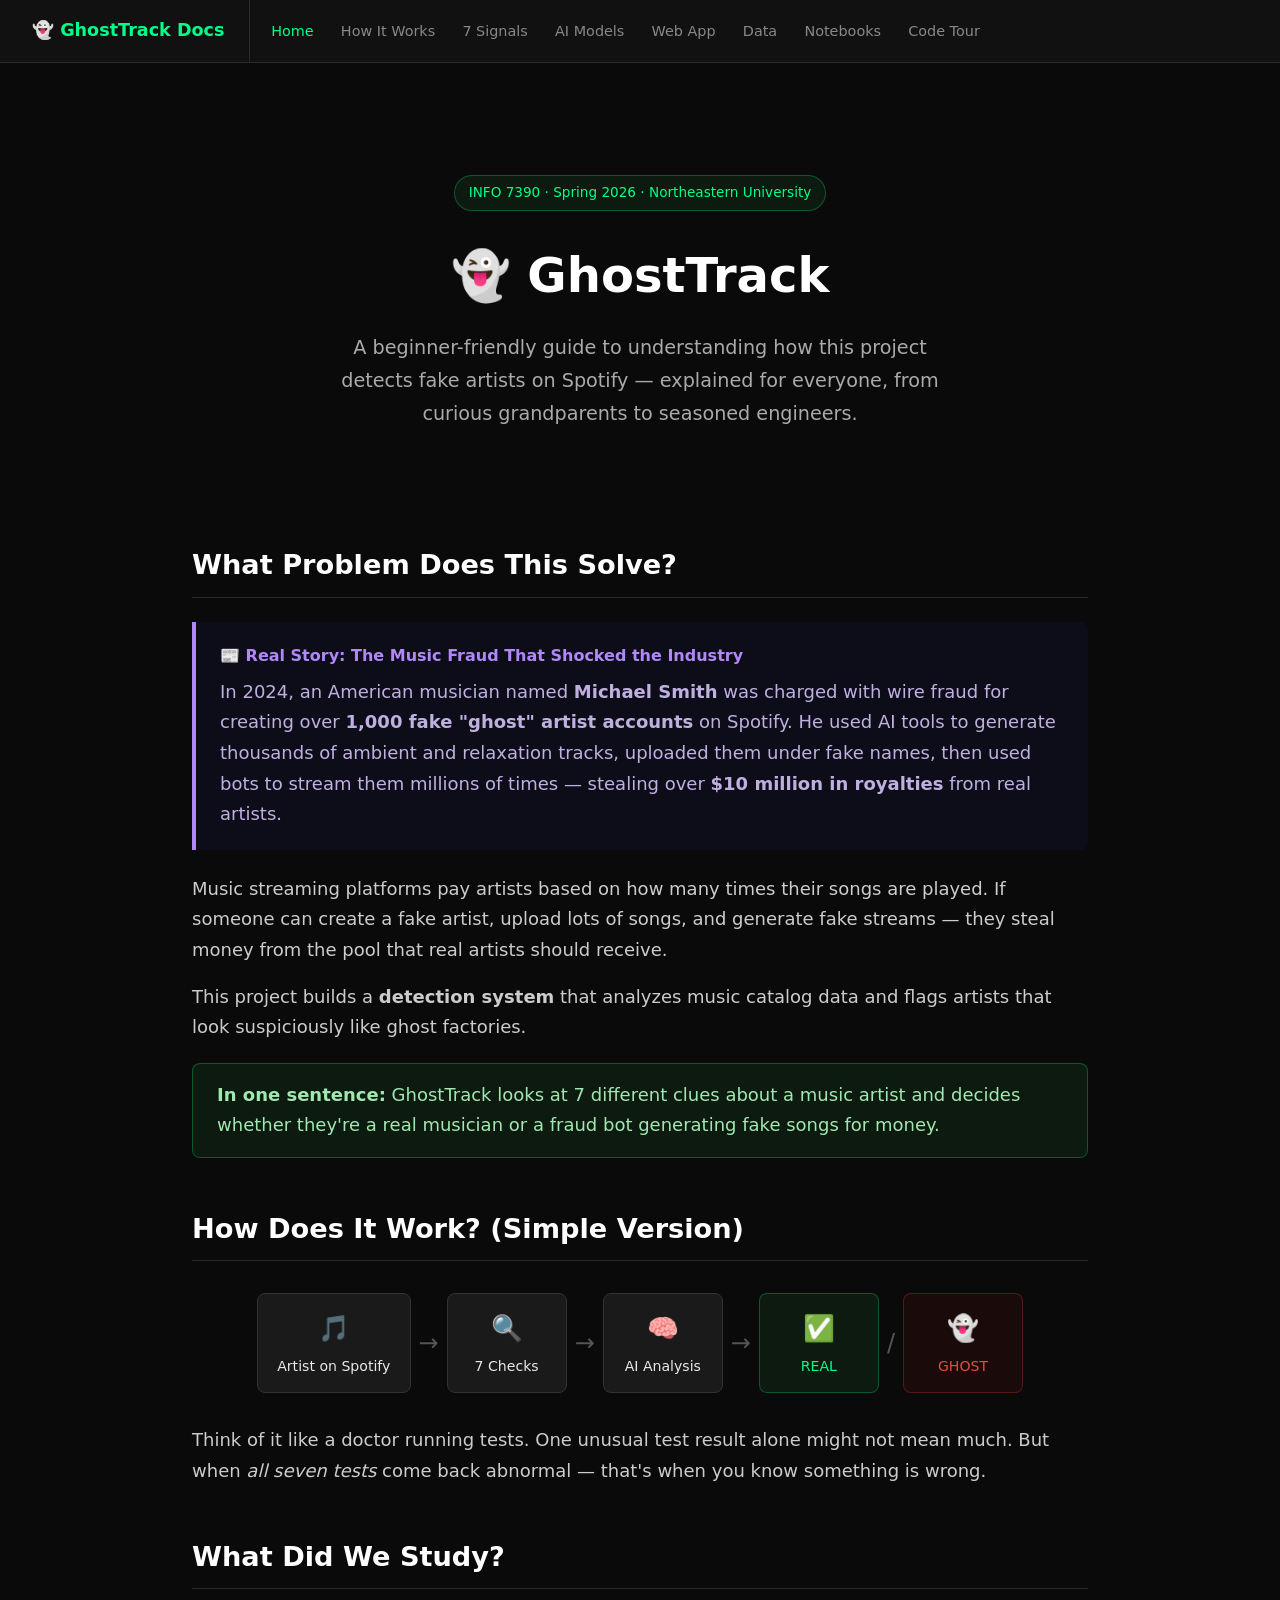
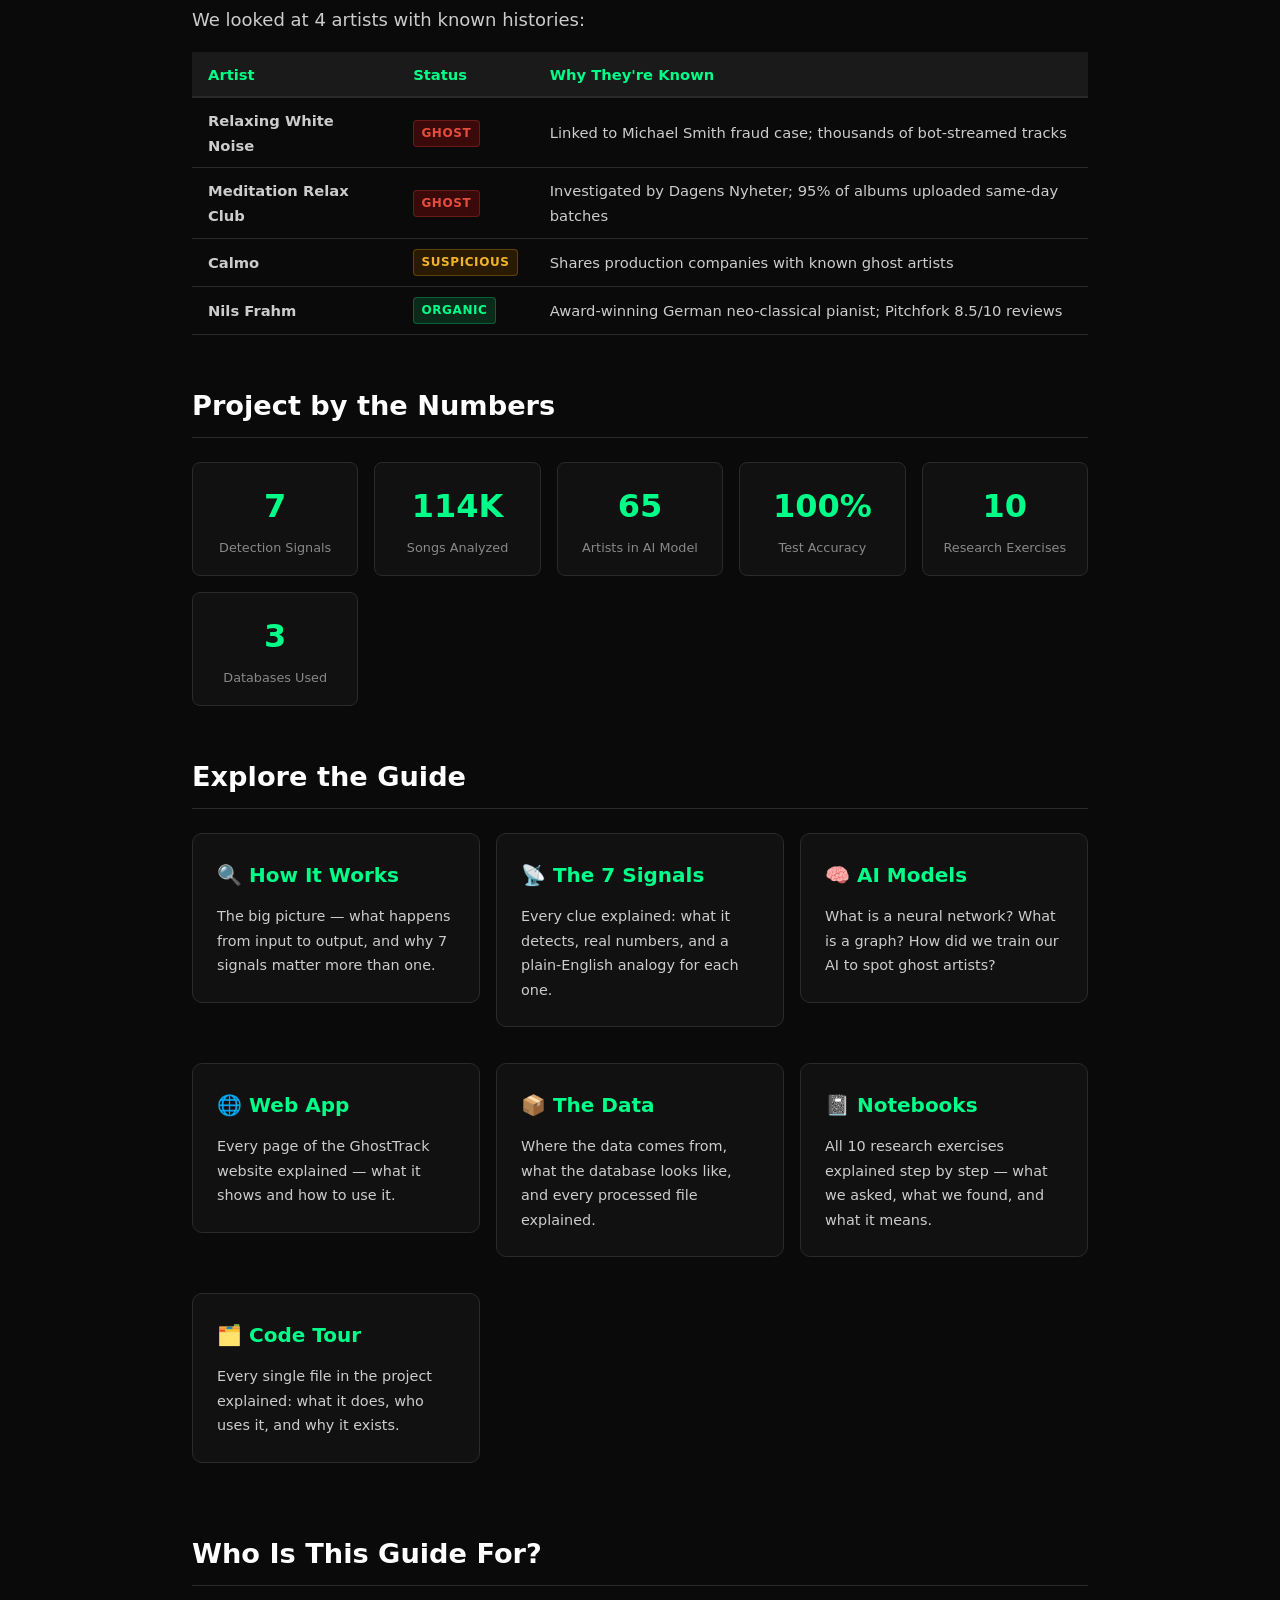
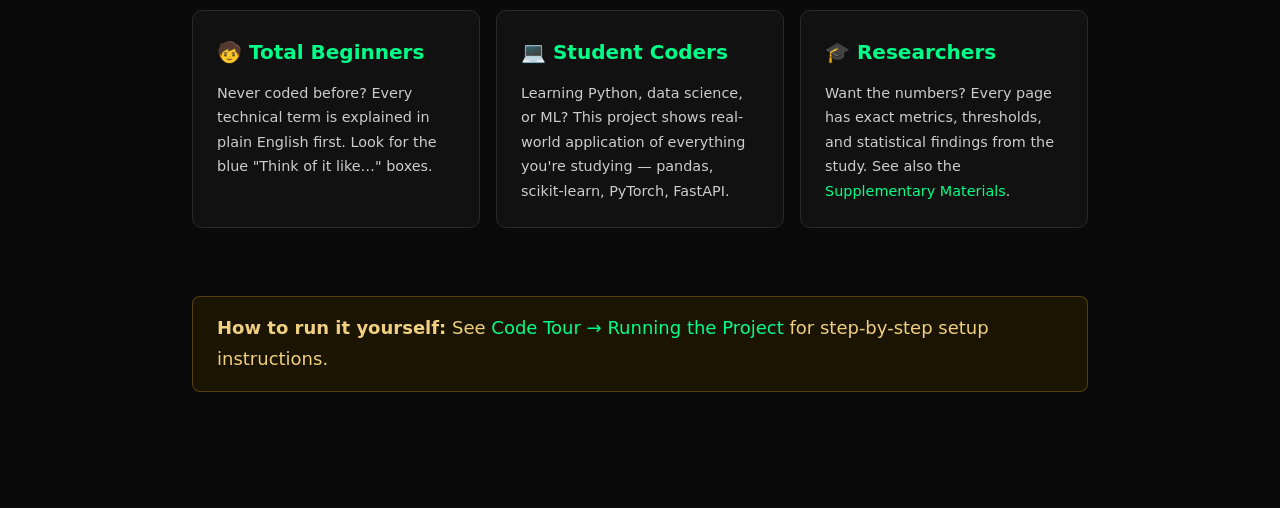
<file: docs/index.html>
<!DOCTYPE html>
<html lang="en">
<head>
<meta charset="UTF-8">
<meta name="viewport" content="width=device-width, initial-scale=1.0">
<title>GhostTrack Docs — Home</title>
<link rel="stylesheet" href="_shared.css">
<style>
.hero-badge { display:inline-block; background:#0d1a10; border:1px solid #00ff8844; color:#00ff88; padding:0.4em 1em; border-radius:20px; font-size:0.85rem; margin-bottom:1.5rem; }
.flow-diagram { display:flex; align-items:center; justify-content:center; gap:0; flex-wrap:wrap; margin:2rem 0; }
.flow-box { background:#1a1a1a; border:1px solid #333; border-radius:8px; padding:0.8rem 1.2rem; text-align:center; font-size:0.88rem; min-width:120px; }
.flow-box .icon { font-size:1.6rem; margin-bottom:0.3rem; }
.flow-box.green { border-color:#00ff8844; background:#0d1a10; color:#00ff88; }
.flow-box.red { border-color:#e74c3c44; background:#1a0a0a; color:#e74c3c; }
.flow-arrow { color:#555; font-size:1.5rem; padding:0 0.5rem; }
.story-box { background:#0d0d1a; border-left:4px solid #b088f9; border-radius:0 8px 8px 0; padding:1.25rem 1.5rem; margin:1.5rem 0; }
.story-box h4 { color:#b088f9; margin-top:0; font-size:1rem; }
.story-box p { color:#c0b0e0; margin:0; }
.stat-row { display:grid; grid-template-columns:repeat(auto-fill,minmax(160px,1fr)); gap:1rem; margin:1.5rem 0; }
.stat-box { background:#111; border:1px solid #2a2a2a; border-radius:8px; padding:1rem; text-align:center; }
.stat-box .num { font-size:2rem; font-weight:800; color:#00ff88; }
.stat-box .label { font-size:0.8rem; color:#888; margin-top:0.25rem; }
</style>
</head>
<body>
<nav>
  <div class="nav-logo">👻 GhostTrack Docs</div>
  <a href="index.html" class="active">Home</a>
  <a href="how-it-works.html">How It Works</a>
  <a href="signals.html">7 Signals</a>
  <a href="models.html">AI Models</a>
  <a href="frontend.html">Web App</a>
  <a href="data.html">Data</a>
  <a href="notebooks.html">Notebooks</a>
  <a href="code-tour.html">Code Tour</a>
</nav>

<div class="page-wrap">

  <div class="hero">
    <div class="hero-badge">INFO 7390 · Spring 2026 · Northeastern University</div>
    <h1>👻 GhostTrack</h1>
    <p style="color:#aaa;font-size:1.2rem;">A beginner-friendly guide to understanding how this project detects fake artists on Spotify — explained for everyone, from curious grandparents to seasoned engineers.</p>
  </div>

  <h2>What Problem Does This Solve?</h2>

  <div class="story-box">
    <h4>📰 Real Story: The Music Fraud That Shocked the Industry</h4>
    <p>In 2024, an American musician named <strong>Michael Smith</strong> was charged with wire fraud for creating over <strong>1,000 fake "ghost" artist accounts</strong> on Spotify. He used AI tools to generate thousands of ambient and relaxation tracks, uploaded them under fake names, then used bots to stream them millions of times — stealing over <strong>$10 million in royalties</strong> from real artists.</p>
  </div>

  <p>Music streaming platforms pay artists based on how many times their songs are played. If someone can create a fake artist, upload lots of songs, and generate fake streams — they steal money from the pool that real artists should receive.</p>

  <p>This project builds a <strong>detection system</strong> that analyzes music catalog data and flags artists that look suspiciously like ghost factories.</p>

  <div class="callout green">
    <strong>In one sentence:</strong> GhostTrack looks at 7 different clues about a music artist and decides whether they're a real musician or a fraud bot generating fake songs for money.
  </div>

  <h2>How Does It Work? (Simple Version)</h2>

  <div class="flow-diagram">
    <div class="flow-box">
      <div class="icon">🎵</div>
      <div>Artist on Spotify</div>
    </div>
    <div class="flow-arrow">→</div>
    <div class="flow-box">
      <div class="icon">🔍</div>
      <div>7 Checks</div>
    </div>
    <div class="flow-arrow">→</div>
    <div class="flow-box">
      <div class="icon">🧠</div>
      <div>AI Analysis</div>
    </div>
    <div class="flow-arrow">→</div>
    <div class="flow-box green">
      <div class="icon">✅</div>
      <div>REAL</div>
    </div>
    <span style="color:#555;padding:0 0.5rem;font-size:1.5rem;">/</span>
    <div class="flow-box red">
      <div class="icon">👻</div>
      <div>GHOST</div>
    </div>
  </div>

  <p>Think of it like a doctor running tests. One unusual test result alone might not mean much. But when <em>all seven tests</em> come back abnormal — that's when you know something is wrong.</p>

  <h2>What Did We Study?</h2>
  <p>We looked at 4 artists with known histories:</p>

  <table>
    <thead>
      <tr><th>Artist</th><th>Status</th><th>Why They're Known</th></tr>
    </thead>
    <tbody>
      <tr>
        <td><strong>Relaxing White Noise</strong></td>
        <td><span class="badge ghost">Ghost</span></td>
        <td>Linked to Michael Smith fraud case; thousands of bot-streamed tracks</td>
      </tr>
      <tr>
        <td><strong>Meditation Relax Club</strong></td>
        <td><span class="badge ghost">Ghost</span></td>
        <td>Investigated by Dagens Nyheter; 95% of albums uploaded same-day batches</td>
      </tr>
      <tr>
        <td><strong>Calmo</strong></td>
        <td><span class="badge suspicious">Suspicious</span></td>
        <td>Shares production companies with known ghost artists</td>
      </tr>
      <tr>
        <td><strong>Nils Frahm</strong></td>
        <td><span class="badge organic">Organic</span></td>
        <td>Award-winning German neo-classical pianist; Pitchfork 8.5/10 reviews</td>
      </tr>
    </tbody>
  </table>

  <h2>Project by the Numbers</h2>
  <div class="stat-row">
    <div class="stat-box"><div class="num">7</div><div class="label">Detection Signals</div></div>
    <div class="stat-box"><div class="num">114K</div><div class="label">Songs Analyzed</div></div>
    <div class="stat-box"><div class="num">65</div><div class="label">Artists in AI Model</div></div>
    <div class="stat-box"><div class="num">100%</div><div class="label">Test Accuracy</div></div>
    <div class="stat-box"><div class="num">10</div><div class="label">Research Exercises</div></div>
    <div class="stat-box"><div class="num">3</div><div class="label">Databases Used</div></div>
  </div>

  <h2>Explore the Guide</h2>
  <div class="card-grid">
    <a href="how-it-works.html" style="text-decoration:none">
      <div class="card">
        <h3>🔍 How It Works</h3>
        <p>The big picture — what happens from input to output, and why 7 signals matter more than one.</p>
      </div>
    </a>
    <a href="signals.html" style="text-decoration:none">
      <div class="card">
        <h3>📡 The 7 Signals</h3>
        <p>Every clue explained: what it detects, real numbers, and a plain-English analogy for each one.</p>
      </div>
    </a>
    <a href="models.html" style="text-decoration:none">
      <div class="card">
        <h3>🧠 AI Models</h3>
        <p>What is a neural network? What is a graph? How did we train our AI to spot ghost artists?</p>
      </div>
    </a>
    <a href="frontend.html" style="text-decoration:none">
      <div class="card">
        <h3>🌐 Web App</h3>
        <p>Every page of the GhostTrack website explained — what it shows and how to use it.</p>
      </div>
    </a>
    <a href="data.html" style="text-decoration:none">
      <div class="card">
        <h3>📦 The Data</h3>
        <p>Where the data comes from, what the database looks like, and every processed file explained.</p>
      </div>
    </a>
    <a href="notebooks.html" style="text-decoration:none">
      <div class="card">
        <h3>📓 Notebooks</h3>
        <p>All 10 research exercises explained step by step — what we asked, what we found, and what it means.</p>
      </div>
    </a>
    <a href="code-tour.html" style="text-decoration:none">
      <div class="card">
        <h3>🗂️ Code Tour</h3>
        <p>Every single file in the project explained: what it does, who uses it, and why it exists.</p>
      </div>
    </a>
  </div>

  <h2>Who Is This Guide For?</h2>
  <div class="card-grid">
    <div class="card">
      <h3>🧒 Total Beginners</h3>
      <p>Never coded before? Every technical term is explained in plain English first. Look for the blue "Think of it like…" boxes.</p>
    </div>
    <div class="card">
      <h3>💻 Student Coders</h3>
      <p>Learning Python, data science, or ML? This project shows real-world application of everything you're studying — pandas, scikit-learn, PyTorch, FastAPI.</p>
    </div>
    <div class="card">
      <h3>🎓 Researchers</h3>
      <p>Want the numbers? Every page has exact metrics, thresholds, and statistical findings from the study. See also the <a href="../paper/SUPPLEMENTARY_MATERIALS.md">Supplementary Materials</a>.</p>
    </div>
  </div>

  <div class="callout yellow" style="margin-top:3rem;">
    <strong>How to run it yourself:</strong> See <a href="code-tour.html#running">Code Tour → Running the Project</a> for step-by-step setup instructions.
  </div>

</div>
</body>
</html>
</file>
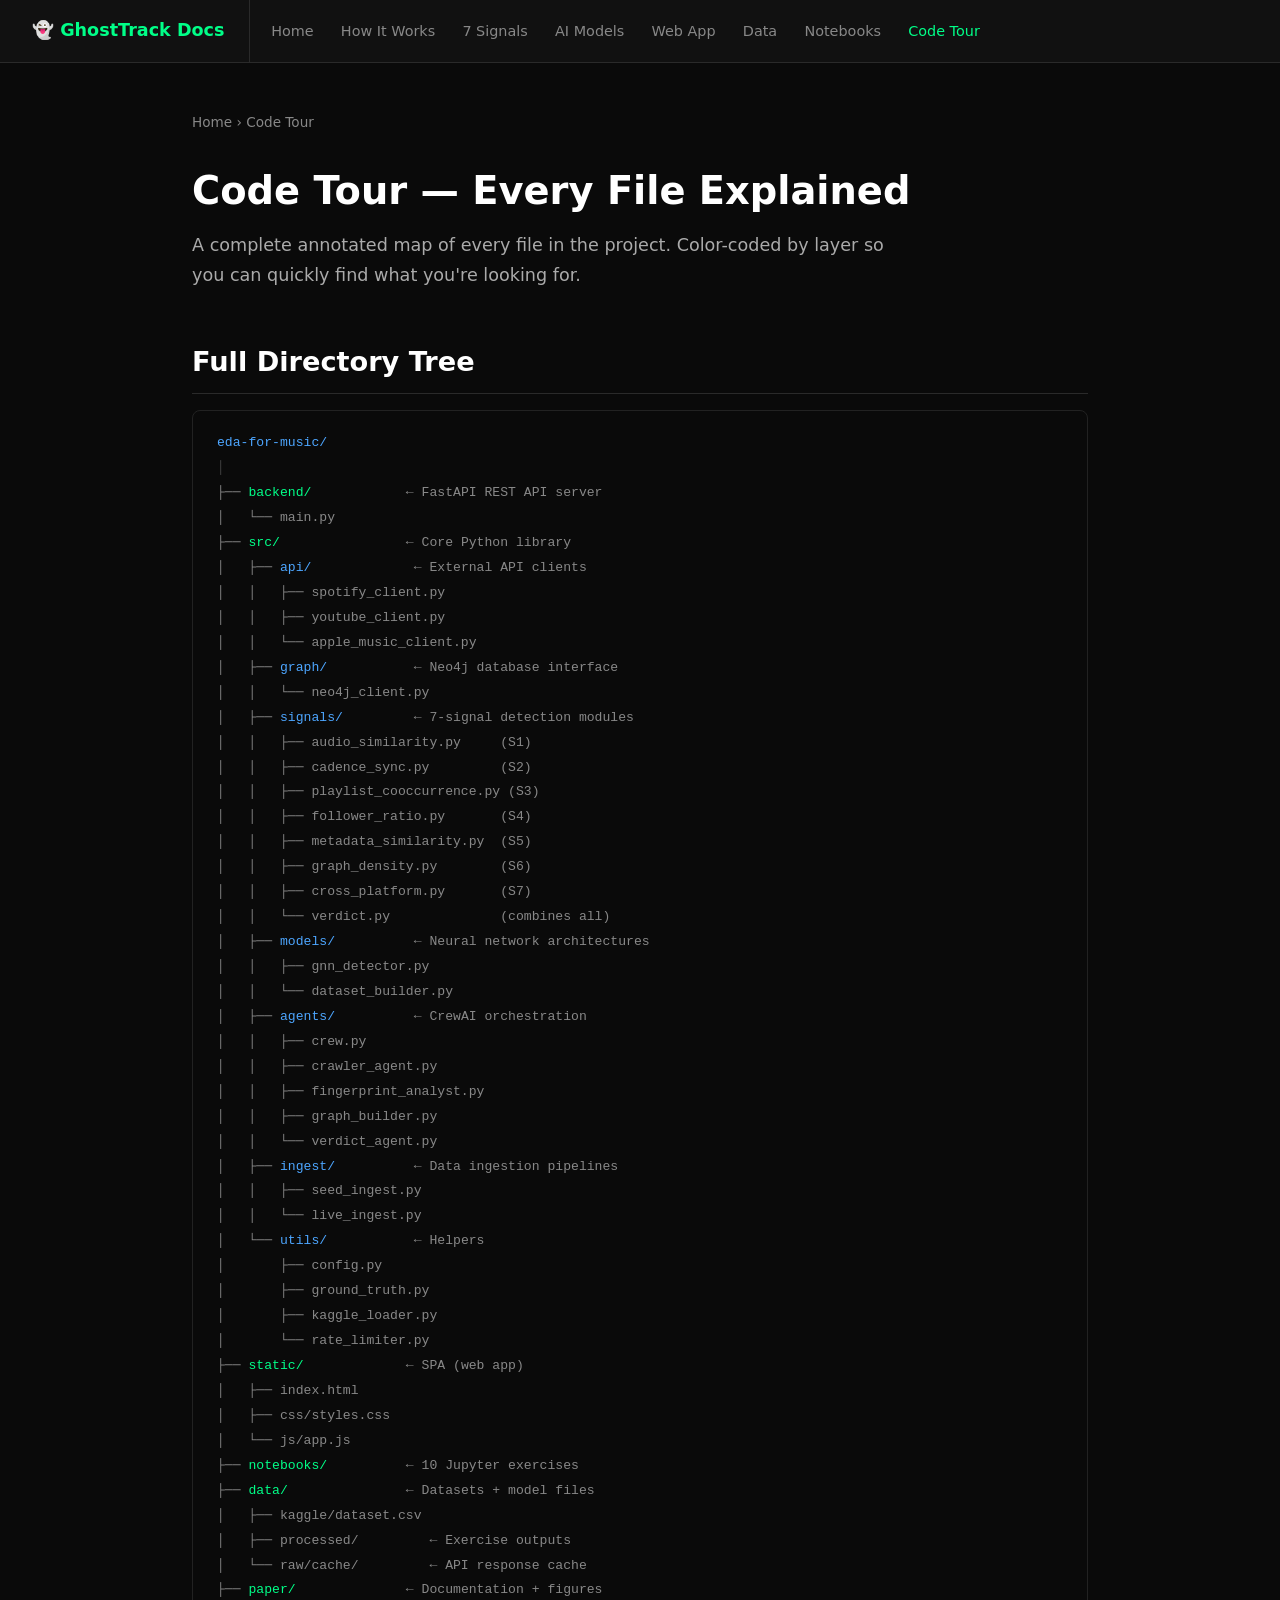
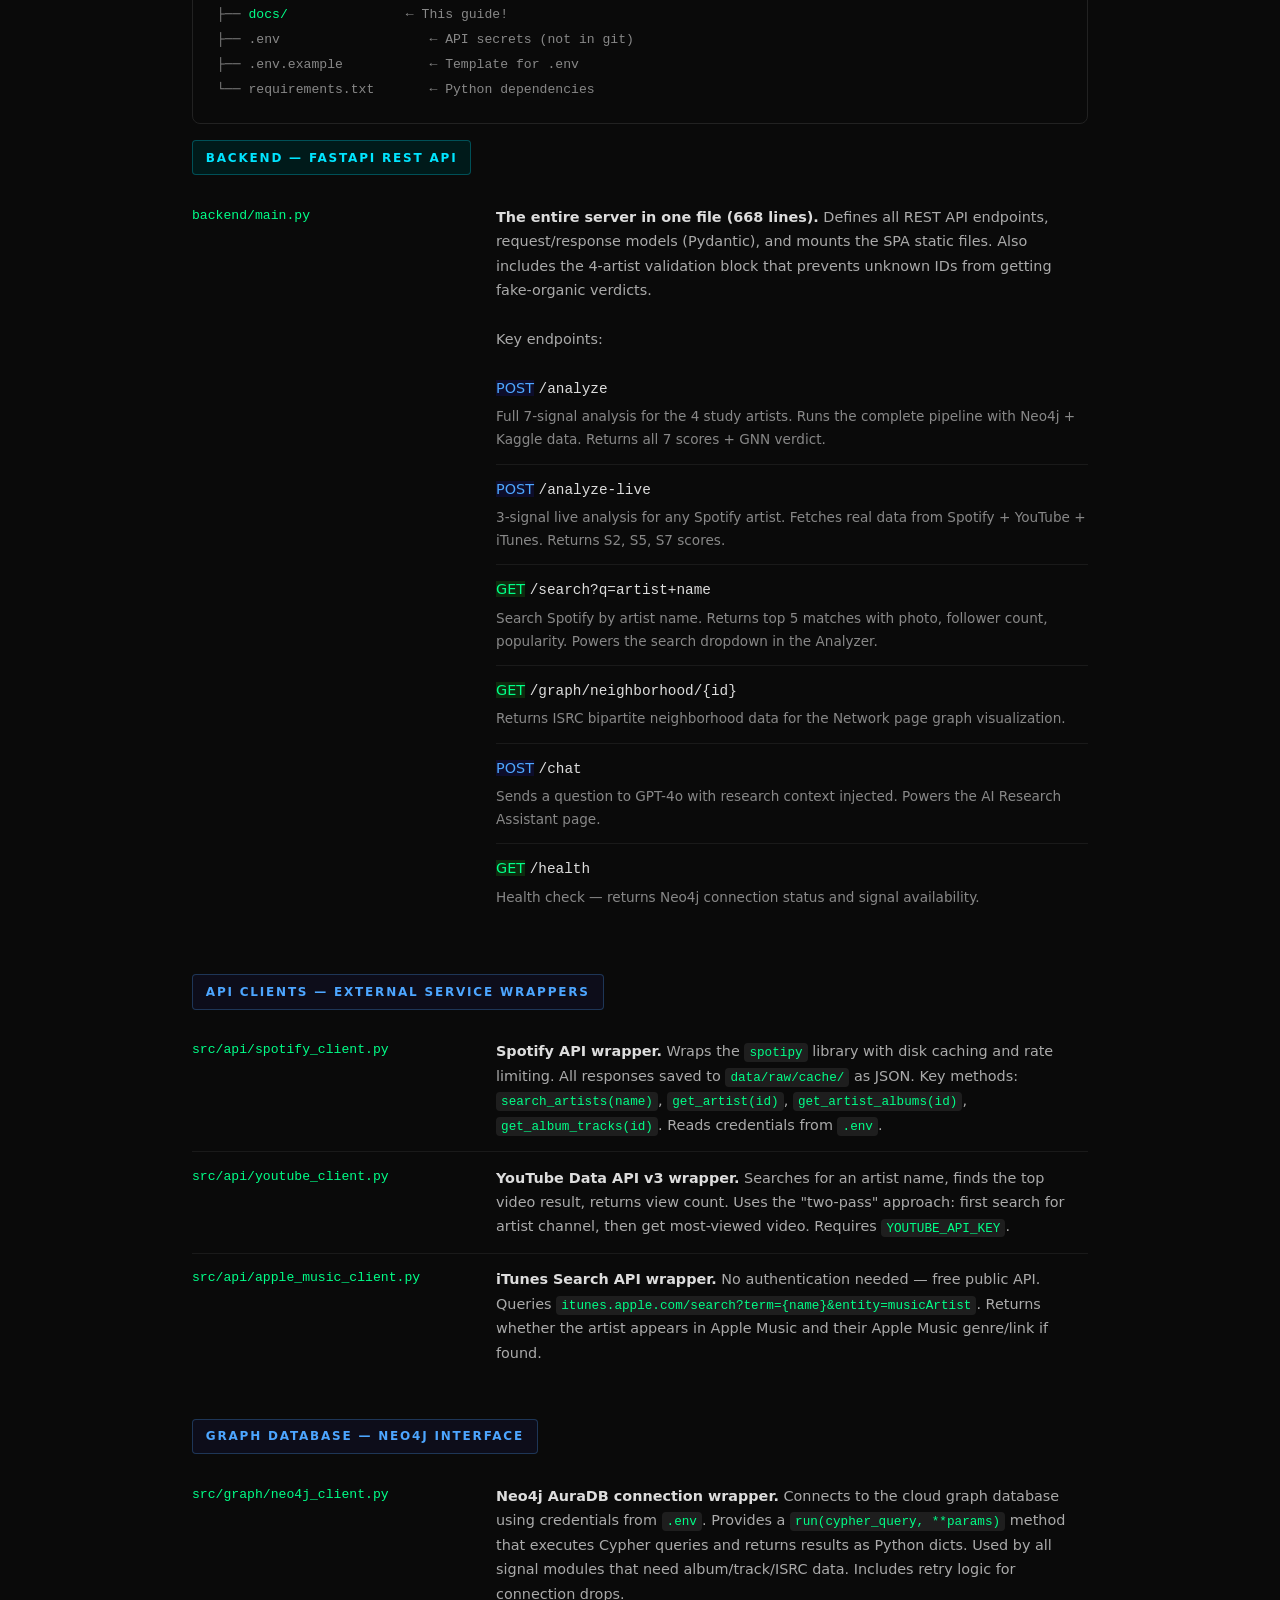
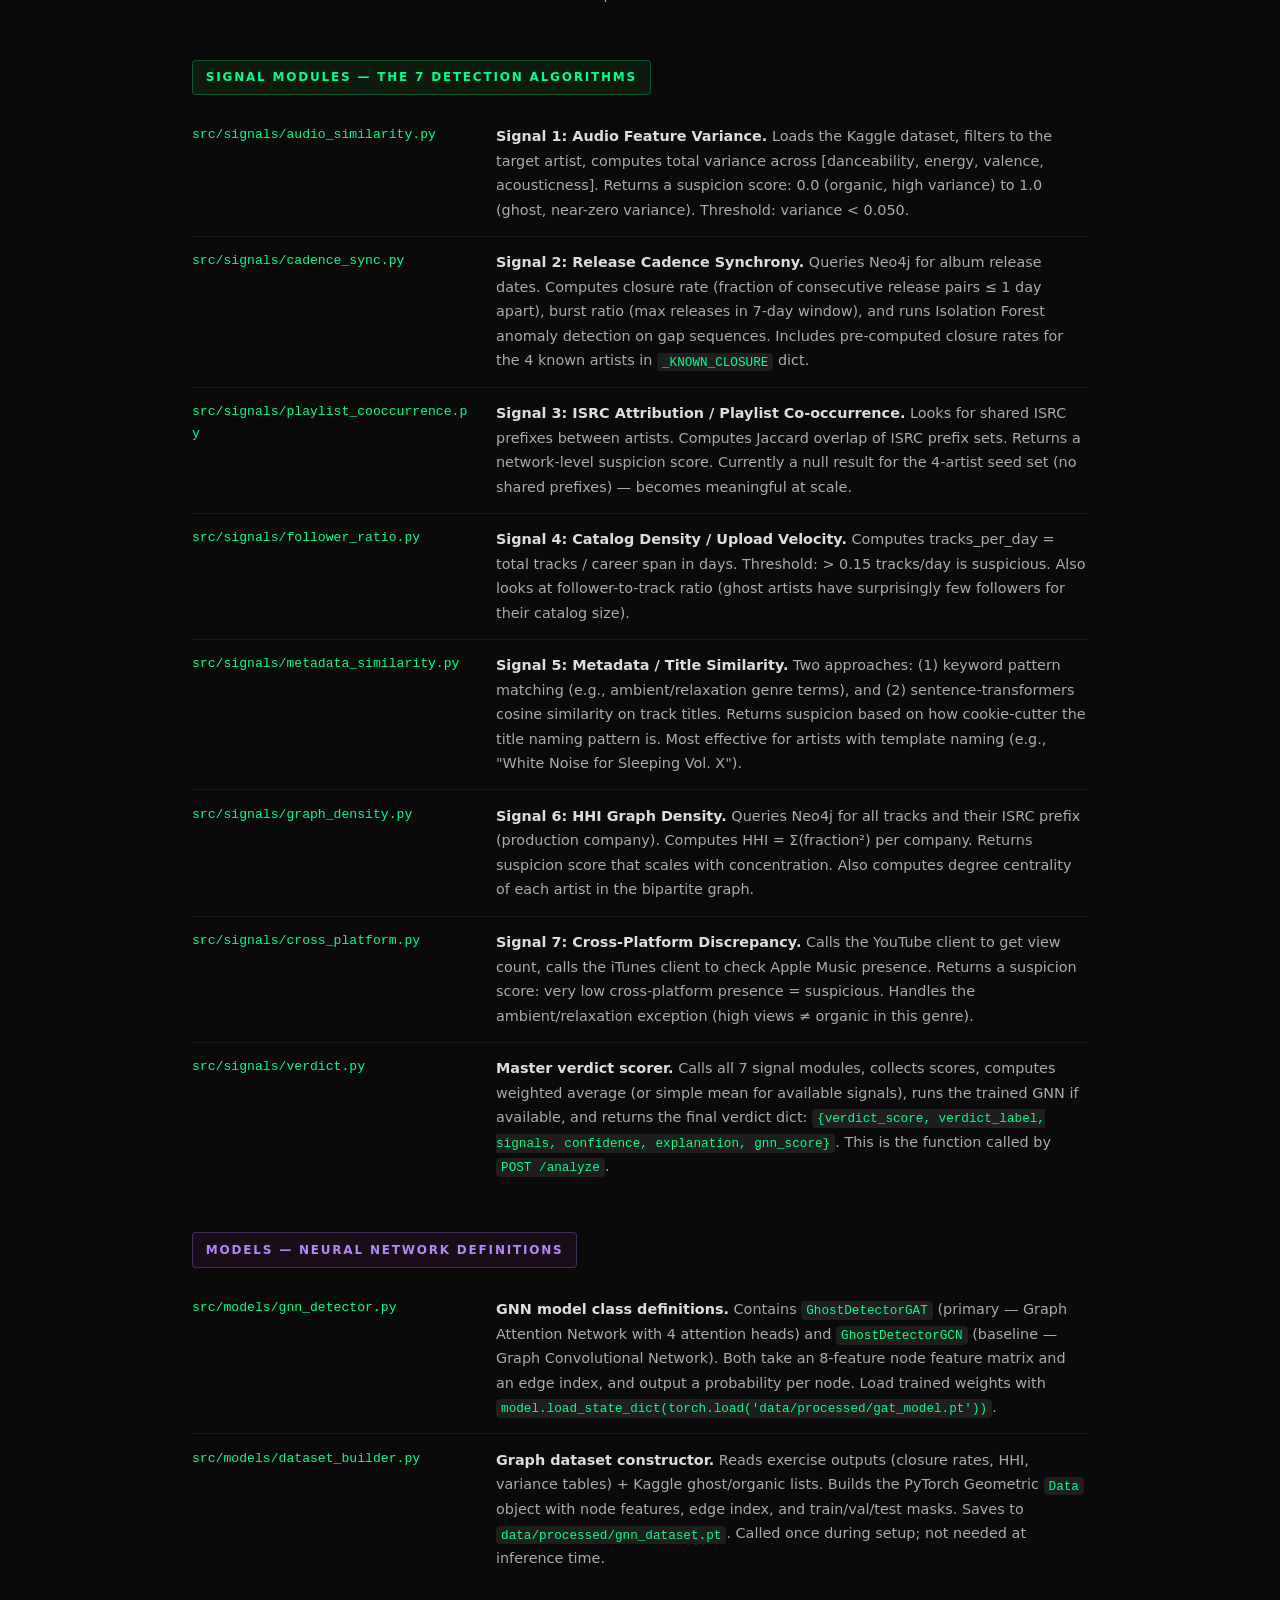
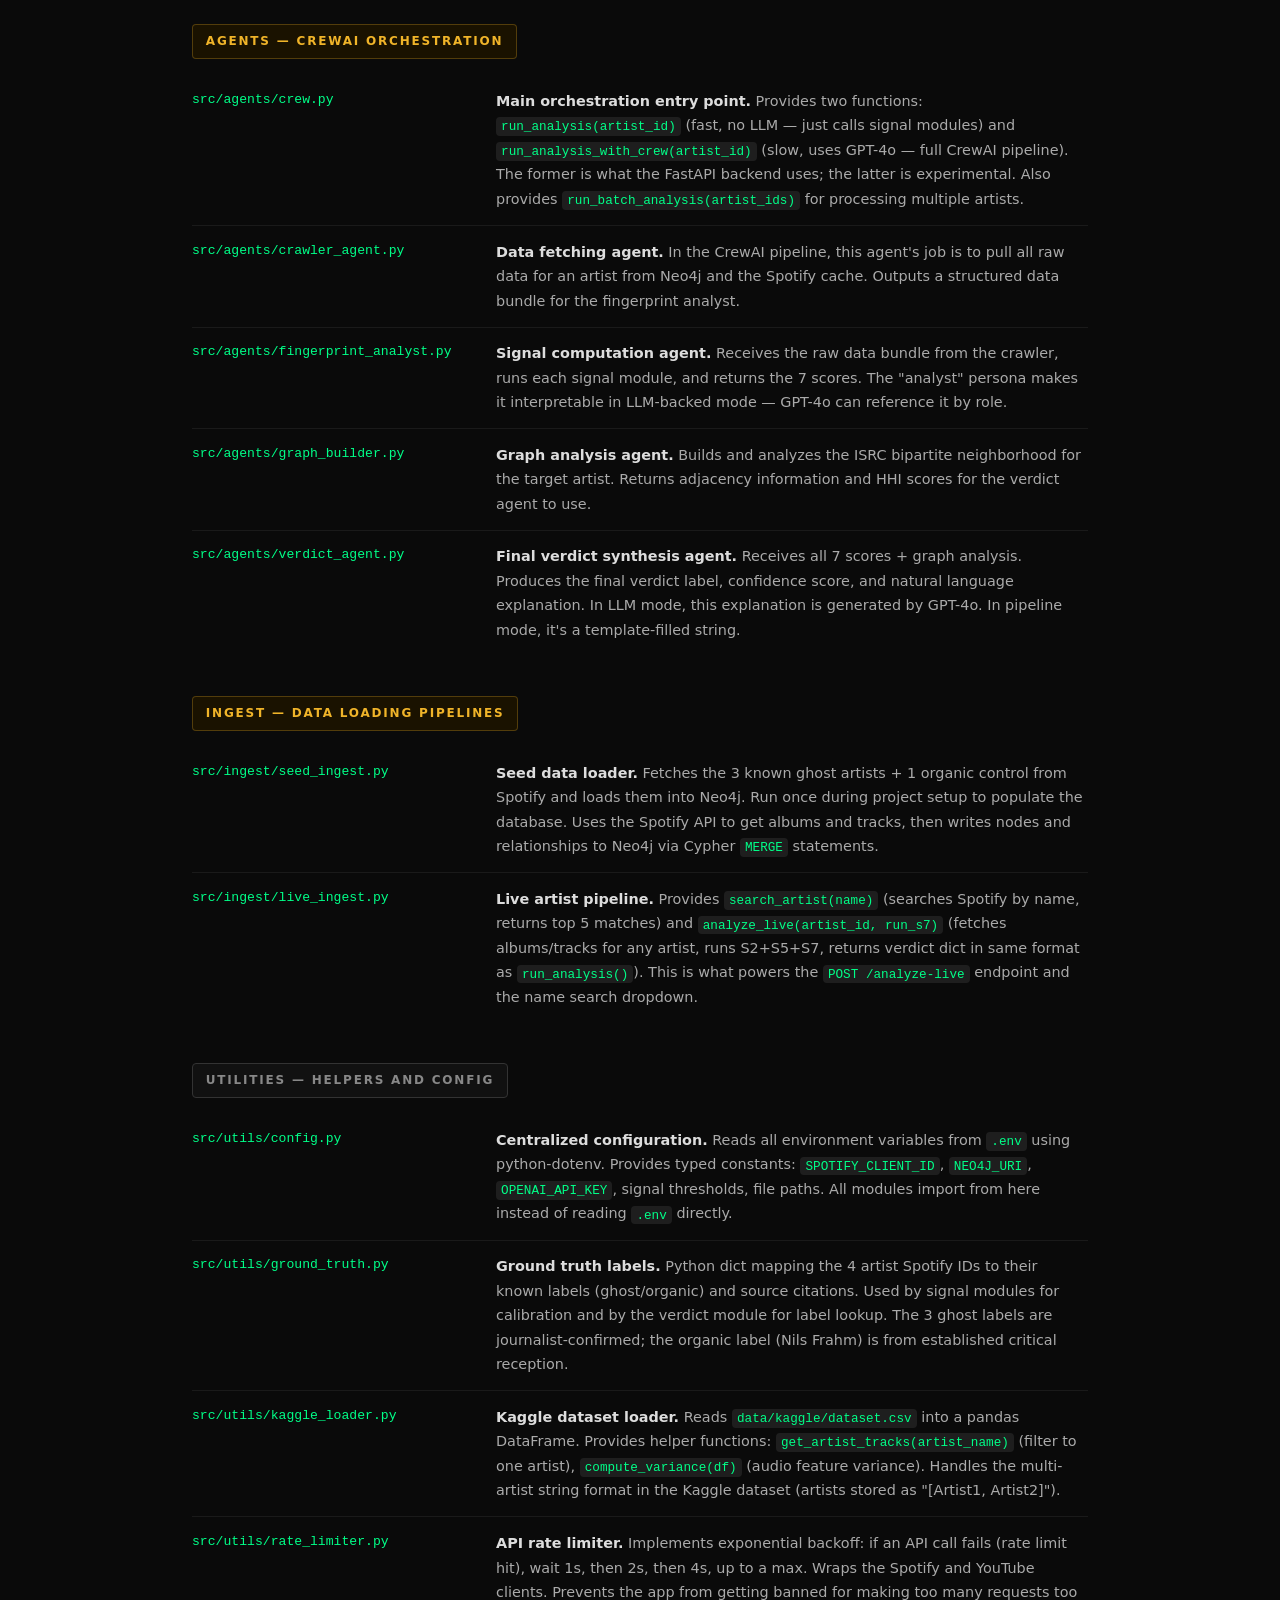
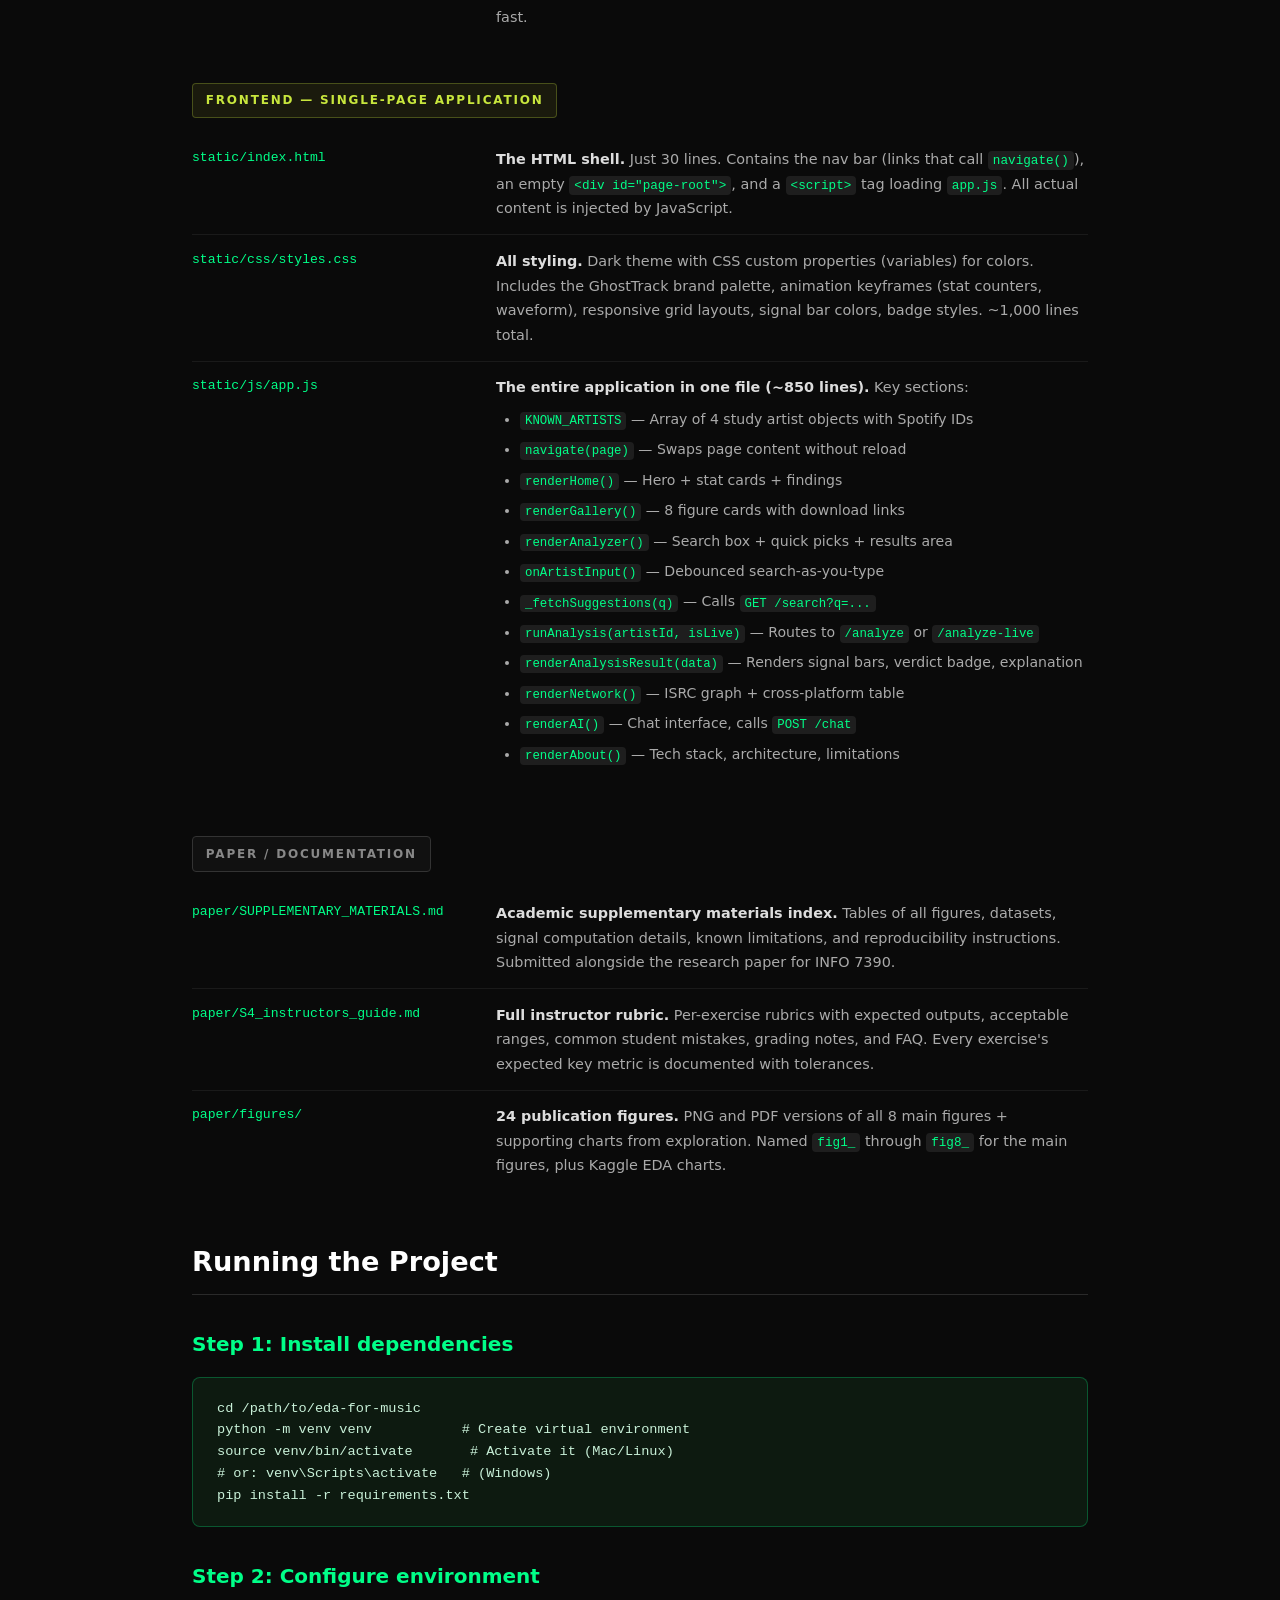
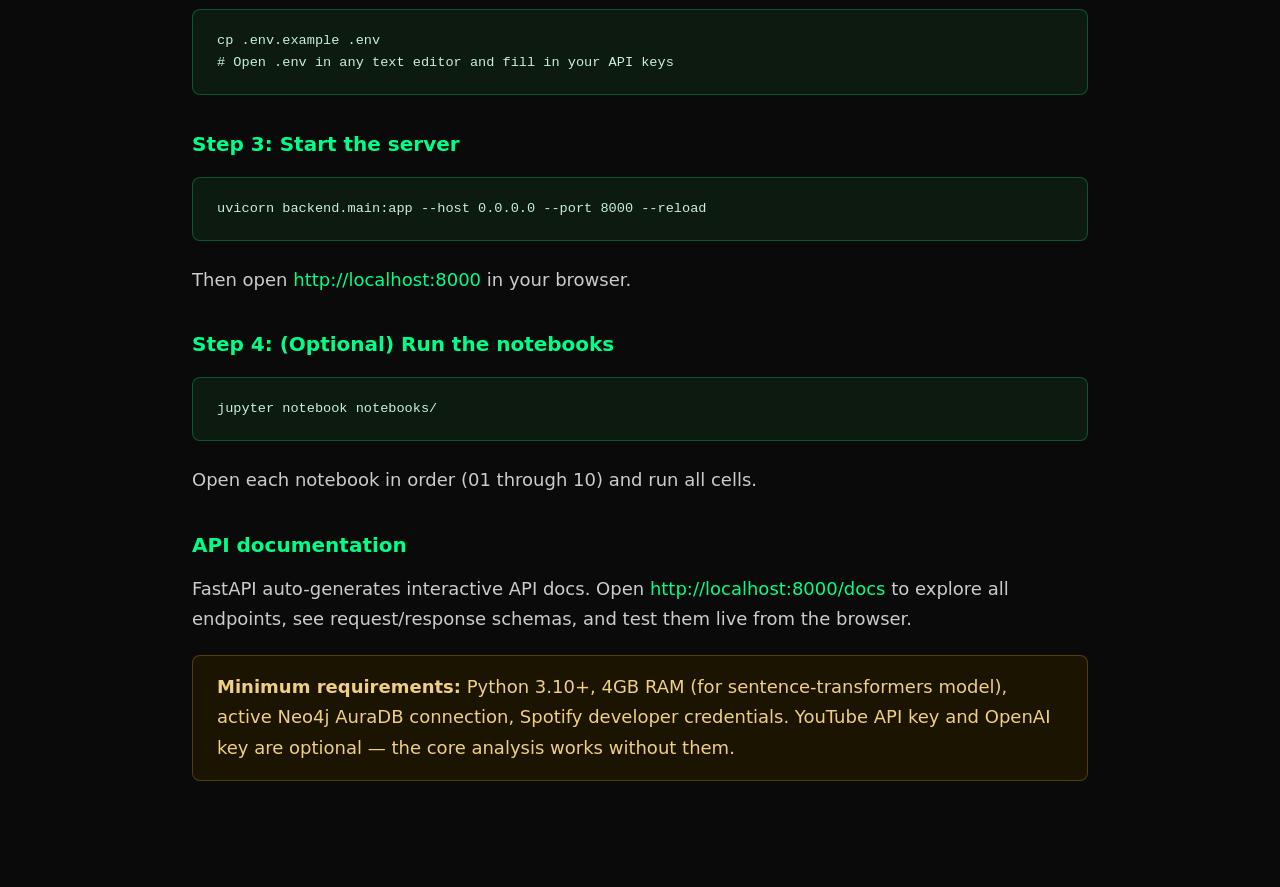
<file: docs/code-tour.html>
<!DOCTYPE html>
<html lang="en">
<head>
<meta charset="UTF-8">
<meta name="viewport" content="width=device-width, initial-scale=1.0">
<title>GhostTrack Docs — Code Tour</title>
<link rel="stylesheet" href="_shared.css">
<style>
.layer-section { margin-bottom: 2.5rem; }
.layer-title {
  font-size: 0.75rem; font-weight: 700; text-transform: uppercase; letter-spacing: 0.15em;
  padding: 0.4rem 0.8rem; border-radius: 4px; display: inline-block; margin-bottom: 1rem;
}
.layer-api { background: #0d0d1a; color: #4da6ff; border: 1px solid #4da6ff44; }
.layer-signals { background: #0d1a10; color: #00ff88; border: 1px solid #00ff8844; }
.layer-models { background: #1a0d1a; color: #b088f9; border: 1px solid #b088f944; }
.layer-agents { background: #1a1200; color: #f0b429; border: 1px solid #f0b42944; }
.layer-backend { background: #001a1a; color: #00e5ff; border: 1px solid #00e5ff44; }
.layer-frontend { background: #1a1a0d; color: #c8e63d; border: 1px solid #c8e63d44; }
.layer-infra { background: #111; color: #888; border: 1px solid #333; }

.file-row {
  display: grid; grid-template-columns: 280px 1fr; gap: 1.5rem;
  padding: 0.85rem 0; border-bottom: 1px solid #1a1a1a; align-items: start;
}
.file-row:last-child { border-bottom: none; }
.file-path { font-family: monospace; font-size: 0.82rem; color: #00ff88; word-break: break-all; }
.file-desc { font-size: 0.9rem; color: #aaa; }
.file-desc strong { color: #ddd; }

.tree {
  font-family: monospace; font-size: 0.82rem; line-height: 1.9;
  color: #888; background: #0a0a0a; border: 1px solid #222;
  border-radius: 8px; padding: 1.25rem 1.5rem; overflow-x: auto;
  white-space: pre; margin: 1rem 0;
}
.tree .dir { color: #4da6ff; }
.tree .file { color: #aaa; }
.tree .highlight { color: #00ff88; }
.tree .dim { color: #444; }

.endpoint-row { padding: 0.75rem 0; border-bottom: 1px solid #1a1a1a; }
.endpoint-row:last-child { border-bottom: none; }
.method-badge { display: inline-block; padding: 0.2em 0.5em; border-radius: 3px; font-size: 0.75rem; font-weight: 700; font-family: monospace; margin-right: 0.5rem; }
.method-get { background: #0d2a0d; color: #00ff88; }
.method-post { background: #0d0d2a; color: #4da6ff; }
.endpoint-path { font-family: monospace; font-size: 0.9rem; color: #ddd; }
.endpoint-desc { font-size: 0.85rem; color: #888; margin-top: 0.25rem; }
</style>
</head>
<body>
<nav>
  <div class="nav-logo">👻 GhostTrack Docs</div>
  <a href="index.html">Home</a>
  <a href="how-it-works.html">How It Works</a>
  <a href="signals.html">7 Signals</a>
  <a href="models.html">AI Models</a>
  <a href="frontend.html">Web App</a>
  <a href="data.html">Data</a>
  <a href="notebooks.html">Notebooks</a>
  <a href="code-tour.html" class="active">Code Tour</a>
</nav>

<div class="page-wrap">
  <div class="breadcrumb"><a href="index.html">Home</a> › Code Tour</div>
  <h1>Code Tour — Every File Explained</h1>
  <p class="section-intro">A complete annotated map of every file in the project. Color-coded by layer so you can quickly find what you're looking for.</p>

  <h2>Full Directory Tree</h2>
  <div class="tree"><span class="dir">eda-for-music/</span>
<span class="dim">│</span>
├── <span class="highlight">backend/</span>            ← FastAPI REST API server
│   └── main.py
├── <span class="highlight">src/</span>                ← Core Python library
│   ├── <span class="dir">api/</span>             ← External API clients
│   │   ├── spotify_client.py
│   │   ├── youtube_client.py
│   │   └── apple_music_client.py
│   ├── <span class="dir">graph/</span>           ← Neo4j database interface
│   │   └── neo4j_client.py
│   ├── <span class="dir">signals/</span>         ← 7-signal detection modules
│   │   ├── audio_similarity.py     (S1)
│   │   ├── cadence_sync.py         (S2)
│   │   ├── playlist_cooccurrence.py (S3)
│   │   ├── follower_ratio.py       (S4)
│   │   ├── metadata_similarity.py  (S5)
│   │   ├── graph_density.py        (S6)
│   │   ├── cross_platform.py       (S7)
│   │   └── verdict.py              (combines all)
│   ├── <span class="dir">models/</span>          ← Neural network architectures
│   │   ├── gnn_detector.py
│   │   └── dataset_builder.py
│   ├── <span class="dir">agents/</span>          ← CrewAI orchestration
│   │   ├── crew.py
│   │   ├── crawler_agent.py
│   │   ├── fingerprint_analyst.py
│   │   ├── graph_builder.py
│   │   └── verdict_agent.py
│   ├── <span class="dir">ingest/</span>          ← Data ingestion pipelines
│   │   ├── seed_ingest.py
│   │   └── live_ingest.py
│   └── <span class="dir">utils/</span>           ← Helpers
│       ├── config.py
│       ├── ground_truth.py
│       ├── kaggle_loader.py
│       └── rate_limiter.py
├── <span class="highlight">static/</span>             ← SPA (web app)
│   ├── index.html
│   ├── css/styles.css
│   └── js/app.js
├── <span class="highlight">notebooks/</span>          ← 10 Jupyter exercises
├── <span class="highlight">data/</span>               ← Datasets + model files
│   ├── kaggle/dataset.csv
│   ├── processed/         ← Exercise outputs
│   └── raw/cache/         ← API response cache
├── <span class="highlight">paper/</span>              ← Documentation + figures
├── <span class="highlight">docs/</span>               ← This guide!
├── .env                   ← API secrets (not in git)
├── .env.example           ← Template for .env
└── requirements.txt       ← Python dependencies</div>

  <!-- BACKEND LAYER -->
  <div class="layer-section">
    <div class="layer-title layer-backend">Backend — FastAPI REST API</div>

    <div class="file-row">
      <div class="file-path">backend/main.py</div>
      <div class="file-desc">
        <strong>The entire server in one file (668 lines).</strong> Defines all REST API endpoints, request/response models (Pydantic), and mounts the SPA static files. Also includes the 4-artist validation block that prevents unknown IDs from getting fake-organic verdicts.
        <br><br>Key endpoints:
        <div style="margin-top:0.75rem;">
          <div class="endpoint-row">
            <span class="method-post">POST</span>
            <span class="endpoint-path">/analyze</span>
            <div class="endpoint-desc">Full 7-signal analysis for the 4 study artists. Runs the complete pipeline with Neo4j + Kaggle data. Returns all 7 scores + GNN verdict.</div>
          </div>
          <div class="endpoint-row">
            <span class="method-post">POST</span>
            <span class="endpoint-path">/analyze-live</span>
            <div class="endpoint-desc">3-signal live analysis for any Spotify artist. Fetches real data from Spotify + YouTube + iTunes. Returns S2, S5, S7 scores.</div>
          </div>
          <div class="endpoint-row">
            <span class="method-get">GET</span>
            <span class="endpoint-path">/search?q=artist+name</span>
            <div class="endpoint-desc">Search Spotify by artist name. Returns top 5 matches with photo, follower count, popularity. Powers the search dropdown in the Analyzer.</div>
          </div>
          <div class="endpoint-row">
            <span class="method-get">GET</span>
            <span class="endpoint-path">/graph/neighborhood/{id}</span>
            <div class="endpoint-desc">Returns ISRC bipartite neighborhood data for the Network page graph visualization.</div>
          </div>
          <div class="endpoint-row">
            <span class="method-post">POST</span>
            <span class="endpoint-path">/chat</span>
            <div class="endpoint-desc">Sends a question to GPT-4o with research context injected. Powers the AI Research Assistant page.</div>
          </div>
          <div class="endpoint-row">
            <span class="method-get">GET</span>
            <span class="endpoint-path">/health</span>
            <div class="endpoint-desc">Health check — returns Neo4j connection status and signal availability.</div>
          </div>
        </div>
      </div>
    </div>
  </div>

  <!-- API LAYER -->
  <div class="layer-section">
    <div class="layer-title layer-api">API Clients — External Service Wrappers</div>

    <div class="file-row">
      <div class="file-path">src/api/spotify_client.py</div>
      <div class="file-desc"><strong>Spotify API wrapper.</strong> Wraps the <code>spotipy</code> library with disk caching and rate limiting. All responses saved to <code>data/raw/cache/</code> as JSON. Key methods: <code>search_artists(name)</code>, <code>get_artist(id)</code>, <code>get_artist_albums(id)</code>, <code>get_album_tracks(id)</code>. Reads credentials from <code>.env</code>.</div>
    </div>
    <div class="file-row">
      <div class="file-path">src/api/youtube_client.py</div>
      <div class="file-desc"><strong>YouTube Data API v3 wrapper.</strong> Searches for an artist name, finds the top video result, returns view count. Uses the "two-pass" approach: first search for artist channel, then get most-viewed video. Requires <code>YOUTUBE_API_KEY</code>.</div>
    </div>
    <div class="file-row">
      <div class="file-path">src/api/apple_music_client.py</div>
      <div class="file-desc"><strong>iTunes Search API wrapper.</strong> No authentication needed — free public API. Queries <code>itunes.apple.com/search?term={name}&entity=musicArtist</code>. Returns whether the artist appears in Apple Music and their Apple Music genre/link if found.</div>
    </div>
  </div>

  <!-- GRAPH LAYER -->
  <div class="layer-section">
    <div class="layer-title layer-api">Graph Database — Neo4j Interface</div>

    <div class="file-row">
      <div class="file-path">src/graph/neo4j_client.py</div>
      <div class="file-desc"><strong>Neo4j AuraDB connection wrapper.</strong> Connects to the cloud graph database using credentials from <code>.env</code>. Provides a <code>run(cypher_query, **params)</code> method that executes Cypher queries and returns results as Python dicts. Used by all signal modules that need album/track/ISRC data. Includes retry logic for connection drops.</div>
    </div>
  </div>

  <!-- SIGNALS LAYER -->
  <div class="layer-section">
    <div class="layer-title layer-signals">Signal Modules — The 7 Detection Algorithms</div>

    <div class="file-row">
      <div class="file-path">src/signals/audio_similarity.py</div>
      <div class="file-desc"><strong>Signal 1: Audio Feature Variance.</strong> Loads the Kaggle dataset, filters to the target artist, computes total variance across [danceability, energy, valence, acousticness]. Returns a suspicion score: 0.0 (organic, high variance) to 1.0 (ghost, near-zero variance). Threshold: variance &lt; 0.050.</div>
    </div>
    <div class="file-row">
      <div class="file-path">src/signals/cadence_sync.py</div>
      <div class="file-desc"><strong>Signal 2: Release Cadence Synchrony.</strong> Queries Neo4j for album release dates. Computes closure rate (fraction of consecutive release pairs ≤ 1 day apart), burst ratio (max releases in 7-day window), and runs Isolation Forest anomaly detection on gap sequences. Includes pre-computed closure rates for the 4 known artists in <code>_KNOWN_CLOSURE</code> dict.</div>
    </div>
    <div class="file-row">
      <div class="file-path">src/signals/playlist_cooccurrence.py</div>
      <div class="file-desc"><strong>Signal 3: ISRC Attribution / Playlist Co-occurrence.</strong> Looks for shared ISRC prefixes between artists. Computes Jaccard overlap of ISRC prefix sets. Returns a network-level suspicion score. Currently a null result for the 4-artist seed set (no shared prefixes) — becomes meaningful at scale.</div>
    </div>
    <div class="file-row">
      <div class="file-path">src/signals/follower_ratio.py</div>
      <div class="file-desc"><strong>Signal 4: Catalog Density / Upload Velocity.</strong> Computes tracks_per_day = total tracks / career span in days. Threshold: &gt; 0.15 tracks/day is suspicious. Also looks at follower-to-track ratio (ghost artists have surprisingly few followers for their catalog size).</div>
    </div>
    <div class="file-row">
      <div class="file-path">src/signals/metadata_similarity.py</div>
      <div class="file-desc"><strong>Signal 5: Metadata / Title Similarity.</strong> Two approaches: (1) keyword pattern matching (e.g., ambient/relaxation genre terms), and (2) sentence-transformers cosine similarity on track titles. Returns suspicion based on how cookie-cutter the title naming pattern is. Most effective for artists with template naming (e.g., "White Noise for Sleeping Vol. X").</div>
    </div>
    <div class="file-row">
      <div class="file-path">src/signals/graph_density.py</div>
      <div class="file-desc"><strong>Signal 6: HHI Graph Density.</strong> Queries Neo4j for all tracks and their ISRC prefix (production company). Computes HHI = Σ(fraction²) per company. Returns suspicion score that scales with concentration. Also computes degree centrality of each artist in the bipartite graph.</div>
    </div>
    <div class="file-row">
      <div class="file-path">src/signals/cross_platform.py</div>
      <div class="file-desc"><strong>Signal 7: Cross-Platform Discrepancy.</strong> Calls the YouTube client to get view count, calls the iTunes client to check Apple Music presence. Returns a suspicion score: very low cross-platform presence = suspicious. Handles the ambient/relaxation exception (high views ≠ organic in this genre).</div>
    </div>
    <div class="file-row">
      <div class="file-path">src/signals/verdict.py</div>
      <div class="file-desc"><strong>Master verdict scorer.</strong> Calls all 7 signal modules, collects scores, computes weighted average (or simple mean for available signals), runs the trained GNN if available, and returns the final verdict dict: <code>{verdict_score, verdict_label, signals, confidence, explanation, gnn_score}</code>. This is the function called by <code>POST /analyze</code>.</div>
    </div>
  </div>

  <!-- MODELS LAYER -->
  <div class="layer-section">
    <div class="layer-title layer-models">Models — Neural Network Definitions</div>

    <div class="file-row">
      <div class="file-path">src/models/gnn_detector.py</div>
      <div class="file-desc"><strong>GNN model class definitions.</strong> Contains <code>GhostDetectorGAT</code> (primary — Graph Attention Network with 4 attention heads) and <code>GhostDetectorGCN</code> (baseline — Graph Convolutional Network). Both take an 8-feature node feature matrix and an edge index, and output a probability per node. Load trained weights with <code>model.load_state_dict(torch.load('data/processed/gat_model.pt'))</code>.</div>
    </div>
    <div class="file-row">
      <div class="file-path">src/models/dataset_builder.py</div>
      <div class="file-desc"><strong>Graph dataset constructor.</strong> Reads exercise outputs (closure rates, HHI, variance tables) + Kaggle ghost/organic lists. Builds the PyTorch Geometric <code>Data</code> object with node features, edge index, and train/val/test masks. Saves to <code>data/processed/gnn_dataset.pt</code>. Called once during setup; not needed at inference time.</div>
    </div>
  </div>

  <!-- AGENTS LAYER -->
  <div class="layer-section">
    <div class="layer-title layer-agents">Agents — CrewAI Orchestration</div>

    <div class="file-row">
      <div class="file-path">src/agents/crew.py</div>
      <div class="file-desc"><strong>Main orchestration entry point.</strong> Provides two functions: <code>run_analysis(artist_id)</code> (fast, no LLM — just calls signal modules) and <code>run_analysis_with_crew(artist_id)</code> (slow, uses GPT-4o — full CrewAI pipeline). The former is what the FastAPI backend uses; the latter is experimental. Also provides <code>run_batch_analysis(artist_ids)</code> for processing multiple artists.</div>
    </div>
    <div class="file-row">
      <div class="file-path">src/agents/crawler_agent.py</div>
      <div class="file-desc"><strong>Data fetching agent.</strong> In the CrewAI pipeline, this agent's job is to pull all raw data for an artist from Neo4j and the Spotify cache. Outputs a structured data bundle for the fingerprint analyst.</div>
    </div>
    <div class="file-row">
      <div class="file-path">src/agents/fingerprint_analyst.py</div>
      <div class="file-desc"><strong>Signal computation agent.</strong> Receives the raw data bundle from the crawler, runs each signal module, and returns the 7 scores. The "analyst" persona makes it interpretable in LLM-backed mode — GPT-4o can reference it by role.</div>
    </div>
    <div class="file-row">
      <div class="file-path">src/agents/graph_builder.py</div>
      <div class="file-desc"><strong>Graph analysis agent.</strong> Builds and analyzes the ISRC bipartite neighborhood for the target artist. Returns adjacency information and HHI scores for the verdict agent to use.</div>
    </div>
    <div class="file-row">
      <div class="file-path">src/agents/verdict_agent.py</div>
      <div class="file-desc"><strong>Final verdict synthesis agent.</strong> Receives all 7 scores + graph analysis. Produces the final verdict label, confidence score, and natural language explanation. In LLM mode, this explanation is generated by GPT-4o. In pipeline mode, it's a template-filled string.</div>
    </div>
  </div>

  <!-- INGEST LAYER -->
  <div class="layer-section">
    <div class="layer-title layer-agents">Ingest — Data Loading Pipelines</div>

    <div class="file-row">
      <div class="file-path">src/ingest/seed_ingest.py</div>
      <div class="file-desc"><strong>Seed data loader.</strong> Fetches the 3 known ghost artists + 1 organic control from Spotify and loads them into Neo4j. Run once during project setup to populate the database. Uses the Spotify API to get albums and tracks, then writes nodes and relationships to Neo4j via Cypher <code>MERGE</code> statements.</div>
    </div>
    <div class="file-row">
      <div class="file-path">src/ingest/live_ingest.py</div>
      <div class="file-desc"><strong>Live artist pipeline.</strong> Provides <code>search_artist(name)</code> (searches Spotify by name, returns top 5 matches) and <code>analyze_live(artist_id, run_s7)</code> (fetches albums/tracks for any artist, runs S2+S5+S7, returns verdict dict in same format as <code>run_analysis()</code>). This is what powers the <code>POST /analyze-live</code> endpoint and the name search dropdown.</div>
    </div>
  </div>

  <!-- UTILS LAYER -->
  <div class="layer-section">
    <div class="layer-title layer-infra">Utilities — Helpers and Config</div>

    <div class="file-row">
      <div class="file-path">src/utils/config.py</div>
      <div class="file-desc"><strong>Centralized configuration.</strong> Reads all environment variables from <code>.env</code> using python-dotenv. Provides typed constants: <code>SPOTIFY_CLIENT_ID</code>, <code>NEO4J_URI</code>, <code>OPENAI_API_KEY</code>, signal thresholds, file paths. All modules import from here instead of reading <code>.env</code> directly.</div>
    </div>
    <div class="file-row">
      <div class="file-path">src/utils/ground_truth.py</div>
      <div class="file-desc"><strong>Ground truth labels.</strong> Python dict mapping the 4 artist Spotify IDs to their known labels (ghost/organic) and source citations. Used by signal modules for calibration and by the verdict module for label lookup. The 3 ghost labels are journalist-confirmed; the organic label (Nils Frahm) is from established critical reception.</div>
    </div>
    <div class="file-row">
      <div class="file-path">src/utils/kaggle_loader.py</div>
      <div class="file-desc"><strong>Kaggle dataset loader.</strong> Reads <code>data/kaggle/dataset.csv</code> into a pandas DataFrame. Provides helper functions: <code>get_artist_tracks(artist_name)</code> (filter to one artist), <code>compute_variance(df)</code> (audio feature variance). Handles the multi-artist string format in the Kaggle dataset (artists stored as "[Artist1, Artist2]").</div>
    </div>
    <div class="file-row">
      <div class="file-path">src/utils/rate_limiter.py</div>
      <div class="file-desc"><strong>API rate limiter.</strong> Implements exponential backoff: if an API call fails (rate limit hit), wait 1s, then 2s, then 4s, up to a max. Wraps the Spotify and YouTube clients. Prevents the app from getting banned for making too many requests too fast.</div>
    </div>
  </div>

  <!-- FRONTEND LAYER -->
  <div class="layer-section">
    <div class="layer-title layer-frontend">Frontend — Single-Page Application</div>

    <div class="file-row">
      <div class="file-path">static/index.html</div>
      <div class="file-desc"><strong>The HTML shell.</strong> Just 30 lines. Contains the nav bar (links that call <code>navigate()</code>), an empty <code>&lt;div id="page-root"&gt;</code>, and a <code>&lt;script&gt;</code> tag loading <code>app.js</code>. All actual content is injected by JavaScript.</div>
    </div>
    <div class="file-row">
      <div class="file-path">static/css/styles.css</div>
      <div class="file-desc"><strong>All styling.</strong> Dark theme with CSS custom properties (variables) for colors. Includes the GhostTrack brand palette, animation keyframes (stat counters, waveform), responsive grid layouts, signal bar colors, badge styles. ~1,000 lines total.</div>
    </div>
    <div class="file-row">
      <div class="file-path">static/js/app.js</div>
      <div class="file-desc">
        <strong>The entire application in one file (~850 lines).</strong> Key sections:
        <ul style="margin-top:0.5rem;font-size:0.88rem;color:#aaa;">
          <li><code>KNOWN_ARTISTS</code> — Array of 4 study artist objects with Spotify IDs</li>
          <li><code>navigate(page)</code> — Swaps page content without reload</li>
          <li><code>renderHome()</code> — Hero + stat cards + findings</li>
          <li><code>renderGallery()</code> — 8 figure cards with download links</li>
          <li><code>renderAnalyzer()</code> — Search box + quick picks + results area</li>
          <li><code>onArtistInput()</code> — Debounced search-as-you-type</li>
          <li><code>_fetchSuggestions(q)</code> — Calls <code>GET /search?q=...</code></li>
          <li><code>runAnalysis(artistId, isLive)</code> — Routes to <code>/analyze</code> or <code>/analyze-live</code></li>
          <li><code>renderAnalysisResult(data)</code> — Renders signal bars, verdict badge, explanation</li>
          <li><code>renderNetwork()</code> — ISRC graph + cross-platform table</li>
          <li><code>renderAI()</code> — Chat interface, calls <code>POST /chat</code></li>
          <li><code>renderAbout()</code> — Tech stack, architecture, limitations</li>
        </ul>
      </div>
    </div>
  </div>

  <!-- PAPER LAYER -->
  <div class="layer-section">
    <div class="layer-title layer-infra">Paper / Documentation</div>

    <div class="file-row">
      <div class="file-path">paper/SUPPLEMENTARY_MATERIALS.md</div>
      <div class="file-desc"><strong>Academic supplementary materials index.</strong> Tables of all figures, datasets, signal computation details, known limitations, and reproducibility instructions. Submitted alongside the research paper for INFO 7390.</div>
    </div>
    <div class="file-row">
      <div class="file-path">paper/S4_instructors_guide.md</div>
      <div class="file-desc"><strong>Full instructor rubric.</strong> Per-exercise rubrics with expected outputs, acceptable ranges, common student mistakes, grading notes, and FAQ. Every exercise's expected key metric is documented with tolerances.</div>
    </div>
    <div class="file-row">
      <div class="file-path">paper/figures/</div>
      <div class="file-desc"><strong>24 publication figures.</strong> PNG and PDF versions of all 8 main figures + supporting charts from exploration. Named <code>fig1_</code> through <code>fig8_</code> for the main figures, plus Kaggle EDA charts.</div>
    </div>
  </div>

  <h2 id="running">Running the Project</h2>

  <h3>Step 1: Install dependencies</h3>
  <pre>cd /path/to/eda-for-music
python -m venv venv           # Create virtual environment
source venv/bin/activate       # Activate it (Mac/Linux)
# or: venv\Scripts\activate   # (Windows)
pip install -r requirements.txt</pre>

  <h3>Step 2: Configure environment</h3>
  <pre>cp .env.example .env
# Open .env in any text editor and fill in your API keys</pre>

  <h3>Step 3: Start the server</h3>
  <pre>uvicorn backend.main:app --host 0.0.0.0 --port 8000 --reload</pre>
  <p>Then open <a href="http://localhost:8000" target="_blank">http://localhost:8000</a> in your browser.</p>

  <h3>Step 4: (Optional) Run the notebooks</h3>
  <pre>jupyter notebook notebooks/</pre>
  <p>Open each notebook in order (01 through 10) and run all cells.</p>

  <h3>API documentation</h3>
  <p>FastAPI auto-generates interactive API docs. Open <a href="http://localhost:8000/docs" target="_blank">http://localhost:8000/docs</a> to explore all endpoints, see request/response schemas, and test them live from the browser.</p>

  <div class="callout yellow">
    <strong>Minimum requirements:</strong> Python 3.10+, 4GB RAM (for sentence-transformers model), active Neo4j AuraDB connection, Spotify developer credentials. YouTube API key and OpenAI key are optional — the core analysis works without them.
  </div>

</div>
</body>
</html>
</file>
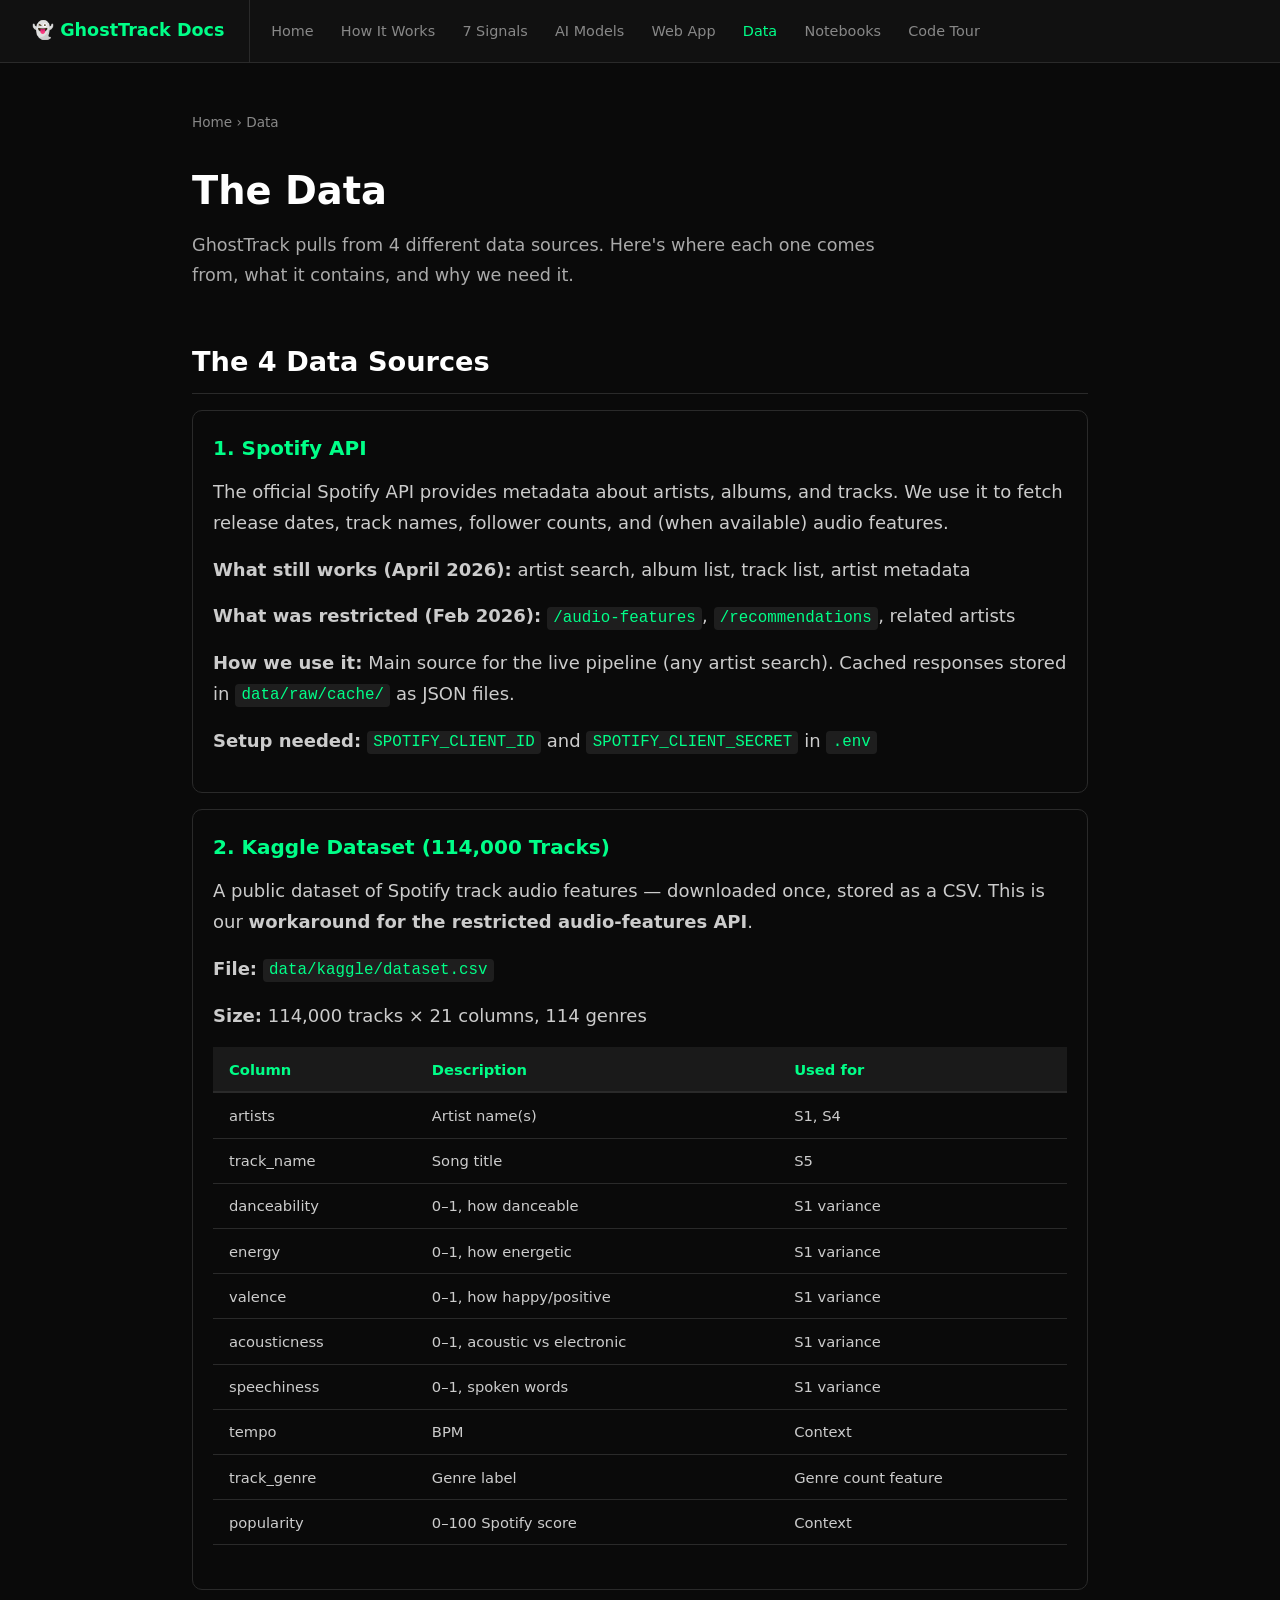
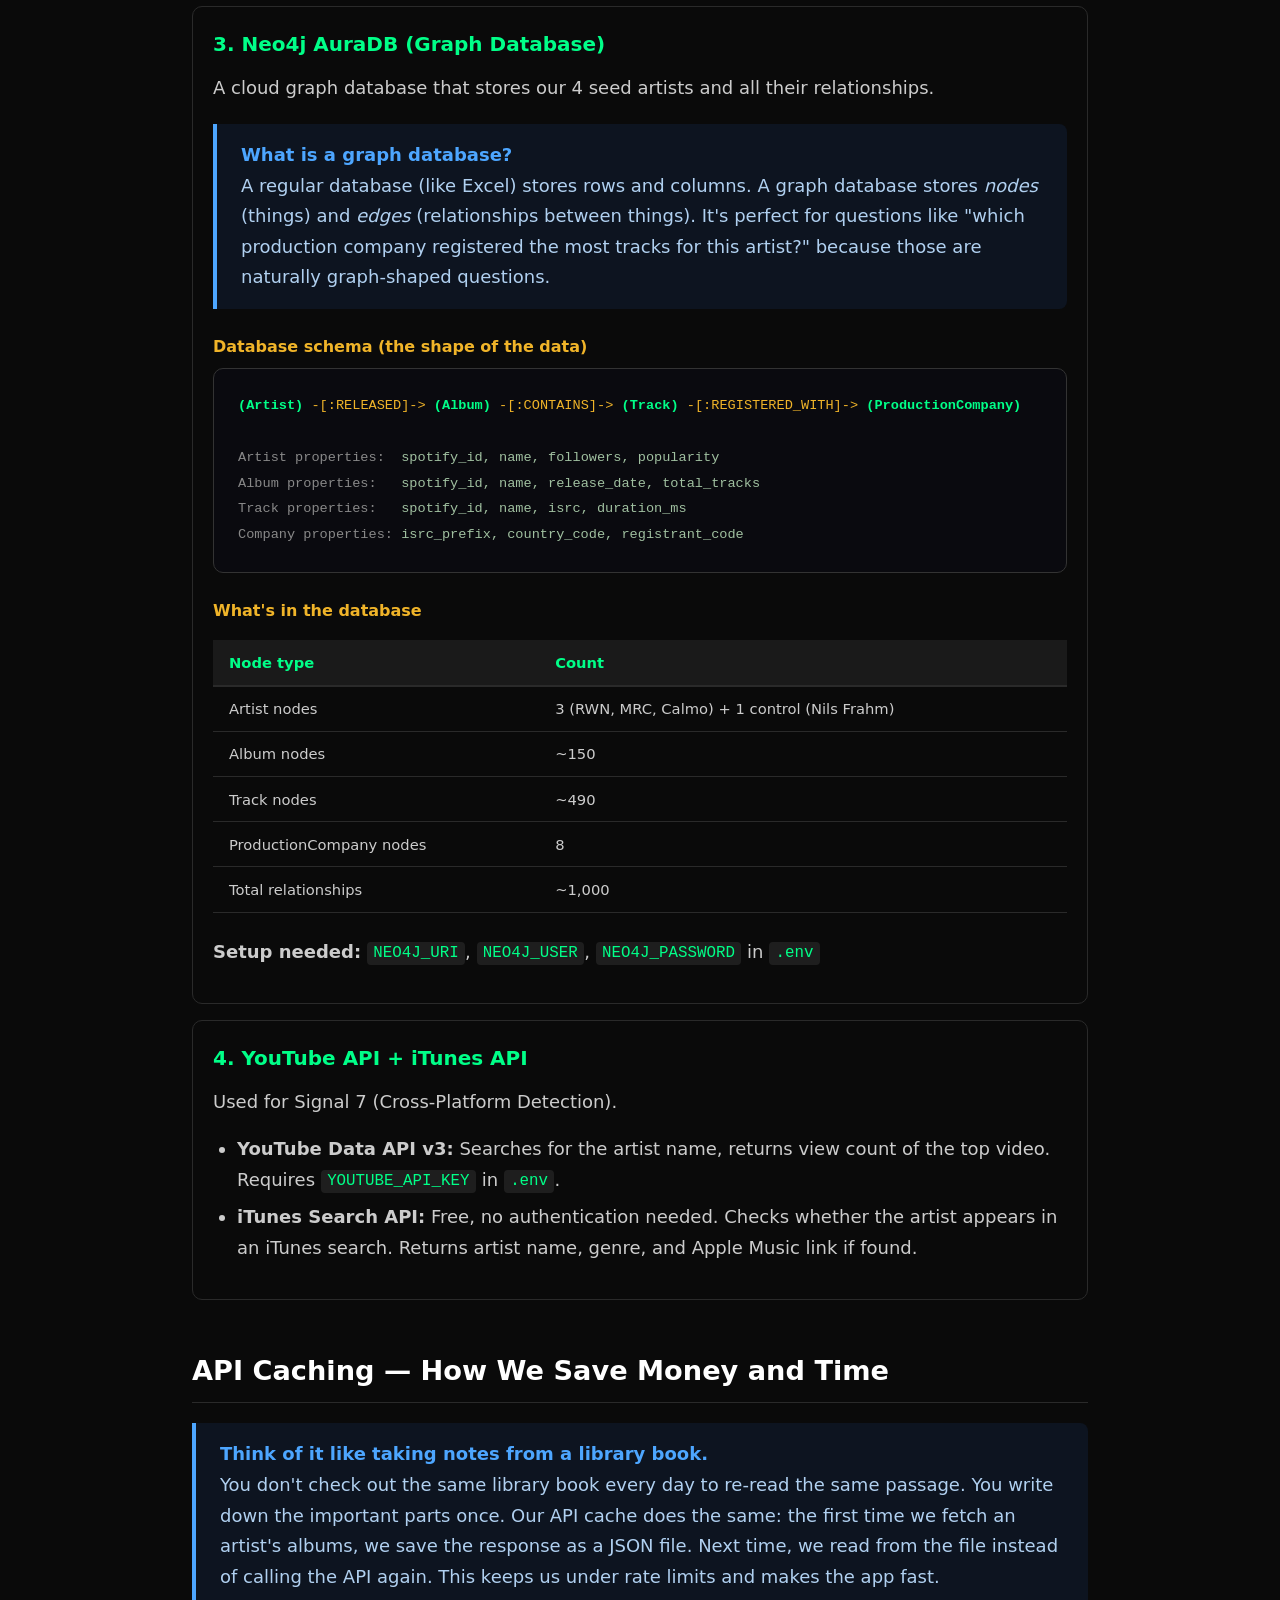
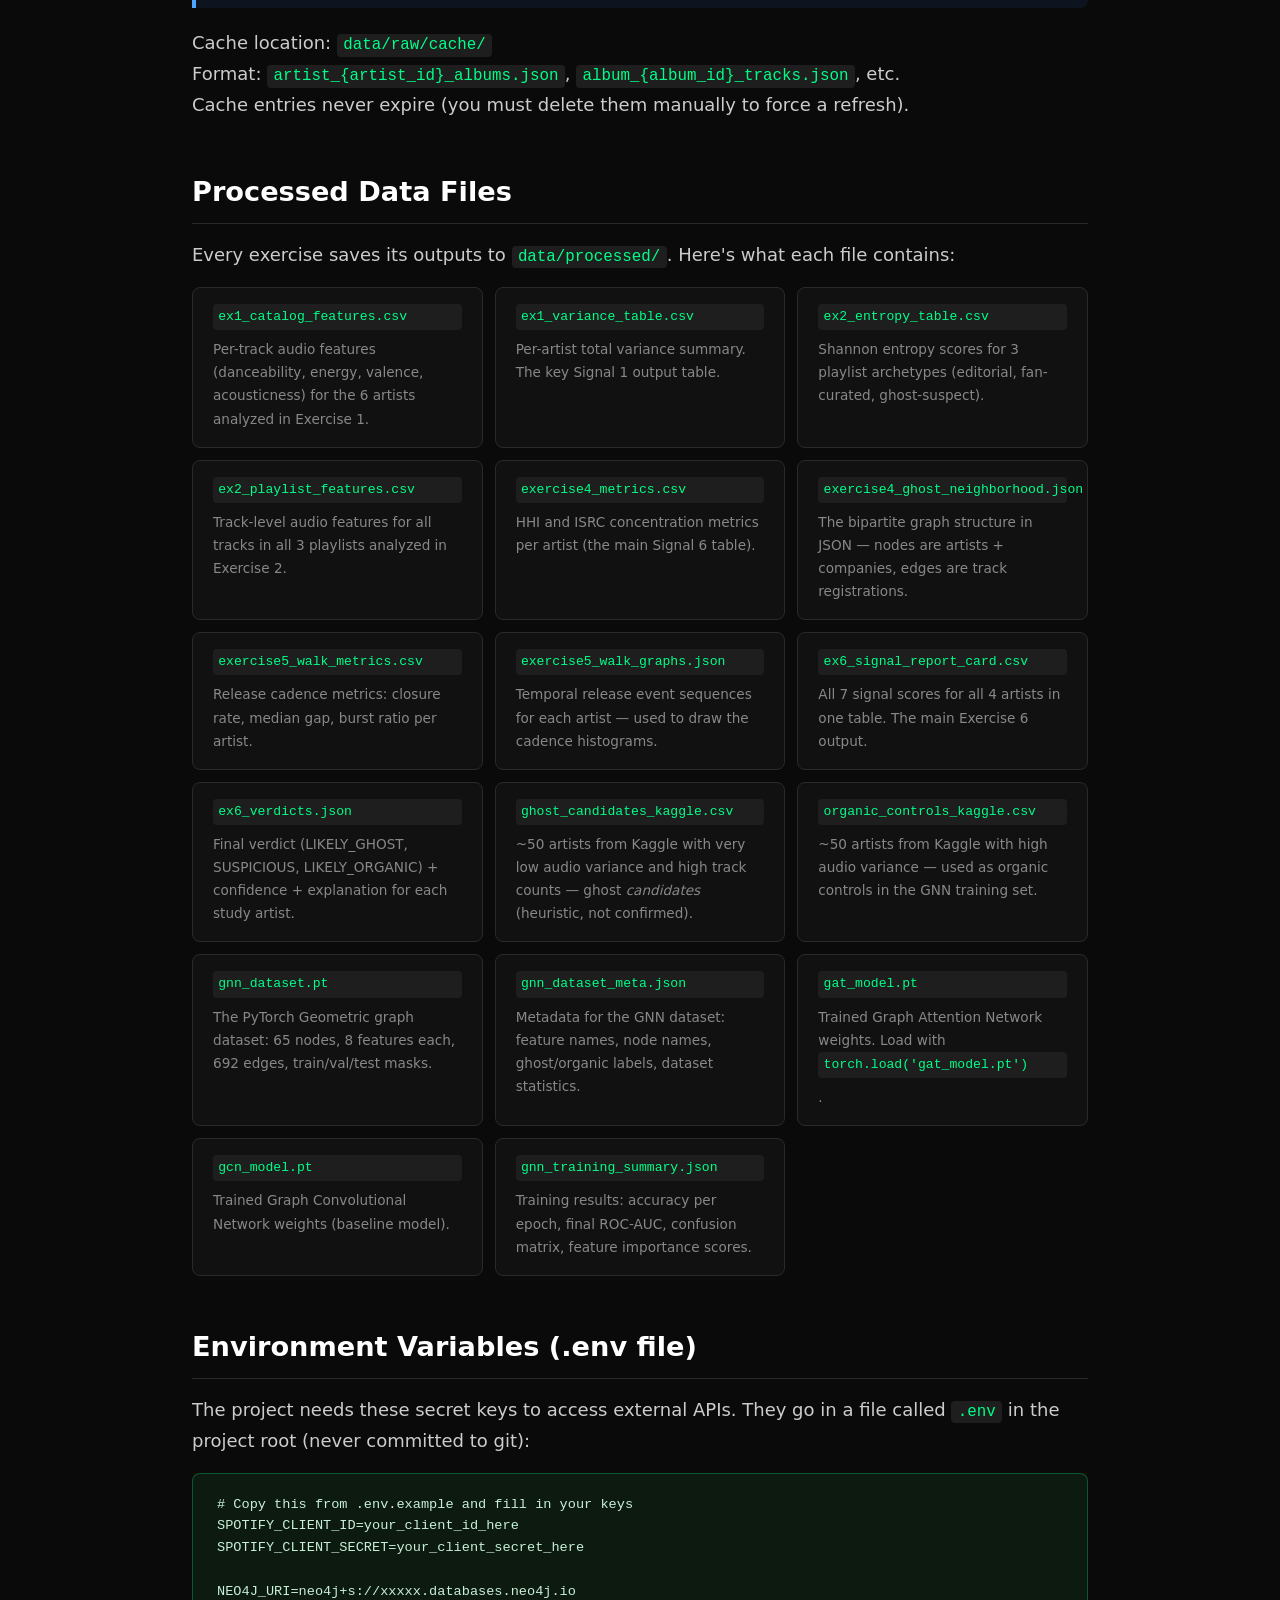
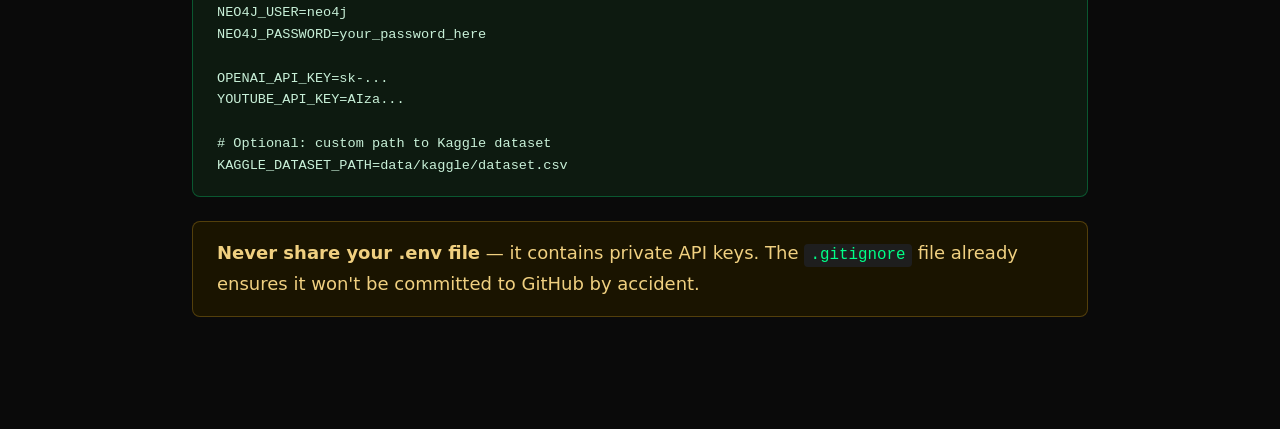
<file: docs/data.html>
<!DOCTYPE html>
<html lang="en">
<head>
<meta charset="UTF-8">
<meta name="viewport" content="width=device-width, initial-scale=1.0">
<title>GhostTrack Docs — Data</title>
<link rel="stylesheet" href="_shared.css">
<style>
.db-diagram {
  background: #0a0a0f; border: 1px solid #333; border-radius: 10px;
  padding: 1.5rem; font-family: monospace; font-size: 0.85rem;
  line-height: 1.9; color: #a0c0a0; overflow-x: auto; white-space: pre;
}
.db-diagram .node { color: #00ff88; font-weight: 700; }
.db-diagram .rel { color: #f0b429; }
.db-diagram .prop { color: #888; }
.file-grid { display: grid; grid-template-columns: repeat(auto-fill, minmax(280px, 1fr)); gap: 0.75rem; margin: 1rem 0; }
.file-card { background: #111; border: 1px solid #2a2a2a; border-radius: 8px; padding: 1rem 1.25rem; }
.file-card code { display: block; color: #00ff88; font-size: 0.82rem; margin-bottom: 0.5rem; }
.file-card p { font-size: 0.85rem; color: #888; margin: 0; }
.source-card { border: 1px solid #2a2a2a; border-radius: 10px; padding: 1.25rem; margin-bottom: 1rem; }
.source-card h3 { margin-top: 0; }
</style>
</head>
<body>
<nav>
  <div class="nav-logo">👻 GhostTrack Docs</div>
  <a href="index.html">Home</a>
  <a href="how-it-works.html">How It Works</a>
  <a href="signals.html">7 Signals</a>
  <a href="models.html">AI Models</a>
  <a href="frontend.html">Web App</a>
  <a href="data.html" class="active">Data</a>
  <a href="notebooks.html">Notebooks</a>
  <a href="code-tour.html">Code Tour</a>
</nav>

<div class="page-wrap">
  <div class="breadcrumb"><a href="index.html">Home</a> › Data</div>
  <h1>The Data</h1>
  <p class="section-intro">GhostTrack pulls from 4 different data sources. Here's where each one comes from, what it contains, and why we need it.</p>

  <h2>The 4 Data Sources</h2>

  <div class="source-card">
    <h3>1. Spotify API</h3>
    <p>The official Spotify API provides metadata about artists, albums, and tracks. We use it to fetch release dates, track names, follower counts, and (when available) audio features.</p>
    <p><strong>What still works (April 2026):</strong> artist search, album list, track list, artist metadata</p>
    <p><strong>What was restricted (Feb 2026):</strong> <code>/audio-features</code>, <code>/recommendations</code>, related artists</p>
    <p><strong>How we use it:</strong> Main source for the live pipeline (any artist search). Cached responses stored in <code>data/raw/cache/</code> as JSON files.</p>
    <p><strong>Setup needed:</strong> <code>SPOTIFY_CLIENT_ID</code> and <code>SPOTIFY_CLIENT_SECRET</code> in <code>.env</code></p>
  </div>

  <div class="source-card">
    <h3>2. Kaggle Dataset (114,000 Tracks)</h3>
    <p>A public dataset of Spotify track audio features — downloaded once, stored as a CSV. This is our <strong>workaround for the restricted audio-features API</strong>.</p>
    <p><strong>File:</strong> <code>data/kaggle/dataset.csv</code></p>
    <p><strong>Size:</strong> 114,000 tracks × 21 columns, 114 genres</p>
    <table style="margin-top:0.75rem;">
      <thead><tr><th>Column</th><th>Description</th><th>Used for</th></tr></thead>
      <tbody>
        <tr><td>artists</td><td>Artist name(s)</td><td>S1, S4</td></tr>
        <tr><td>track_name</td><td>Song title</td><td>S5</td></tr>
        <tr><td>danceability</td><td>0–1, how danceable</td><td>S1 variance</td></tr>
        <tr><td>energy</td><td>0–1, how energetic</td><td>S1 variance</td></tr>
        <tr><td>valence</td><td>0–1, how happy/positive</td><td>S1 variance</td></tr>
        <tr><td>acousticness</td><td>0–1, acoustic vs electronic</td><td>S1 variance</td></tr>
        <tr><td>speechiness</td><td>0–1, spoken words</td><td>S1 variance</td></tr>
        <tr><td>tempo</td><td>BPM</td><td>Context</td></tr>
        <tr><td>track_genre</td><td>Genre label</td><td>Genre count feature</td></tr>
        <tr><td>popularity</td><td>0–100 Spotify score</td><td>Context</td></tr>
      </tbody>
    </table>
  </div>

  <div class="source-card">
    <h3>3. Neo4j AuraDB (Graph Database)</h3>
    <p>A cloud graph database that stores our 4 seed artists and all their relationships.</p>

    <div class="analogy">
      <strong>What is a graph database?</strong><br>
      A regular database (like Excel) stores rows and columns. A graph database stores <em>nodes</em> (things) and <em>edges</em> (relationships between things). It's perfect for questions like "which production company registered the most tracks for this artist?" because those are naturally graph-shaped questions.
    </div>

    <h4>Database schema (the shape of the data)</h4>
    <div class="db-diagram"><span class="node">(Artist)</span> <span class="rel">-[:RELEASED]-></span> <span class="node">(Album)</span> <span class="rel">-[:CONTAINS]-></span> <span class="node">(Track)</span> <span class="rel">-[:REGISTERED_WITH]-></span> <span class="node">(ProductionCompany)</span>

<span class="prop">Artist properties:</span>  spotify_id, name, followers, popularity
<span class="prop">Album properties:</span>   spotify_id, name, release_date, total_tracks
<span class="prop">Track properties:</span>   spotify_id, name, isrc, duration_ms
<span class="prop">Company properties:</span> isrc_prefix, country_code, registrant_code</div>

    <h4>What's in the database</h4>
    <table>
      <thead><tr><th>Node type</th><th>Count</th></tr></thead>
      <tbody>
        <tr><td>Artist nodes</td><td>3 (RWN, MRC, Calmo) + 1 control (Nils Frahm)</td></tr>
        <tr><td>Album nodes</td><td>~150</td></tr>
        <tr><td>Track nodes</td><td>~490</td></tr>
        <tr><td>ProductionCompany nodes</td><td>8</td></tr>
        <tr><td>Total relationships</td><td>~1,000</td></tr>
      </tbody>
    </table>

    <p><strong>Setup needed:</strong> <code>NEO4J_URI</code>, <code>NEO4J_USER</code>, <code>NEO4J_PASSWORD</code> in <code>.env</code></p>
  </div>

  <div class="source-card">
    <h3>4. YouTube API + iTunes API</h3>
    <p>Used for Signal 7 (Cross-Platform Detection).</p>
    <ul>
      <li><strong>YouTube Data API v3:</strong> Searches for the artist name, returns view count of the top video. Requires <code>YOUTUBE_API_KEY</code> in <code>.env</code>.</li>
      <li><strong>iTunes Search API:</strong> Free, no authentication needed. Checks whether the artist appears in an iTunes search. Returns artist name, genre, and Apple Music link if found.</li>
    </ul>
  </div>

  <h2>API Caching — How We Save Money and Time</h2>

  <div class="analogy">
    <strong>Think of it like taking notes from a library book.</strong><br>
    You don't check out the same library book every day to re-read the same passage. You write down the important parts once. Our API cache does the same: the first time we fetch an artist's albums, we save the response as a JSON file. Next time, we read from the file instead of calling the API again. This keeps us under rate limits and makes the app fast.
  </div>

  <p>Cache location: <code>data/raw/cache/</code><br>
  Format: <code>artist_{artist_id}_albums.json</code>, <code>album_{album_id}_tracks.json</code>, etc.<br>
  Cache entries never expire (you must delete them manually to force a refresh).</p>

  <h2>Processed Data Files</h2>
  <p>Every exercise saves its outputs to <code>data/processed/</code>. Here's what each file contains:</p>

  <div class="file-grid">
    <div class="file-card">
      <code>ex1_catalog_features.csv</code>
      <p>Per-track audio features (danceability, energy, valence, acousticness) for the 6 artists analyzed in Exercise 1.</p>
    </div>
    <div class="file-card">
      <code>ex1_variance_table.csv</code>
      <p>Per-artist total variance summary. The key Signal 1 output table.</p>
    </div>
    <div class="file-card">
      <code>ex2_entropy_table.csv</code>
      <p>Shannon entropy scores for 3 playlist archetypes (editorial, fan-curated, ghost-suspect).</p>
    </div>
    <div class="file-card">
      <code>ex2_playlist_features.csv</code>
      <p>Track-level audio features for all tracks in all 3 playlists analyzed in Exercise 2.</p>
    </div>
    <div class="file-card">
      <code>exercise4_metrics.csv</code>
      <p>HHI and ISRC concentration metrics per artist (the main Signal 6 table).</p>
    </div>
    <div class="file-card">
      <code>exercise4_ghost_neighborhood.json</code>
      <p>The bipartite graph structure in JSON — nodes are artists + companies, edges are track registrations.</p>
    </div>
    <div class="file-card">
      <code>exercise5_walk_metrics.csv</code>
      <p>Release cadence metrics: closure rate, median gap, burst ratio per artist.</p>
    </div>
    <div class="file-card">
      <code>exercise5_walk_graphs.json</code>
      <p>Temporal release event sequences for each artist — used to draw the cadence histograms.</p>
    </div>
    <div class="file-card">
      <code>ex6_signal_report_card.csv</code>
      <p>All 7 signal scores for all 4 artists in one table. The main Exercise 6 output.</p>
    </div>
    <div class="file-card">
      <code>ex6_verdicts.json</code>
      <p>Final verdict (LIKELY_GHOST, SUSPICIOUS, LIKELY_ORGANIC) + confidence + explanation for each study artist.</p>
    </div>
    <div class="file-card">
      <code>ghost_candidates_kaggle.csv</code>
      <p>~50 artists from Kaggle with very low audio variance and high track counts — ghost <em>candidates</em> (heuristic, not confirmed).</p>
    </div>
    <div class="file-card">
      <code>organic_controls_kaggle.csv</code>
      <p>~50 artists from Kaggle with high audio variance — used as organic controls in the GNN training set.</p>
    </div>
    <div class="file-card">
      <code>gnn_dataset.pt</code>
      <p>The PyTorch Geometric graph dataset: 65 nodes, 8 features each, 692 edges, train/val/test masks.</p>
    </div>
    <div class="file-card">
      <code>gnn_dataset_meta.json</code>
      <p>Metadata for the GNN dataset: feature names, node names, ghost/organic labels, dataset statistics.</p>
    </div>
    <div class="file-card">
      <code>gat_model.pt</code>
      <p>Trained Graph Attention Network weights. Load with <code>torch.load('gat_model.pt')</code>.</p>
    </div>
    <div class="file-card">
      <code>gcn_model.pt</code>
      <p>Trained Graph Convolutional Network weights (baseline model).</p>
    </div>
    <div class="file-card">
      <code>gnn_training_summary.json</code>
      <p>Training results: accuracy per epoch, final ROC-AUC, confusion matrix, feature importance scores.</p>
    </div>
  </div>

  <h2>Environment Variables (.env file)</h2>
  <p>The project needs these secret keys to access external APIs. They go in a file called <code>.env</code> in the project root (never committed to git):</p>

  <pre># Copy this from .env.example and fill in your keys
SPOTIFY_CLIENT_ID=your_client_id_here
SPOTIFY_CLIENT_SECRET=your_client_secret_here

NEO4J_URI=neo4j+s://xxxxx.databases.neo4j.io
NEO4J_USER=neo4j
NEO4J_PASSWORD=your_password_here

OPENAI_API_KEY=sk-...
YOUTUBE_API_KEY=AIza...

# Optional: custom path to Kaggle dataset
KAGGLE_DATASET_PATH=data/kaggle/dataset.csv</pre>

  <div class="callout yellow">
    <strong>Never share your .env file</strong> — it contains private API keys. The <code>.gitignore</code> file already ensures it won't be committed to GitHub by accident.
  </div>

</div>
</body>
</html>
</file>
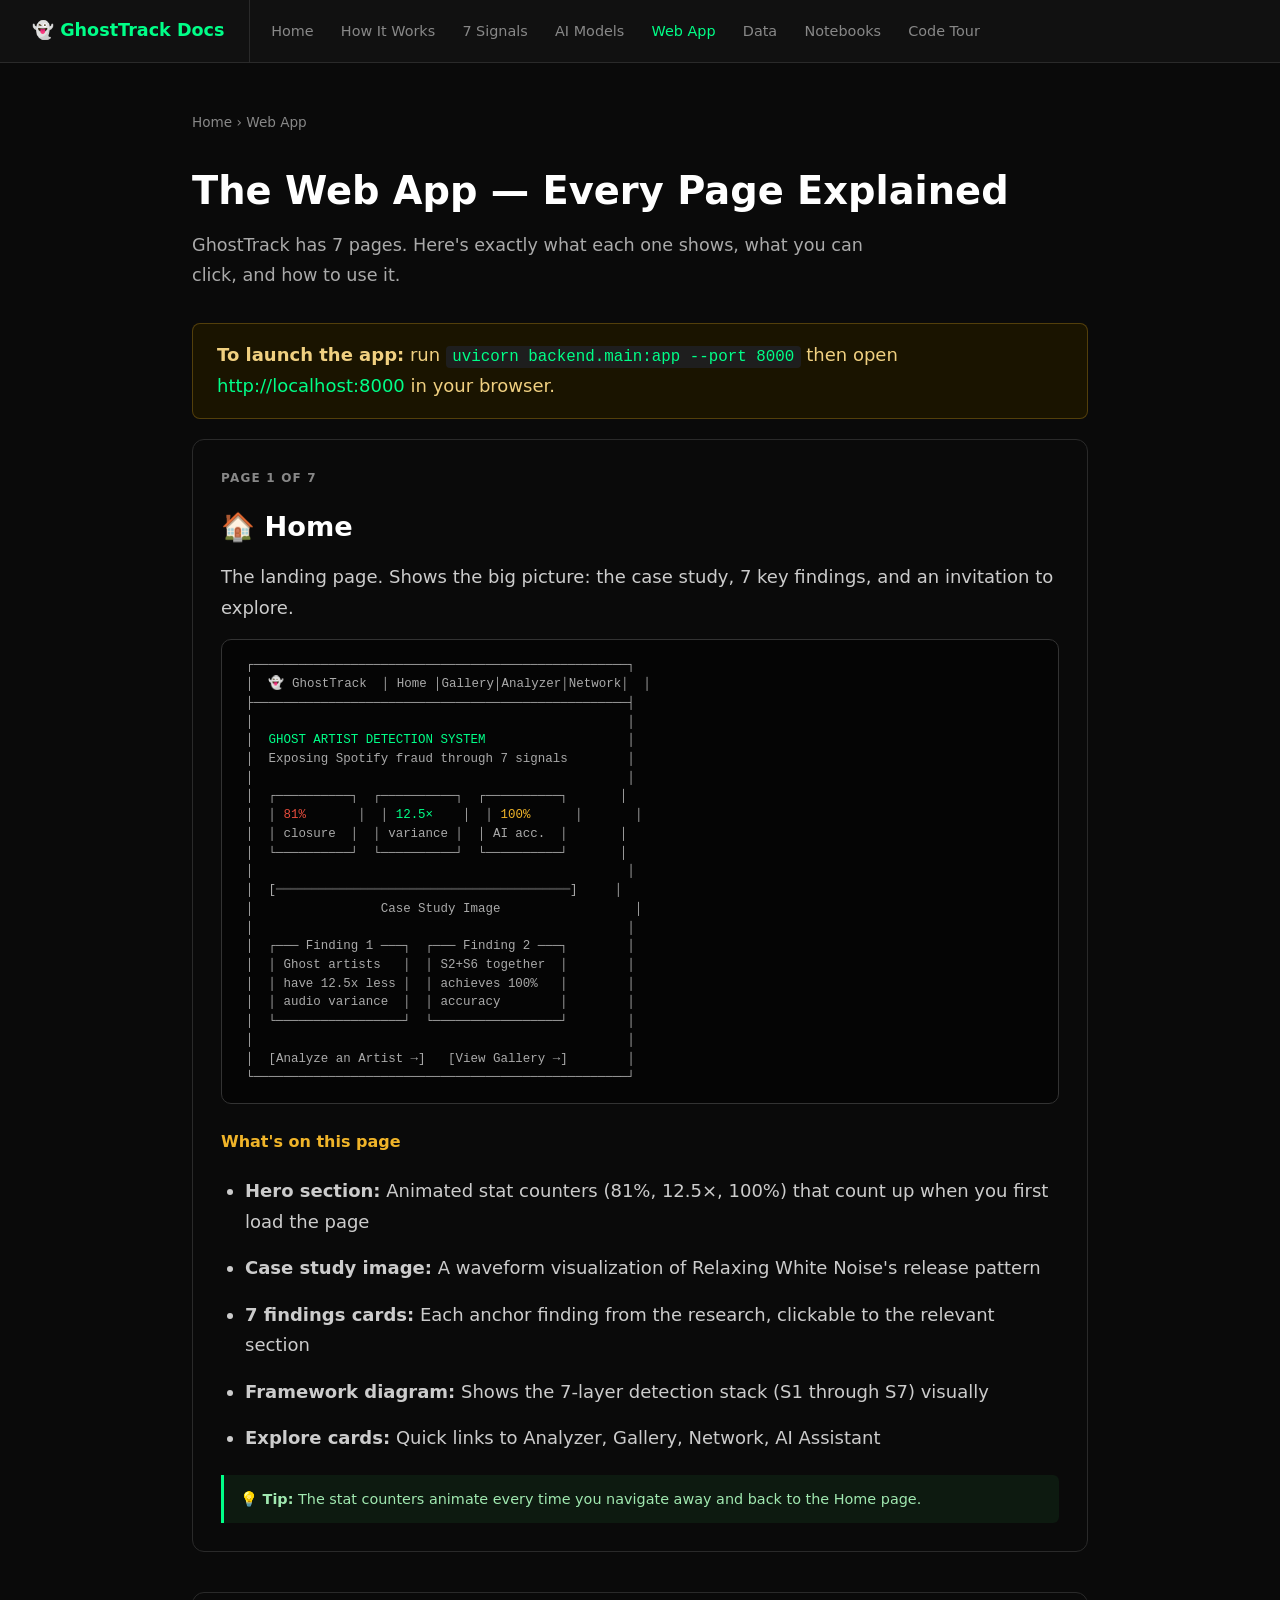
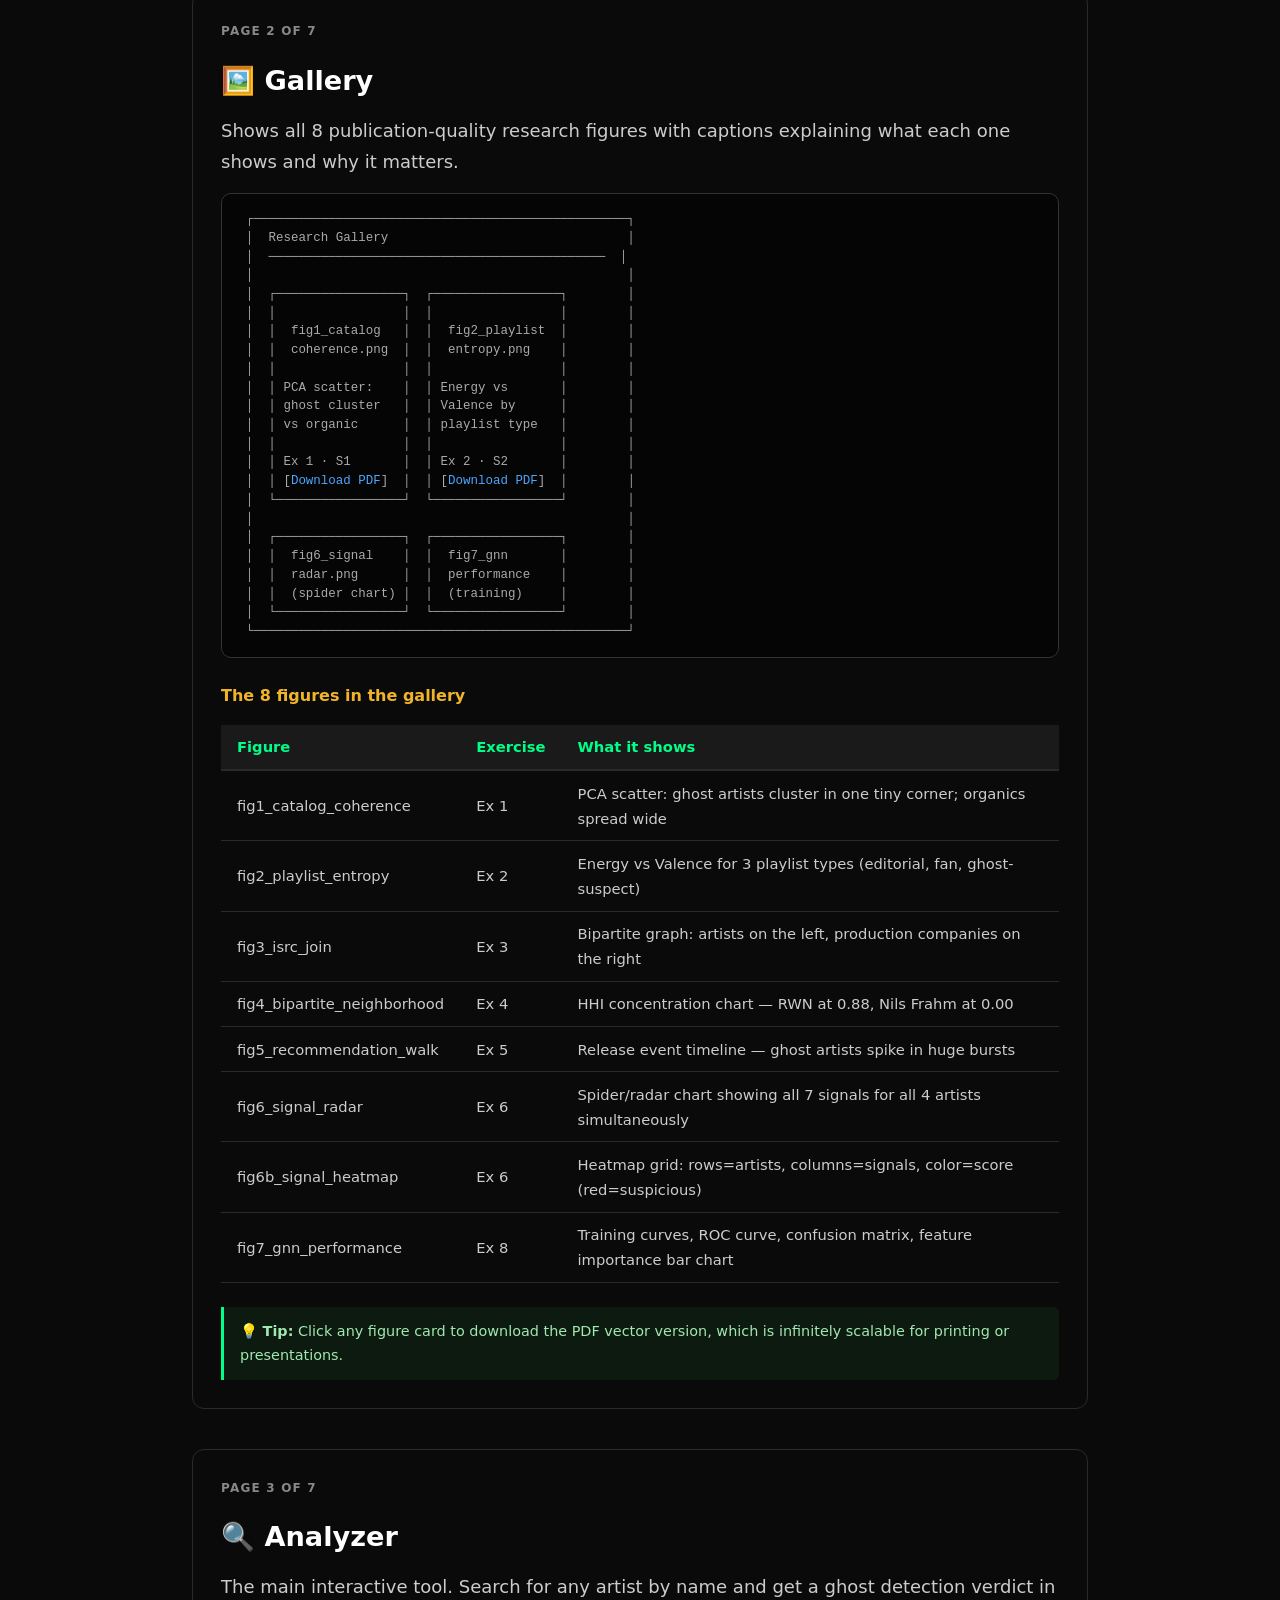
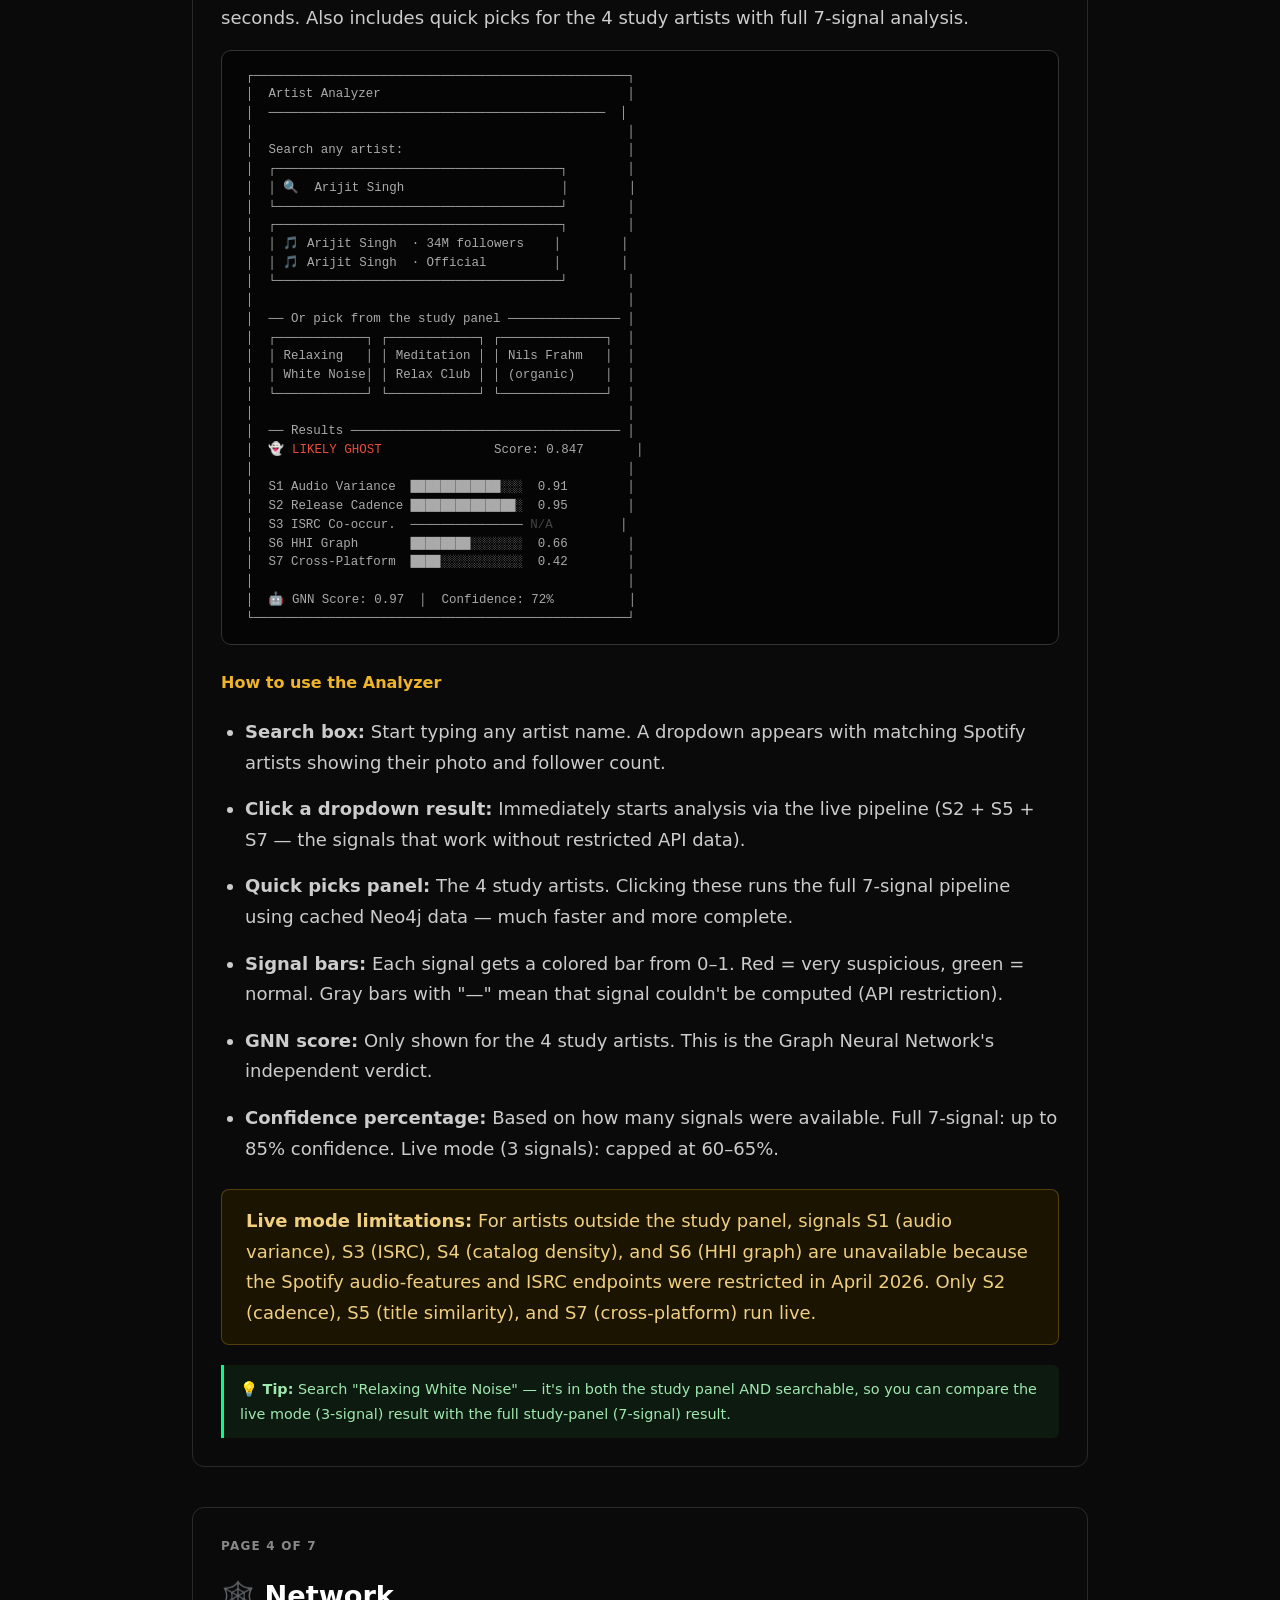
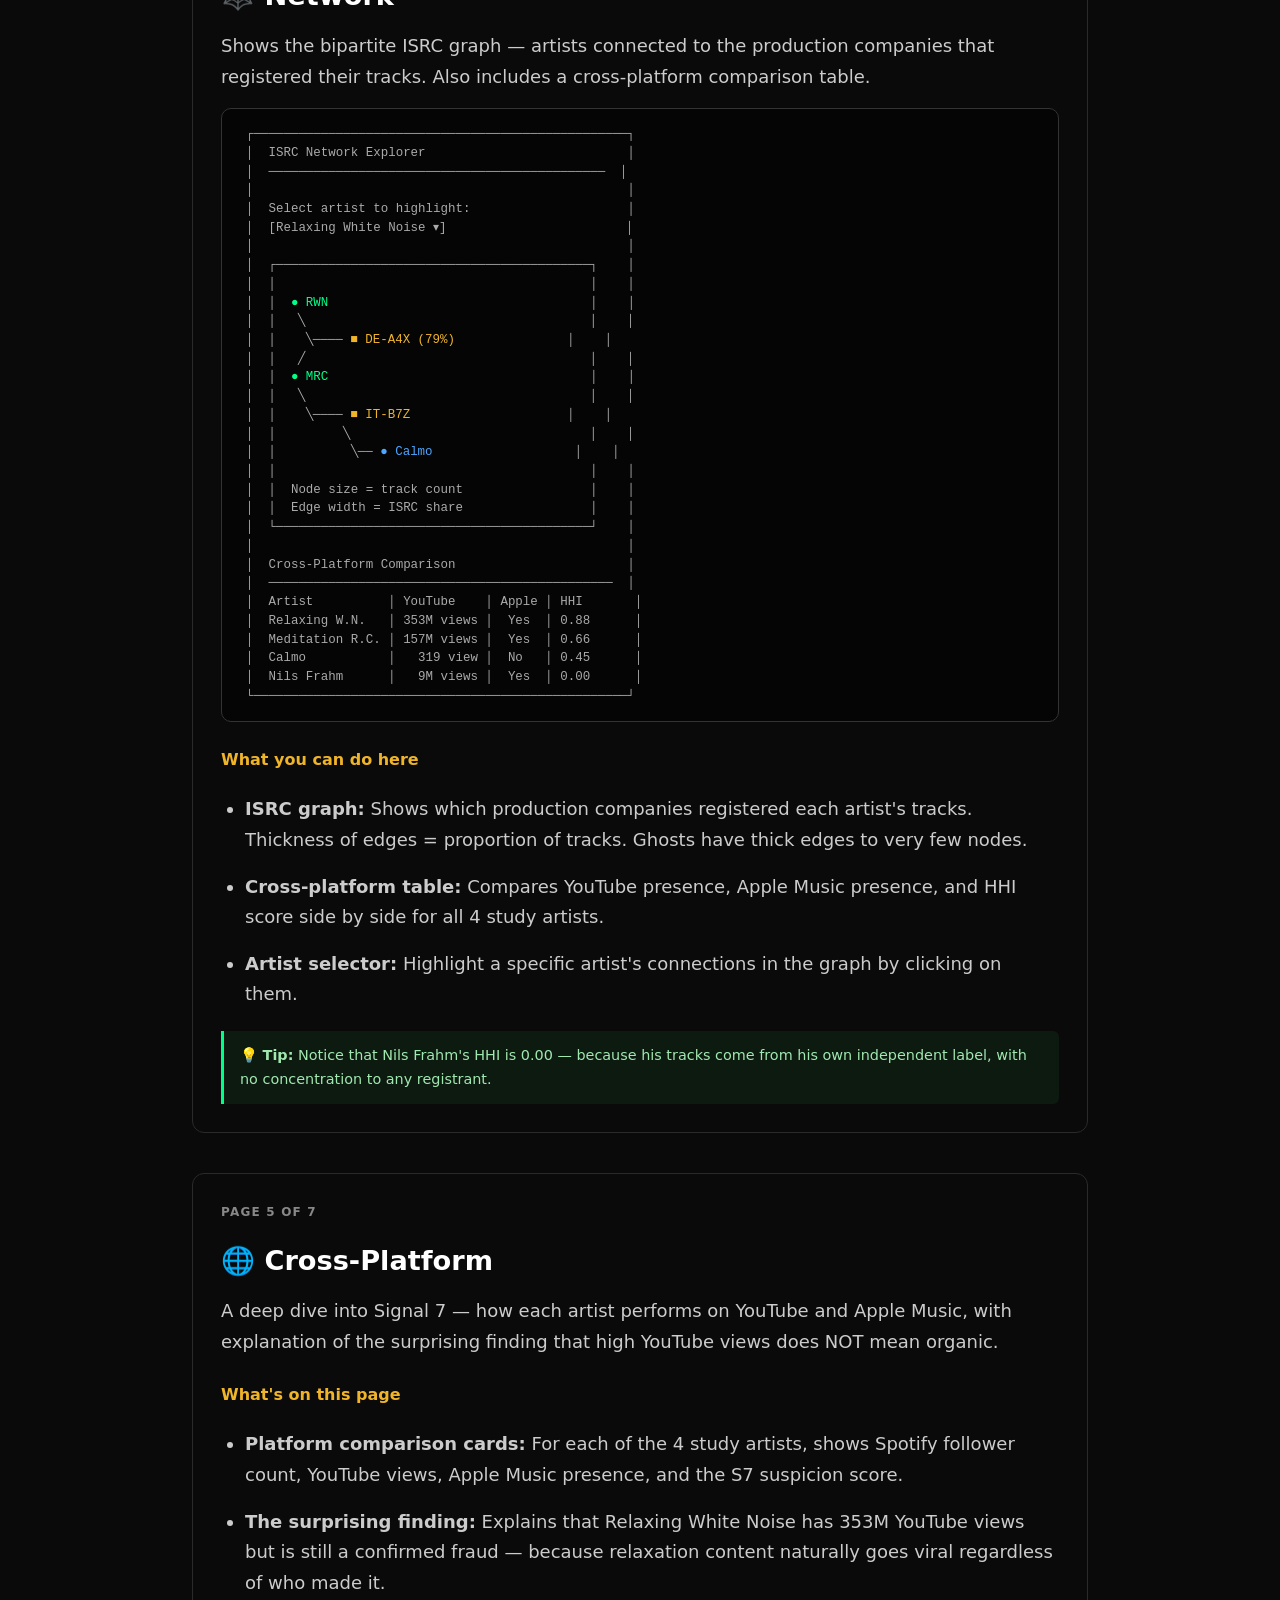
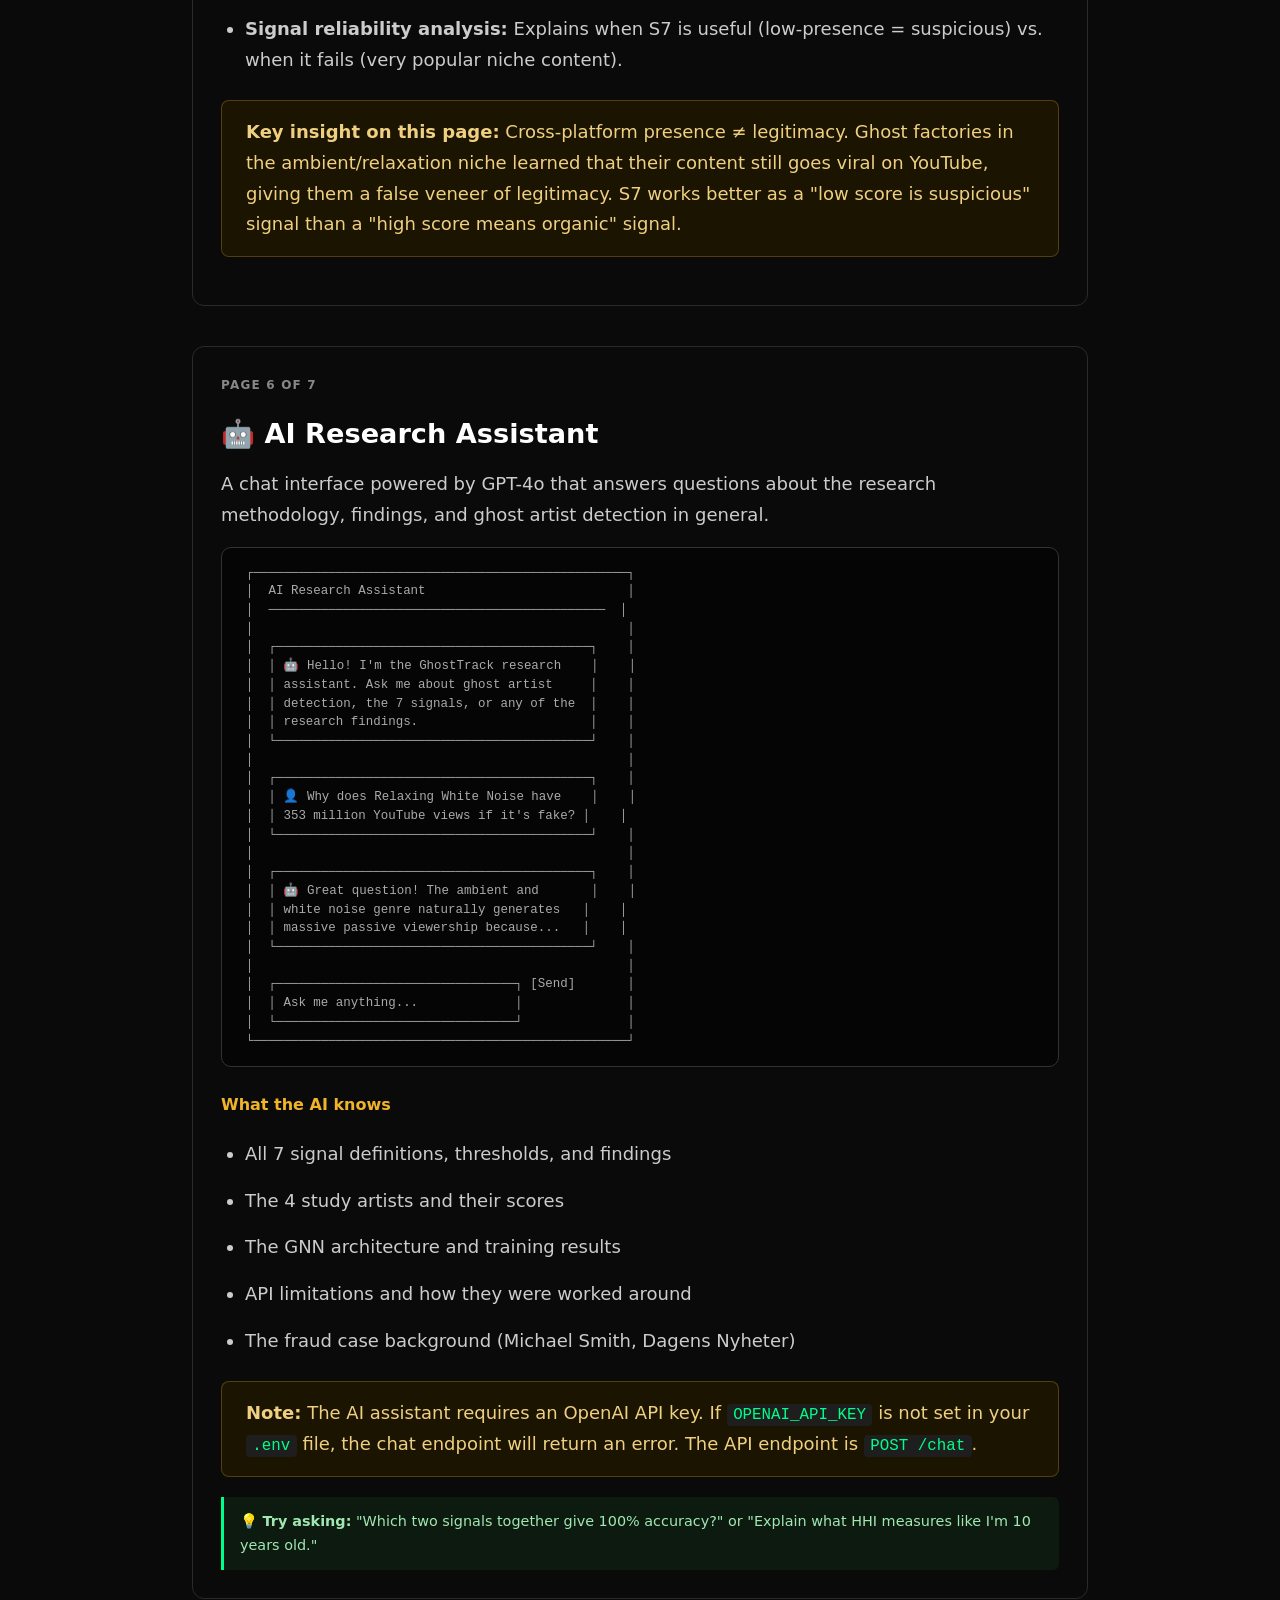
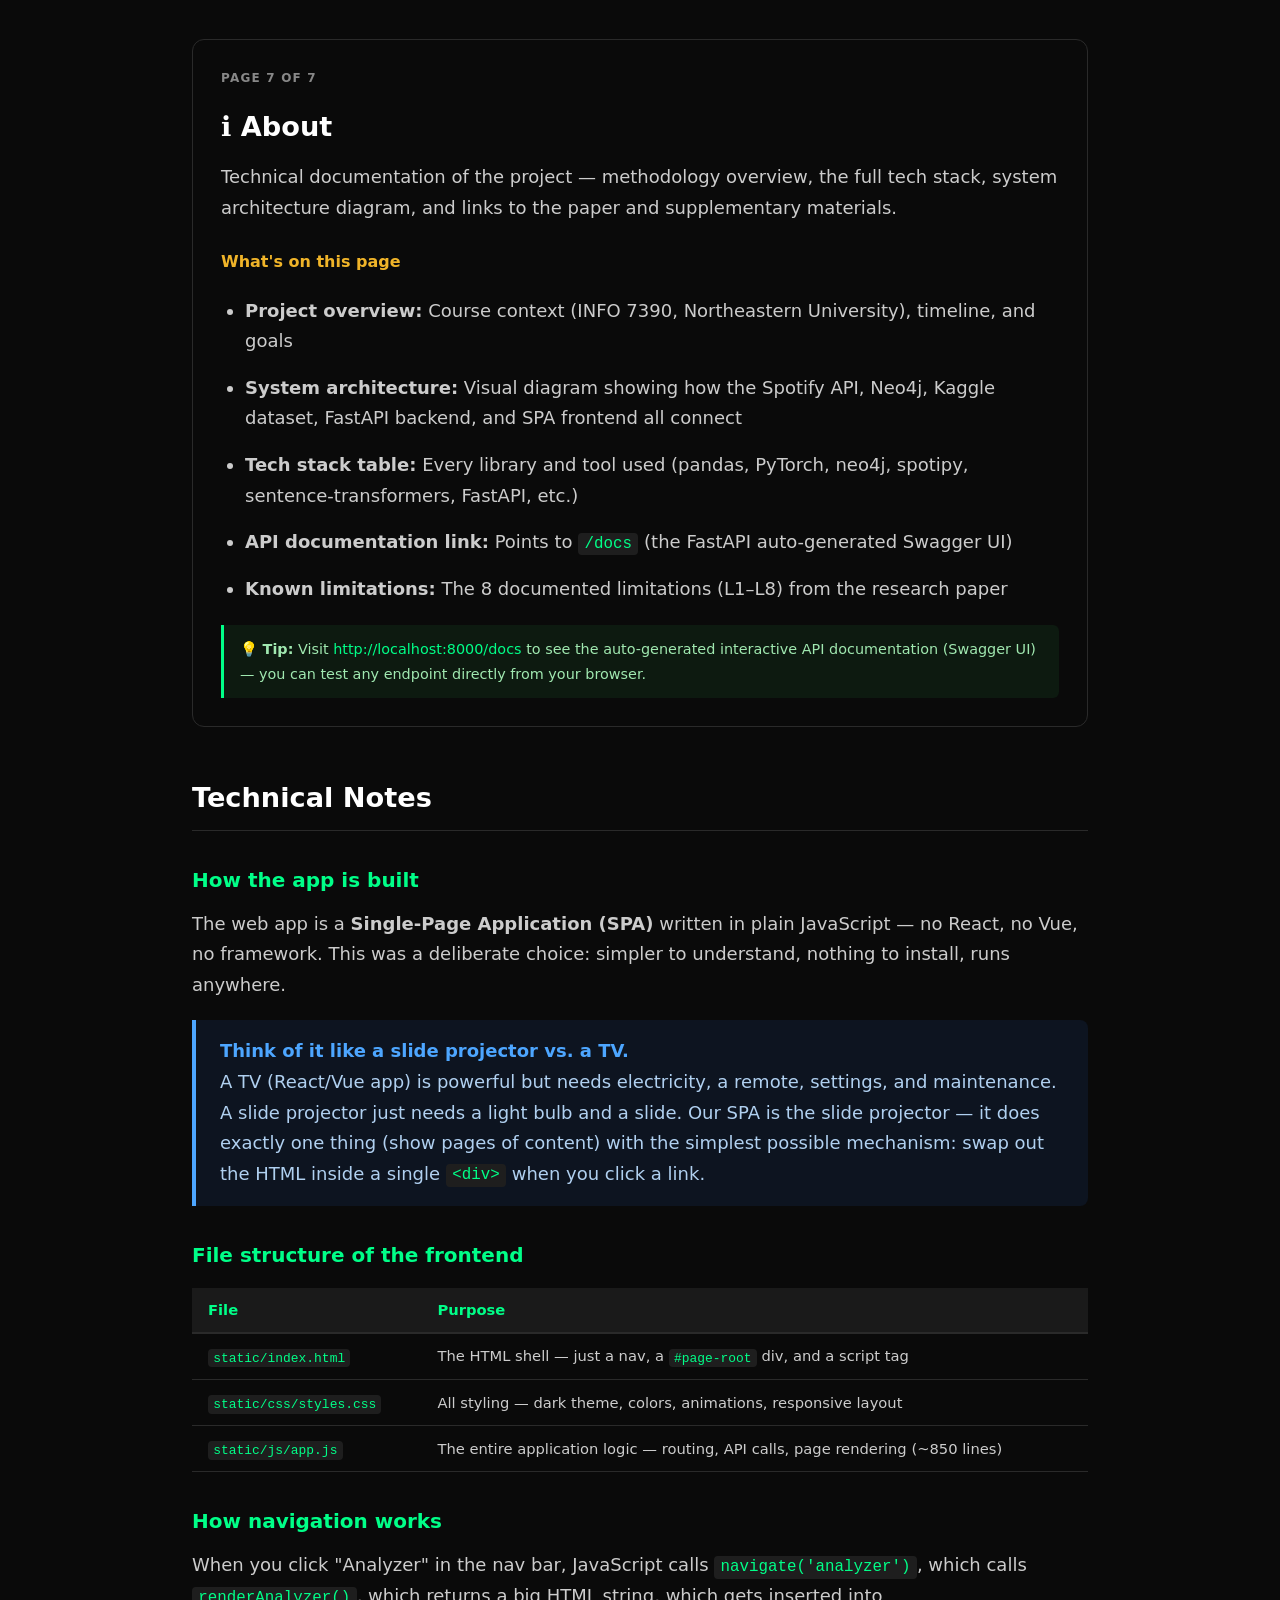
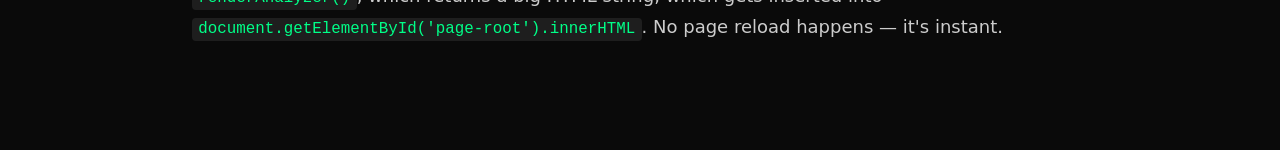
<file: docs/frontend.html>
<!DOCTYPE html>
<html lang="en">
<head>
<meta charset="UTF-8">
<meta name="viewport" content="width=device-width, initial-scale=1.0">
<title>GhostTrack Docs — Web App</title>
<link rel="stylesheet" href="_shared.css">
<style>
.page-mockup {
  font-family: monospace; font-size: 0.78rem; line-height: 1.5;
  background: #050505; border: 1px solid #333; border-radius: 10px;
  padding: 1rem 1.5rem; color: #aaa; overflow-x: auto; margin: 1rem 0;
  white-space: pre;
}
.page-mockup .green { color: #00ff88; }
.page-mockup .yellow { color: #f0b429; }
.page-mockup .red { color: #e74c3c; }
.page-mockup .blue { color: #4da6ff; }
.page-mockup .dim { color: #444; }
.page-section { border: 1px solid #2a2a2a; border-radius: 12px; padding: 1.75rem; margin-bottom: 2.5rem; }
.page-section h2 { border: none; margin: 0 0 0.25rem; }
.page-tag { font-size: 0.75rem; color: #888; font-weight: 700; letter-spacing: 0.1em; text-transform: uppercase; margin-bottom: 1rem; }
.feature-list { margin: 1rem 0; }
.feature-list li { padding: 0.3rem 0; }
.tip-box { background: #0d1a10; border-left: 3px solid #00ff88; padding: 0.75rem 1rem; border-radius: 0 6px 6px 0; margin-top: 1rem; font-size: 0.9rem; color: #a0e8b0; }
</style>
</head>
<body>
<nav>
  <div class="nav-logo">👻 GhostTrack Docs</div>
  <a href="index.html">Home</a>
  <a href="how-it-works.html">How It Works</a>
  <a href="signals.html">7 Signals</a>
  <a href="models.html">AI Models</a>
  <a href="frontend.html" class="active">Web App</a>
  <a href="data.html">Data</a>
  <a href="notebooks.html">Notebooks</a>
  <a href="code-tour.html">Code Tour</a>
</nav>

<div class="page-wrap">
  <div class="breadcrumb"><a href="index.html">Home</a> › Web App</div>
  <h1>The Web App — Every Page Explained</h1>
  <p class="section-intro">GhostTrack has 7 pages. Here's exactly what each one shows, what you can click, and how to use it.</p>

  <div class="callout yellow">
    <strong>To launch the app:</strong> run <code>uvicorn backend.main:app --port 8000</code> then open <a href="http://localhost:8000" target="_blank">http://localhost:8000</a> in your browser.
  </div>

  <!-- HOME -->
  <div class="page-section" id="home">
    <div class="page-tag">Page 1 of 7</div>
    <h2>🏠 Home</h2>
    <p>The landing page. Shows the big picture: the case study, 7 key findings, and an invitation to explore.</p>

    <div class="page-mockup">┌──────────────────────────────────────────────────┐
│  👻 GhostTrack  │ Home │Gallery│Analyzer│Network│  │
├──────────────────────────────────────────────────┤
│                                                  │
│  <span class="green">GHOST ARTIST DETECTION SYSTEM</span>                   │
│  Exposing Spotify fraud through 7 signals        │
│                                                  │
│  ┌──────────┐  ┌──────────┐  ┌──────────┐       │
│  │<span class="red"> 81%</span>       │  │<span class="green"> 12.5×</span>    │  │<span class="yellow"> 100%</span>      │       │
│  │ closure  │  │ variance │  │ AI acc.  │       │
│  └──────────┘  └──────────┘  └──────────┘       │
│                                                  │
│  [<span class="dim">━━━━━━━━━━━━━━━━━━━━━━━━━━━━━━━━━━━━━━━━━━</span>]     │
│                 Case Study Image                  │
│                                                  │
│  ┌─── Finding 1 ───┐  ┌─── Finding 2 ───┐        │
│  │ Ghost artists   │  │ S2+S6 together  │        │
│  │ have 12.5x less │  │ achieves 100%   │        │
│  │ audio variance  │  │ accuracy        │        │
│  └─────────────────┘  └─────────────────┘        │
│                                                  │
│  [Analyze an Artist →]   [View Gallery →]        │
└──────────────────────────────────────────────────┘</div>

    <h4>What's on this page</h4>
    <ul class="feature-list">
      <li><strong>Hero section:</strong> Animated stat counters (81%, 12.5×, 100%) that count up when you first load the page</li>
      <li><strong>Case study image:</strong> A waveform visualization of Relaxing White Noise's release pattern</li>
      <li><strong>7 findings cards:</strong> Each anchor finding from the research, clickable to the relevant section</li>
      <li><strong>Framework diagram:</strong> Shows the 7-layer detection stack (S1 through S7) visually</li>
      <li><strong>Explore cards:</strong> Quick links to Analyzer, Gallery, Network, AI Assistant</li>
    </ul>

    <div class="tip-box">💡 <strong>Tip:</strong> The stat counters animate every time you navigate away and back to the Home page.</div>
  </div>

  <!-- GALLERY -->
  <div class="page-section" id="gallery">
    <div class="page-tag">Page 2 of 7</div>
    <h2>🖼️ Gallery</h2>
    <p>Shows all 8 publication-quality research figures with captions explaining what each one shows and why it matters.</p>

    <div class="page-mockup">┌──────────────────────────────────────────────────┐
│  Research Gallery                                │
│  ─────────────────────────────────────────────  │
│                                                  │
│  ┌─────────────────┐  ┌─────────────────┐        │
│  │                 │  │                 │        │
│  │  fig1_catalog   │  │  fig2_playlist  │        │
│  │  coherence.png  │  │  entropy.png    │        │
│  │                 │  │                 │        │
│  │ PCA scatter:    │  │ Energy vs       │        │
│  │ ghost cluster   │  │ Valence by      │        │
│  │ vs organic      │  │ playlist type   │        │
│  │                 │  │                 │        │
│  │ Ex 1 · S1       │  │ Ex 2 · S2       │        │
│  │ [<span class="blue">Download PDF</span>]  │  │ [<span class="blue">Download PDF</span>]  │        │
│  └─────────────────┘  └─────────────────┘        │
│                                                  │
│  ┌─────────────────┐  ┌─────────────────┐        │
│  │  fig6_signal    │  │  fig7_gnn       │        │
│  │  radar.png      │  │  performance    │        │
│  │  (spider chart) │  │  (training)     │        │
│  └─────────────────┘  └─────────────────┘        │
└──────────────────────────────────────────────────┘</div>

    <h4>The 8 figures in the gallery</h4>
    <table>
      <thead><tr><th>Figure</th><th>Exercise</th><th>What it shows</th></tr></thead>
      <tbody>
        <tr><td>fig1_catalog_coherence</td><td>Ex 1</td><td>PCA scatter: ghost artists cluster in one tiny corner; organics spread wide</td></tr>
        <tr><td>fig2_playlist_entropy</td><td>Ex 2</td><td>Energy vs Valence for 3 playlist types (editorial, fan, ghost-suspect)</td></tr>
        <tr><td>fig3_isrc_join</td><td>Ex 3</td><td>Bipartite graph: artists on the left, production companies on the right</td></tr>
        <tr><td>fig4_bipartite_neighborhood</td><td>Ex 4</td><td>HHI concentration chart — RWN at 0.88, Nils Frahm at 0.00</td></tr>
        <tr><td>fig5_recommendation_walk</td><td>Ex 5</td><td>Release event timeline — ghost artists spike in huge bursts</td></tr>
        <tr><td>fig6_signal_radar</td><td>Ex 6</td><td>Spider/radar chart showing all 7 signals for all 4 artists simultaneously</td></tr>
        <tr><td>fig6b_signal_heatmap</td><td>Ex 6</td><td>Heatmap grid: rows=artists, columns=signals, color=score (red=suspicious)</td></tr>
        <tr><td>fig7_gnn_performance</td><td>Ex 8</td><td>Training curves, ROC curve, confusion matrix, feature importance bar chart</td></tr>
      </tbody>
    </table>

    <div class="tip-box">💡 <strong>Tip:</strong> Click any figure card to download the PDF vector version, which is infinitely scalable for printing or presentations.</div>
  </div>

  <!-- ANALYZER -->
  <div class="page-section" id="analyzer">
    <div class="page-tag">Page 3 of 7</div>
    <h2>🔍 Analyzer</h2>
    <p>The main interactive tool. Search for any artist by name and get a ghost detection verdict in seconds. Also includes quick picks for the 4 study artists with full 7-signal analysis.</p>

    <div class="page-mockup">┌──────────────────────────────────────────────────┐
│  Artist Analyzer                                 │
│  ─────────────────────────────────────────────  │
│                                                  │
│  Search any artist:                              │
│  ┌──────────────────────────────────────┐        │
│  │ 🔍  Arijit Singh                     │        │
│  └──────────────────────────────────────┘        │
│  ┌──────────────────────────────────────┐        │
│  │ 🎵 Arijit Singh  · 34M followers    │        │
│  │ 🎵 Arijit Singh  · Official         │        │
│  └──────────────────────────────────────┘        │
│                                                  │
│  ── Or pick from the study panel ─────────────── │
│  ┌────────────┐ ┌────────────┐ ┌──────────────┐  │
│  │ Relaxing   │ │ Meditation │ │ Nils Frahm   │  │
│  │ White Noise│ │ Relax Club │ │ (organic)    │  │
│  └────────────┘ └────────────┘ └──────────────┘  │
│                                                  │
│  ── Results ──────────────────────────────────── │
│  👻 <span class="red">LIKELY GHOST</span>               Score: 0.847       │
│                                                  │
│  S1 Audio Variance  ████████████░░░  0.91        │
│  S2 Release Cadence ██████████████░  0.95        │
│  S3 ISRC Co-occur.  ─────────────── <span class="dim">N/A</span>         │
│  S6 HHI Graph       ████████░░░░░░░  0.66        │
│  S7 Cross-Platform  ████░░░░░░░░░░░  0.42        │
│                                                  │
│  🤖 GNN Score: 0.97  │  Confidence: 72%          │
└──────────────────────────────────────────────────┘</div>

    <h4>How to use the Analyzer</h4>
    <ul class="feature-list">
      <li><strong>Search box:</strong> Start typing any artist name. A dropdown appears with matching Spotify artists showing their photo and follower count.</li>
      <li><strong>Click a dropdown result:</strong> Immediately starts analysis via the live pipeline (S2 + S5 + S7 — the signals that work without restricted API data).</li>
      <li><strong>Quick picks panel:</strong> The 4 study artists. Clicking these runs the full 7-signal pipeline using cached Neo4j data — much faster and more complete.</li>
      <li><strong>Signal bars:</strong> Each signal gets a colored bar from 0–1. Red = very suspicious, green = normal. Gray bars with "—" mean that signal couldn't be computed (API restriction).</li>
      <li><strong>GNN score:</strong> Only shown for the 4 study artists. This is the Graph Neural Network's independent verdict.</li>
      <li><strong>Confidence percentage:</strong> Based on how many signals were available. Full 7-signal: up to 85% confidence. Live mode (3 signals): capped at 60–65%.</li>
    </ul>

    <div class="callout yellow">
      <strong>Live mode limitations:</strong> For artists outside the study panel, signals S1 (audio variance), S3 (ISRC), S4 (catalog density), and S6 (HHI graph) are unavailable because the Spotify audio-features and ISRC endpoints were restricted in April 2026. Only S2 (cadence), S5 (title similarity), and S7 (cross-platform) run live.
    </div>

    <div class="tip-box">💡 <strong>Tip:</strong> Search "Relaxing White Noise" — it's in both the study panel AND searchable, so you can compare the live mode (3-signal) result with the full study-panel (7-signal) result.</div>
  </div>

  <!-- NETWORK -->
  <div class="page-section" id="network">
    <div class="page-tag">Page 4 of 7</div>
    <h2>🕸️ Network</h2>
    <p>Shows the bipartite ISRC graph — artists connected to the production companies that registered their tracks. Also includes a cross-platform comparison table.</p>

    <div class="page-mockup">┌──────────────────────────────────────────────────┐
│  ISRC Network Explorer                           │
│  ─────────────────────────────────────────────  │
│                                                  │
│  Select artist to highlight:                     │
│  [Relaxing White Noise ▾]                        │
│                                                  │
│  ┌──────────────────────────────────────────┐    │
│  │                                          │    │
│  │  <span class="green">● RWN</span>                                   │    │
│  │   ╲                                      │    │
│  │    ╲──── <span class="yellow">■ DE-A4X (79%)</span>               │    │
│  │   ╱                                      │    │
│  │  <span class="green">● MRC</span>                                   │    │
│  │   ╲                                      │    │
│  │    ╲──── <span class="yellow">■ IT-B7Z</span>                     │    │
│  │         ╲                                │    │
│  │          ╲── <span class="blue">● Calmo</span>                   │    │
│  │                                          │    │
│  │  Node size = track count                 │    │
│  │  Edge width = ISRC share                 │    │
│  └──────────────────────────────────────────┘    │
│                                                  │
│  Cross-Platform Comparison                       │
│  ──────────────────────────────────────────────  │
│  Artist          │ YouTube    │ Apple │ HHI       │
│  Relaxing W.N.   │ 353M views │  Yes  │ 0.88      │
│  Meditation R.C. │ 157M views │  Yes  │ 0.66      │
│  Calmo           │   319 view │  No   │ 0.45      │
│  Nils Frahm      │   9M views │  Yes  │ 0.00      │
└──────────────────────────────────────────────────┘</div>

    <h4>What you can do here</h4>
    <ul class="feature-list">
      <li><strong>ISRC graph:</strong> Shows which production companies registered each artist's tracks. Thickness of edges = proportion of tracks. Ghosts have thick edges to very few nodes.</li>
      <li><strong>Cross-platform table:</strong> Compares YouTube presence, Apple Music presence, and HHI score side by side for all 4 study artists.</li>
      <li><strong>Artist selector:</strong> Highlight a specific artist's connections in the graph by clicking on them.</li>
    </ul>

    <div class="tip-box">💡 <strong>Tip:</strong> Notice that Nils Frahm's HHI is 0.00 — because his tracks come from his own independent label, with no concentration to any registrant.</div>
  </div>

  <!-- CROSS-PLATFORM -->
  <div class="page-section" id="cross-platform">
    <div class="page-tag">Page 5 of 7</div>
    <h2>🌐 Cross-Platform</h2>
    <p>A deep dive into Signal 7 — how each artist performs on YouTube and Apple Music, with explanation of the surprising finding that high YouTube views does NOT mean organic.</p>

    <h4>What's on this page</h4>
    <ul class="feature-list">
      <li><strong>Platform comparison cards:</strong> For each of the 4 study artists, shows Spotify follower count, YouTube views, Apple Music presence, and the S7 suspicion score.</li>
      <li><strong>The surprising finding:</strong> Explains that Relaxing White Noise has 353M YouTube views but is still a confirmed fraud — because relaxation content naturally goes viral regardless of who made it.</li>
      <li><strong>Signal reliability analysis:</strong> Explains when S7 is useful (low-presence = suspicious) vs. when it fails (very popular niche content).</li>
    </ul>

    <div class="callout yellow">
      <strong>Key insight on this page:</strong> Cross-platform presence ≠ legitimacy. Ghost factories in the ambient/relaxation niche learned that their content still goes viral on YouTube, giving them a false veneer of legitimacy. S7 works better as a "low score is suspicious" signal than a "high score means organic" signal.
    </div>
  </div>

  <!-- AI ASSISTANT -->
  <div class="page-section" id="ai">
    <div class="page-tag">Page 6 of 7</div>
    <h2>🤖 AI Research Assistant</h2>
    <p>A chat interface powered by GPT-4o that answers questions about the research methodology, findings, and ghost artist detection in general.</p>

    <div class="page-mockup">┌──────────────────────────────────────────────────┐
│  AI Research Assistant                           │
│  ─────────────────────────────────────────────  │
│                                                  │
│  ┌──────────────────────────────────────────┐    │
│  │ 🤖 Hello! I'm the GhostTrack research    │    │
│  │ assistant. Ask me about ghost artist     │    │
│  │ detection, the 7 signals, or any of the  │    │
│  │ research findings.                       │    │
│  └──────────────────────────────────────────┘    │
│                                                  │
│  ┌──────────────────────────────────────────┐    │
│  │ 👤 Why does Relaxing White Noise have    │    │
│  │ 353 million YouTube views if it's fake? │    │
│  └──────────────────────────────────────────┘    │
│                                                  │
│  ┌──────────────────────────────────────────┐    │
│  │ 🤖 Great question! The ambient and       │    │
│  │ white noise genre naturally generates   │    │
│  │ massive passive viewership because...   │    │
│  └──────────────────────────────────────────┘    │
│                                                  │
│  ┌────────────────────────────────┐ [Send]       │
│  │ Ask me anything...             │              │
│  └────────────────────────────────┘              │
└──────────────────────────────────────────────────┘</div>

    <h4>What the AI knows</h4>
    <ul class="feature-list">
      <li>All 7 signal definitions, thresholds, and findings</li>
      <li>The 4 study artists and their scores</li>
      <li>The GNN architecture and training results</li>
      <li>API limitations and how they were worked around</li>
      <li>The fraud case background (Michael Smith, Dagens Nyheter)</li>
    </ul>

    <div class="callout yellow">
      <strong>Note:</strong> The AI assistant requires an OpenAI API key. If <code>OPENAI_API_KEY</code> is not set in your <code>.env</code> file, the chat endpoint will return an error. The API endpoint is <code>POST /chat</code>.
    </div>

    <div class="tip-box">💡 <strong>Try asking:</strong> "Which two signals together give 100% accuracy?" or "Explain what HHI measures like I'm 10 years old."</div>
  </div>

  <!-- ABOUT -->
  <div class="page-section" id="about">
    <div class="page-tag">Page 7 of 7</div>
    <h2>ℹ️ About</h2>
    <p>Technical documentation of the project — methodology overview, the full tech stack, system architecture diagram, and links to the paper and supplementary materials.</p>

    <h4>What's on this page</h4>
    <ul class="feature-list">
      <li><strong>Project overview:</strong> Course context (INFO 7390, Northeastern University), timeline, and goals</li>
      <li><strong>System architecture:</strong> Visual diagram showing how the Spotify API, Neo4j, Kaggle dataset, FastAPI backend, and SPA frontend all connect</li>
      <li><strong>Tech stack table:</strong> Every library and tool used (pandas, PyTorch, neo4j, spotipy, sentence-transformers, FastAPI, etc.)</li>
      <li><strong>API documentation link:</strong> Points to <code>/docs</code> (the FastAPI auto-generated Swagger UI)</li>
      <li><strong>Known limitations:</strong> The 8 documented limitations (L1–L8) from the research paper</li>
    </ul>

    <div class="tip-box">💡 <strong>Tip:</strong> Visit <a href="http://localhost:8000/docs" target="_blank">http://localhost:8000/docs</a> to see the auto-generated interactive API documentation (Swagger UI) — you can test any endpoint directly from your browser.</div>
  </div>

  <h2>Technical Notes</h2>

  <h3>How the app is built</h3>
  <p>The web app is a <strong>Single-Page Application (SPA)</strong> written in plain JavaScript — no React, no Vue, no framework. This was a deliberate choice: simpler to understand, nothing to install, runs anywhere.</p>

  <div class="analogy">
    <strong>Think of it like a slide projector vs. a TV.</strong><br>
    A TV (React/Vue app) is powerful but needs electricity, a remote, settings, and maintenance. A slide projector just needs a light bulb and a slide. Our SPA is the slide projector — it does exactly one thing (show pages of content) with the simplest possible mechanism: swap out the HTML inside a single <code>&lt;div&gt;</code> when you click a link.
  </div>

  <h3>File structure of the frontend</h3>
  <table>
    <thead><tr><th>File</th><th>Purpose</th></tr></thead>
    <tbody>
      <tr><td><code>static/index.html</code></td><td>The HTML shell — just a nav, a <code>#page-root</code> div, and a script tag</td></tr>
      <tr><td><code>static/css/styles.css</code></td><td>All styling — dark theme, colors, animations, responsive layout</td></tr>
      <tr><td><code>static/js/app.js</code></td><td>The entire application logic — routing, API calls, page rendering (~850 lines)</td></tr>
    </tbody>
  </table>

  <h3>How navigation works</h3>
  <p>When you click "Analyzer" in the nav bar, JavaScript calls <code>navigate('analyzer')</code>, which calls <code>renderAnalyzer()</code>, which returns a big HTML string, which gets inserted into <code>document.getElementById('page-root').innerHTML</code>. No page reload happens — it's instant.</p>

</div>
</body>
</html>
</file>
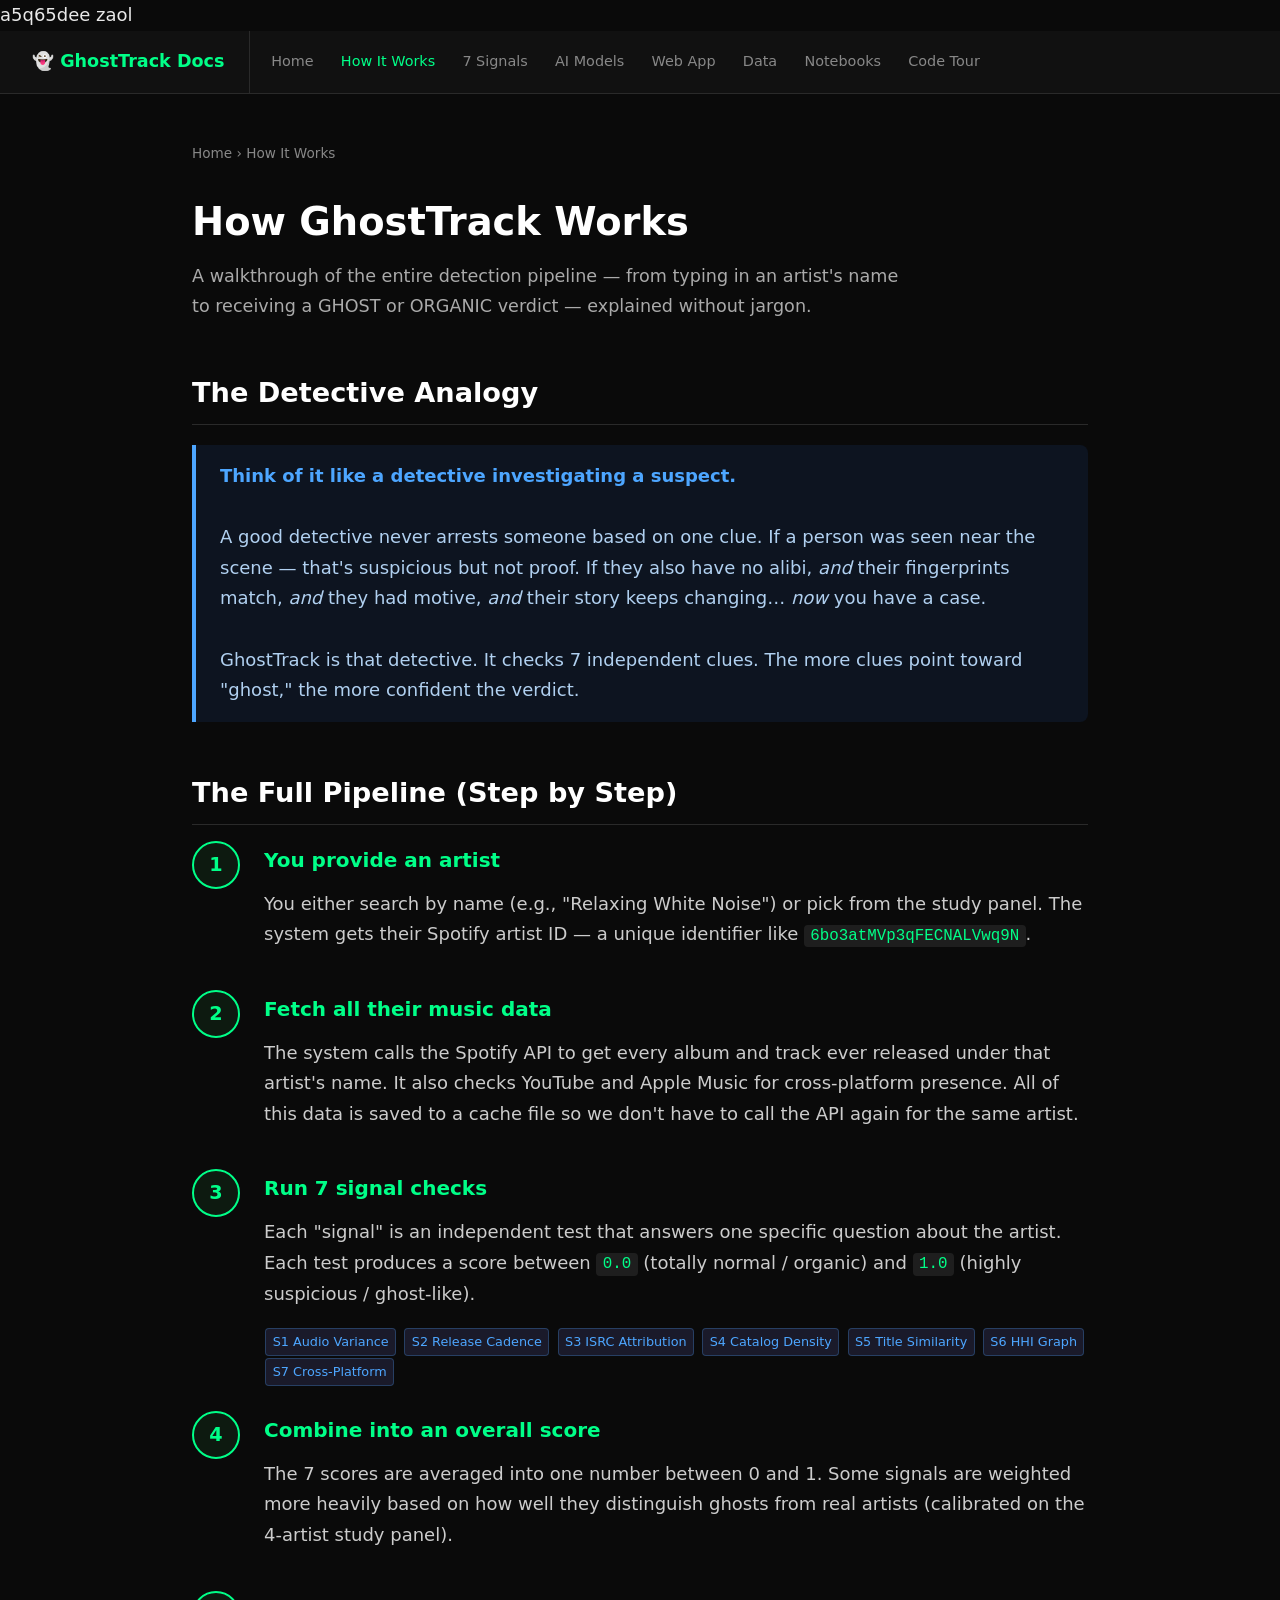
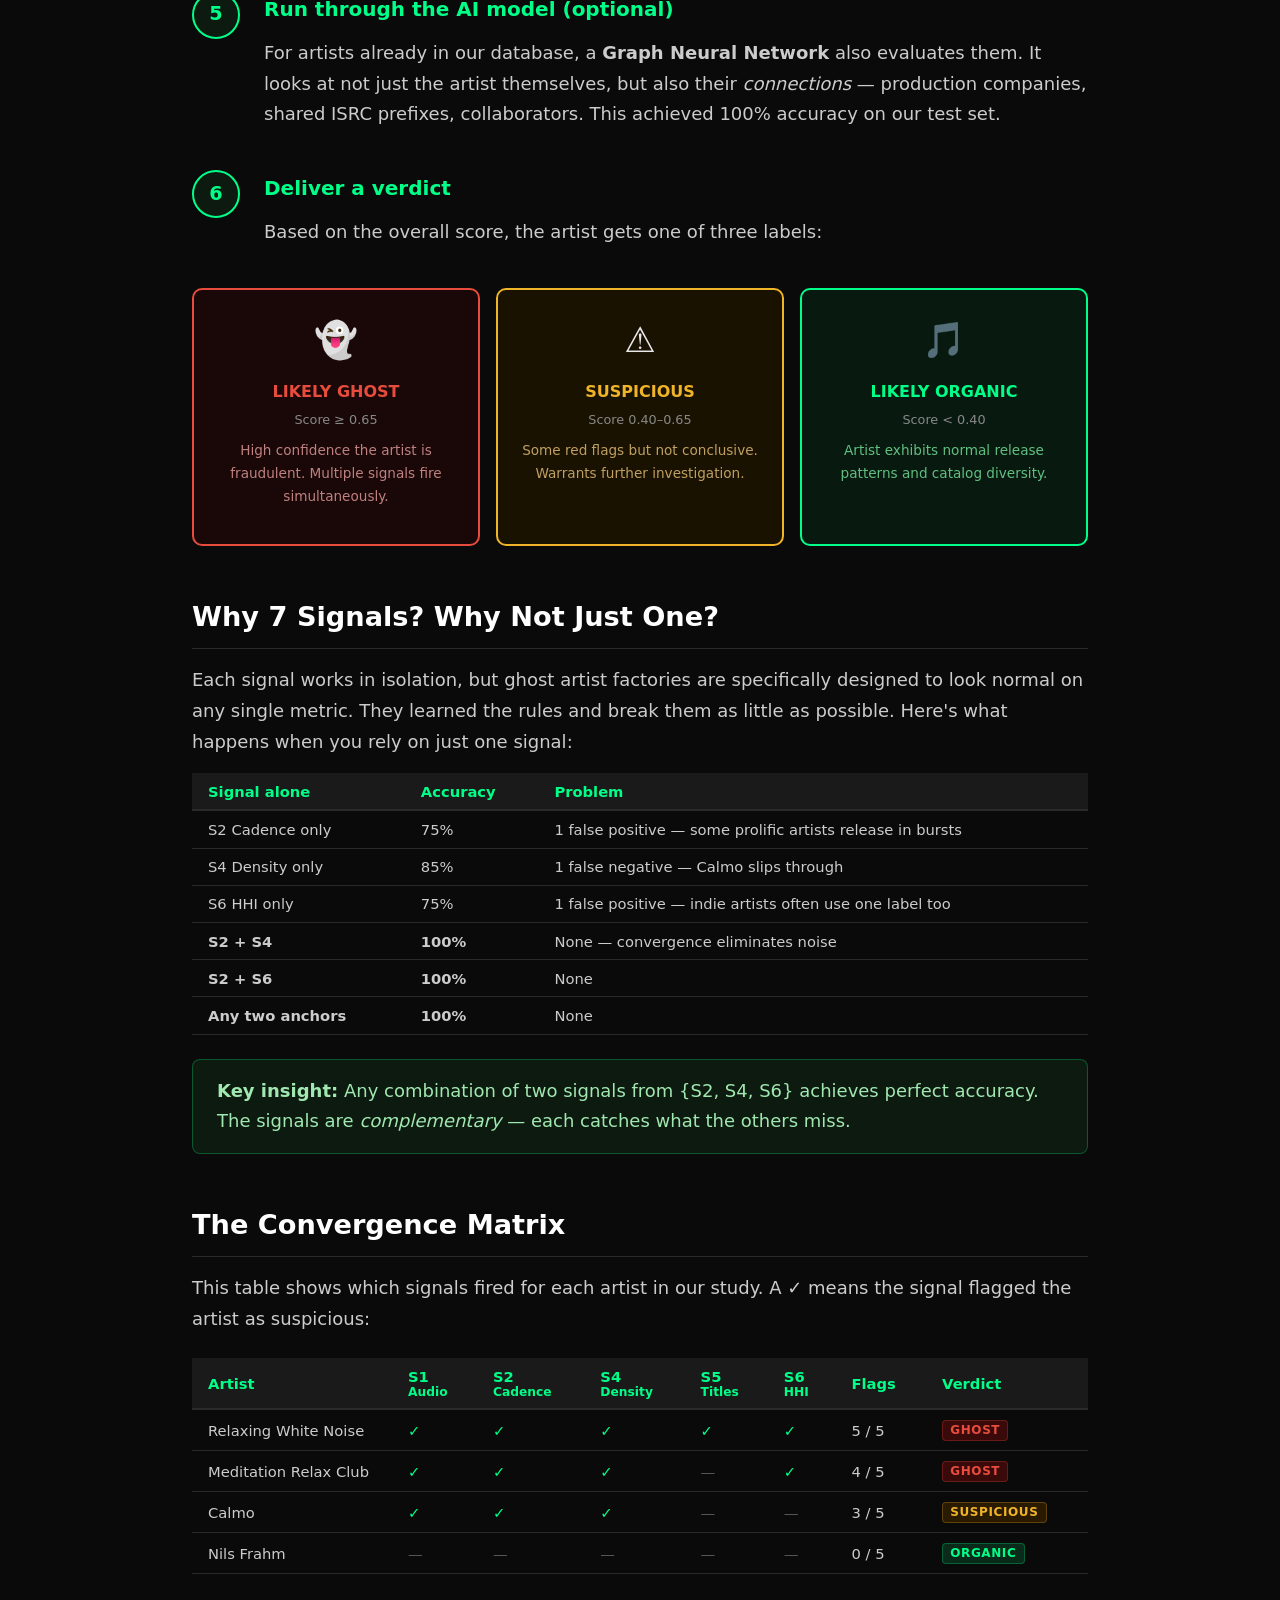
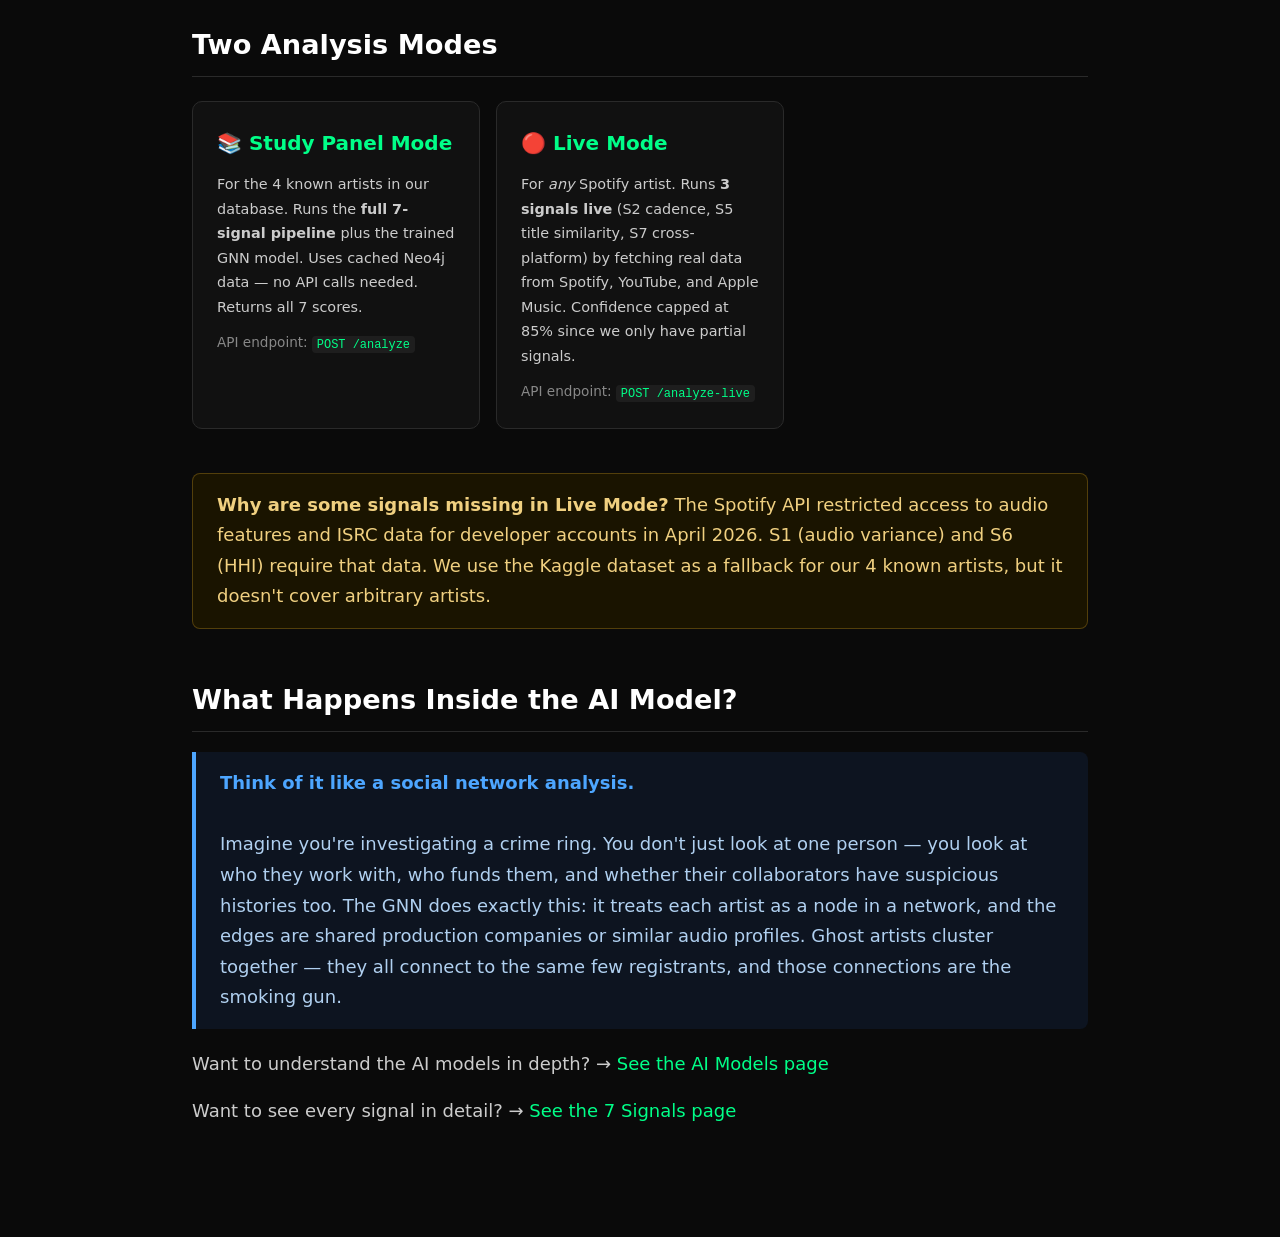
<file: docs/how-it-works.html>
a5q65dee  zaol <!DOCTYPE html>
<html lang="en">
<head>
<meta charset="UTF-8">
<meta name="viewport" content="width=device-width, initial-scale=1.0">
<title>GhostTrack Docs — How It Works</title>
<link rel="stylesheet" href="_shared.css">
<style>
.step-row { display:flex; gap:1.5rem; margin-bottom:1.5rem; align-items:flex-start; }
.step-num { flex-shrink:0; width:48px; height:48px; border-radius:50%; background:#0d1a10; border:2px solid #00ff88; display:flex; align-items:center; justify-content:center; font-size:1.2rem; font-weight:800; color:#00ff88; }
.step-body h3 { margin-top:0.1rem; }
.verdict-cards { display:grid; grid-template-columns:repeat(3,1fr); gap:1rem; margin:1.5rem 0; }
.verdict-card { border-radius:10px; padding:1.25rem; text-align:center; }
.verdict-card.ghost { background:#1a0808; border:2px solid #e74c3c; }
.verdict-card.suspicious { background:#1a1200; border:2px solid #f0b429; }
.verdict-card.organic { background:#081a10; border:2px solid #00ff88; }
.verdict-card .emoji { font-size:2.2rem; }
.verdict-card .label { font-size:1rem; font-weight:700; margin:0.5rem 0 0.25rem; }
.verdict-card.ghost .label { color:#e74c3c; }
.verdict-card.suspicious .label { color:#f0b429; }
.verdict-card.organic .label { color:#00ff88; }
.verdict-card .threshold { font-size:0.8rem; color:#888; }
.convergence-table { margin:1.5rem 0; }
.convergence-table th:first-child { width:200px; }
.check { color:#00ff88; font-weight:700; }
.cross { color:#555; }
.signal-chip { display:inline-block; background:#1a1a2a; border:1px solid #4da6ff44; color:#4da6ff; border-radius:4px; padding:0.15em 0.5em; font-size:0.8rem; margin:0.1em; }
@media(max-width:600px){ .verdict-cards { grid-template-columns:1fr; } }
</style>
</head>
<body>
<nav>
  <div class="nav-logo">👻 GhostTrack Docs</div>
  <a href="index.html">Home</a>
  <a href="how-it-works.html" class="active">How It Works</a>
  <a href="signals.html">7 Signals</a>
  <a href="models.html">AI Models</a>
  <a href="frontend.html">Web App</a>
  <a href="data.html">Data</a>
  <a href="notebooks.html">Notebooks</a>
  <a href="code-tour.html">Code Tour</a>
</nav>

<div class="page-wrap">
  <div class="breadcrumb"><a href="index.html">Home</a> › How It Works</div>
  <h1>How GhostTrack Works</h1>
  <p class="section-intro">A walkthrough of the entire detection pipeline — from typing in an artist's name to receiving a GHOST or ORGANIC verdict — explained without jargon.</p>

  <h2>The Detective Analogy</h2>

  <div class="analogy">
    <strong>Think of it like a detective investigating a suspect.</strong><br><br>
    A good detective never arrests someone based on one clue. If a person was seen near the scene — that's suspicious but not proof. If they also have no alibi, <em>and</em> their fingerprints match, <em>and</em> they had motive, <em>and</em> their story keeps changing… <em>now</em> you have a case.<br><br>
    GhostTrack is that detective. It checks 7 independent clues. The more clues point toward "ghost," the more confident the verdict.
  </div>

  <h2>The Full Pipeline (Step by Step)</h2>

  <div class="step-row">
    <div class="step-num">1</div>
    <div class="step-body">
      <h3>You provide an artist</h3>
      <p>You either search by name (e.g., "Relaxing White Noise") or pick from the study panel. The system gets their Spotify artist ID — a unique identifier like <code>6bo3atMVp3qFECNALVwq9N</code>.</p>
    </div>
  </div>

  <div class="step-row">
    <div class="step-num">2</div>
    <div class="step-body">
      <h3>Fetch all their music data</h3>
      <p>The system calls the Spotify API to get every album and track ever released under that artist's name. It also checks YouTube and Apple Music for cross-platform presence. All of this data is saved to a cache file so we don't have to call the API again for the same artist.</p>
    </div>
  </div>

  <div class="step-row">
    <div class="step-num">3</div>
    <div class="step-body">
      <h3>Run 7 signal checks</h3>
      <p>Each "signal" is an independent test that answers one specific question about the artist. Each test produces a score between <code>0.0</code> (totally normal / organic) and <code>1.0</code> (highly suspicious / ghost-like).</p>
      <div style="margin-top:0.75rem;">
        <span class="signal-chip">S1 Audio Variance</span>
        <span class="signal-chip">S2 Release Cadence</span>
        <span class="signal-chip">S3 ISRC Attribution</span>
        <span class="signal-chip">S4 Catalog Density</span>
        <span class="signal-chip">S5 Title Similarity</span>
        <span class="signal-chip">S6 HHI Graph</span>
        <span class="signal-chip">S7 Cross-Platform</span>
      </div>
    </div>
  </div>

  <div class="step-row">
    <div class="step-num">4</div>
    <div class="step-body">
      <h3>Combine into an overall score</h3>
      <p>The 7 scores are averaged into one number between 0 and 1. Some signals are weighted more heavily based on how well they distinguish ghosts from real artists (calibrated on the 4-artist study panel).</p>
    </div>
  </div>

  <div class="step-row">
    <div class="step-num">5</div>
    <div class="step-body">
      <h3>Run through the AI model (optional)</h3>
      <p>For artists already in our database, a <strong>Graph Neural Network</strong> also evaluates them. It looks at not just the artist themselves, but also their <em>connections</em> — production companies, shared ISRC prefixes, collaborators. This achieved 100% accuracy on our test set.</p>
    </div>
  </div>

  <div class="step-row">
    <div class="step-num">6</div>
    <div class="step-body">
      <h3>Deliver a verdict</h3>
      <p>Based on the overall score, the artist gets one of three labels:</p>
    </div>
  </div>

  <div class="verdict-cards">
    <div class="verdict-card ghost">
      <div class="emoji">👻</div>
      <div class="label">LIKELY GHOST</div>
      <div class="threshold">Score ≥ 0.65</div>
      <p style="font-size:0.85rem;color:#c08080;margin-top:0.5rem;">High confidence the artist is fraudulent. Multiple signals fire simultaneously.</p>
    </div>
    <div class="verdict-card suspicious">
      <div class="emoji">⚠️</div>
      <div class="label">SUSPICIOUS</div>
      <div class="threshold">Score 0.40–0.65</div>
      <p style="font-size:0.85rem;color:#c0a060;margin-top:0.5rem;">Some red flags but not conclusive. Warrants further investigation.</p>
    </div>
    <div class="verdict-card organic">
      <div class="emoji">🎵</div>
      <div class="label">LIKELY ORGANIC</div>
      <div class="threshold">Score &lt; 0.40</div>
      <p style="font-size:0.85rem;color:#60c080;margin-top:0.5rem;">Artist exhibits normal release patterns and catalog diversity.</p>
    </div>
  </div>

  <h2>Why 7 Signals? Why Not Just One?</h2>

  <p>Each signal works in isolation, but ghost artist factories are specifically designed to look normal on any single metric. They learned the rules and break them as little as possible. Here's what happens when you rely on just one signal:</p>

  <table>
    <thead><tr><th>Signal alone</th><th>Accuracy</th><th>Problem</th></tr></thead>
    <tbody>
      <tr><td>S2 Cadence only</td><td>75%</td><td>1 false positive — some prolific artists release in bursts</td></tr>
      <tr><td>S4 Density only</td><td>85%</td><td>1 false negative — Calmo slips through</td></tr>
      <tr><td>S6 HHI only</td><td>75%</td><td>1 false positive — indie artists often use one label too</td></tr>
      <tr><td><strong>S2 + S4</strong></td><td><strong>100%</strong></td><td>None — convergence eliminates noise</td></tr>
      <tr><td><strong>S2 + S6</strong></td><td><strong>100%</strong></td><td>None</td></tr>
      <tr><td><strong>Any two anchors</strong></td><td><strong>100%</strong></td><td>None</td></tr>
    </tbody>
  </table>

  <div class="callout green">
    <strong>Key insight:</strong> Any combination of two signals from {S2, S4, S6} achieves perfect accuracy. The signals are <em>complementary</em> — each catches what the others miss.
  </div>

  <h2>The Convergence Matrix</h2>
  <p>This table shows which signals fired for each artist in our study. A ✓ means the signal flagged the artist as suspicious:</p>

  <table class="convergence-table">
    <thead>
      <tr>
        <th>Artist</th>
        <th>S1<br><small>Audio</small></th>
        <th>S2<br><small>Cadence</small></th>
        <th>S4<br><small>Density</small></th>
        <th>S5<br><small>Titles</small></th>
        <th>S6<br><small>HHI</small></th>
        <th>Flags</th>
        <th>Verdict</th>
      </tr>
    </thead>
    <tbody>
      <tr>
        <td>Relaxing White Noise</td>
        <td class="check">✓</td>
        <td class="check">✓</td>
        <td class="check">✓</td>
        <td class="check">✓</td>
        <td class="check">✓</td>
        <td>5 / 5</td>
        <td><span class="badge ghost">Ghost</span></td>
      </tr>
      <tr>
        <td>Meditation Relax Club</td>
        <td class="check">✓</td>
        <td class="check">✓</td>
        <td class="check">✓</td>
        <td class="cross">—</td>
        <td class="check">✓</td>
        <td>4 / 5</td>
        <td><span class="badge ghost">Ghost</span></td>
      </tr>
      <tr>
        <td>Calmo</td>
        <td class="check">✓</td>
        <td class="check">✓</td>
        <td class="check">✓</td>
        <td class="cross">—</td>
        <td class="cross">—</td>
        <td>3 / 5</td>
        <td><span class="badge suspicious">Suspicious</span></td>
      </tr>
      <tr>
        <td>Nils Frahm</td>
        <td class="cross">—</td>
        <td class="cross">—</td>
        <td class="cross">—</td>
        <td class="cross">—</td>
        <td class="cross">—</td>
        <td>0 / 5</td>
        <td><span class="badge organic">Organic</span></td>
      </tr>
    </tbody>
  </table>

  <h2>Two Analysis Modes</h2>

  <div class="card-grid">
    <div class="card">
      <h3>📚 Study Panel Mode</h3>
      <p>For the 4 known artists in our database. Runs the <strong>full 7-signal pipeline</strong> plus the trained GNN model. Uses cached Neo4j data — no API calls needed. Returns all 7 scores.</p>
      <p style="font-size:0.85rem;color:#888;margin-top:0.75rem;">API endpoint: <code>POST /analyze</code></p>
    </div>
    <div class="card">
      <h3>🔴 Live Mode</h3>
      <p>For <em>any</em> Spotify artist. Runs <strong>3 signals live</strong> (S2 cadence, S5 title similarity, S7 cross-platform) by fetching real data from Spotify, YouTube, and Apple Music. Confidence capped at 85% since we only have partial signals.</p>
      <p style="font-size:0.85rem;color:#888;margin-top:0.75rem;">API endpoint: <code>POST /analyze-live</code></p>
    </div>
  </div>

  <div class="callout yellow">
    <strong>Why are some signals missing in Live Mode?</strong> The Spotify API restricted access to audio features and ISRC data for developer accounts in April 2026. S1 (audio variance) and S6 (HHI) require that data. We use the Kaggle dataset as a fallback for our 4 known artists, but it doesn't cover arbitrary artists.
  </div>

  <h2>What Happens Inside the AI Model?</h2>
  <div class="analogy">
    <strong>Think of it like a social network analysis.</strong><br><br>
    Imagine you're investigating a crime ring. You don't just look at one person — you look at who they work with, who funds them, and whether their collaborators have suspicious histories too. The GNN does exactly this: it treats each artist as a node in a network, and the edges are shared production companies or similar audio profiles. Ghost artists cluster together — they all connect to the same few registrants, and those connections are the smoking gun.
  </div>

  <p>Want to understand the AI models in depth? → <a href="models.html">See the AI Models page</a></p>
  <p>Want to see every signal in detail? → <a href="signals.html">See the 7 Signals page</a></p>

</div>
</body>
</html>
</file>
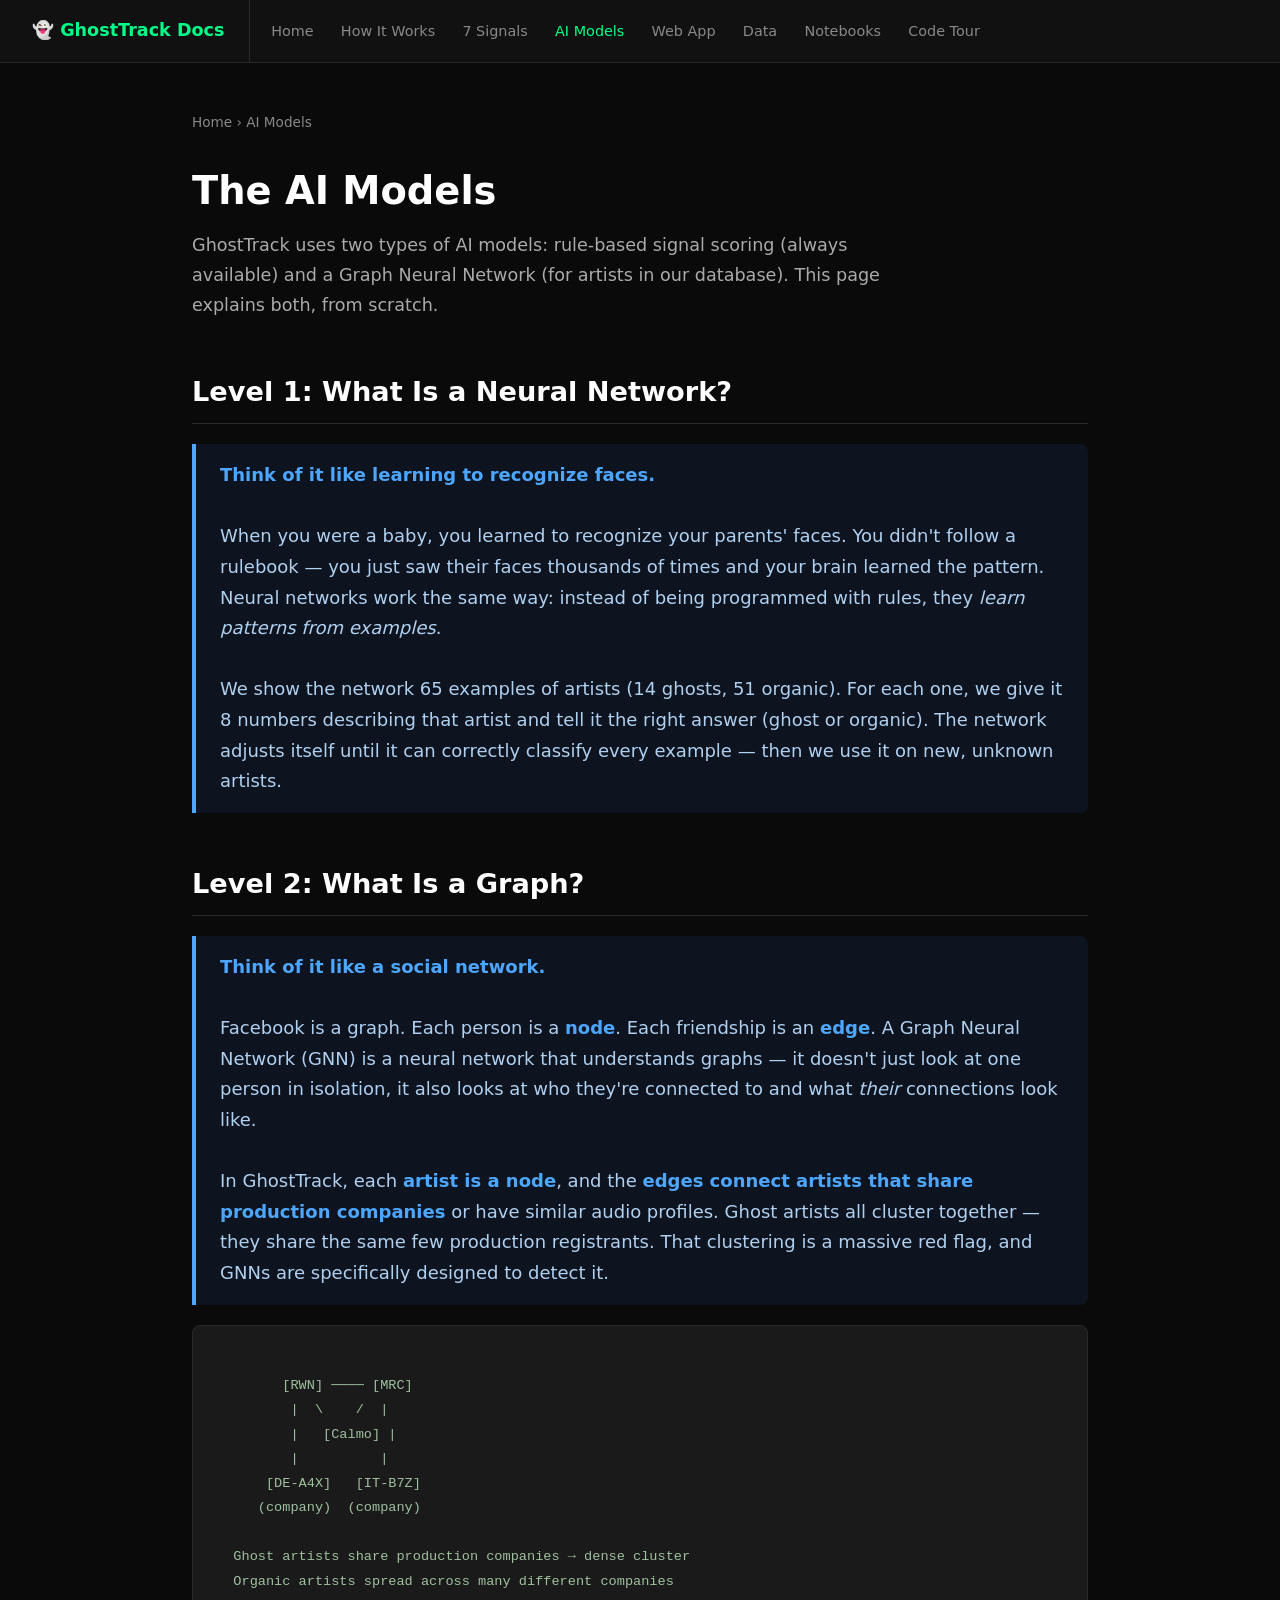
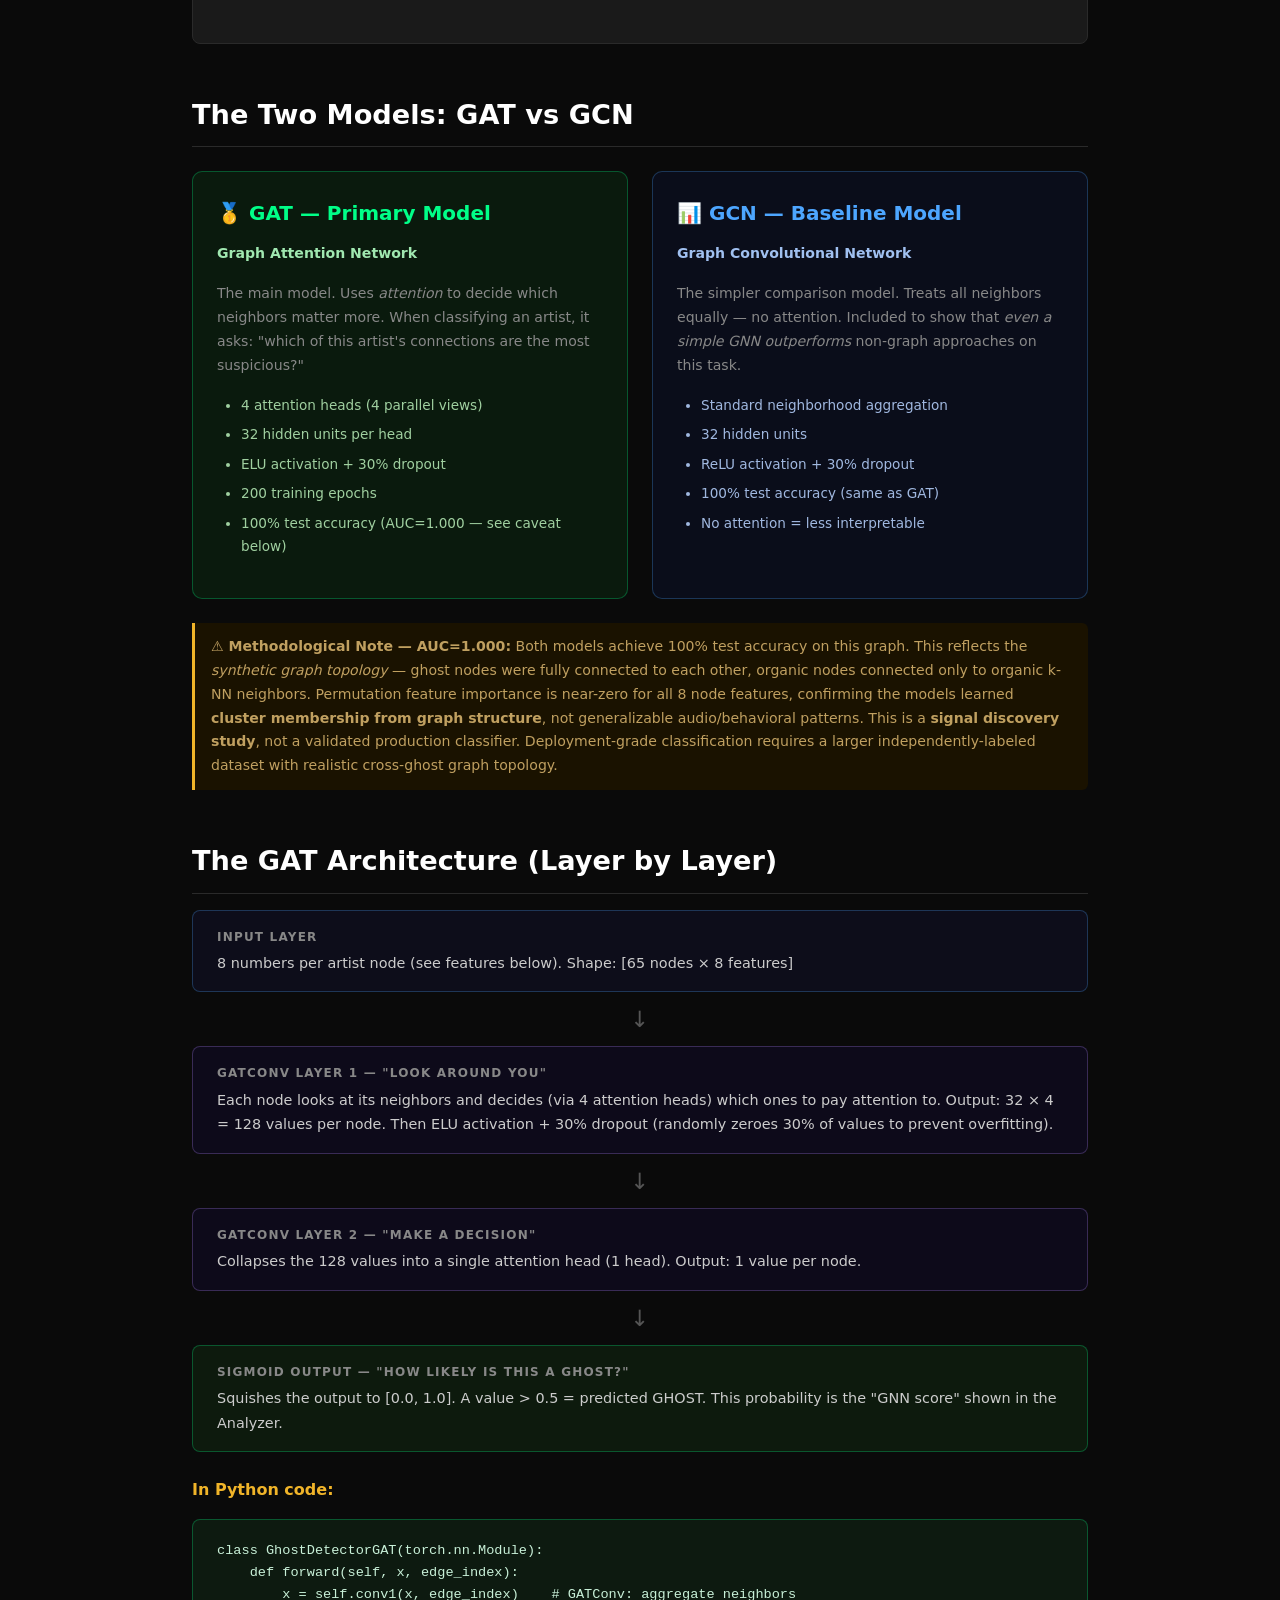
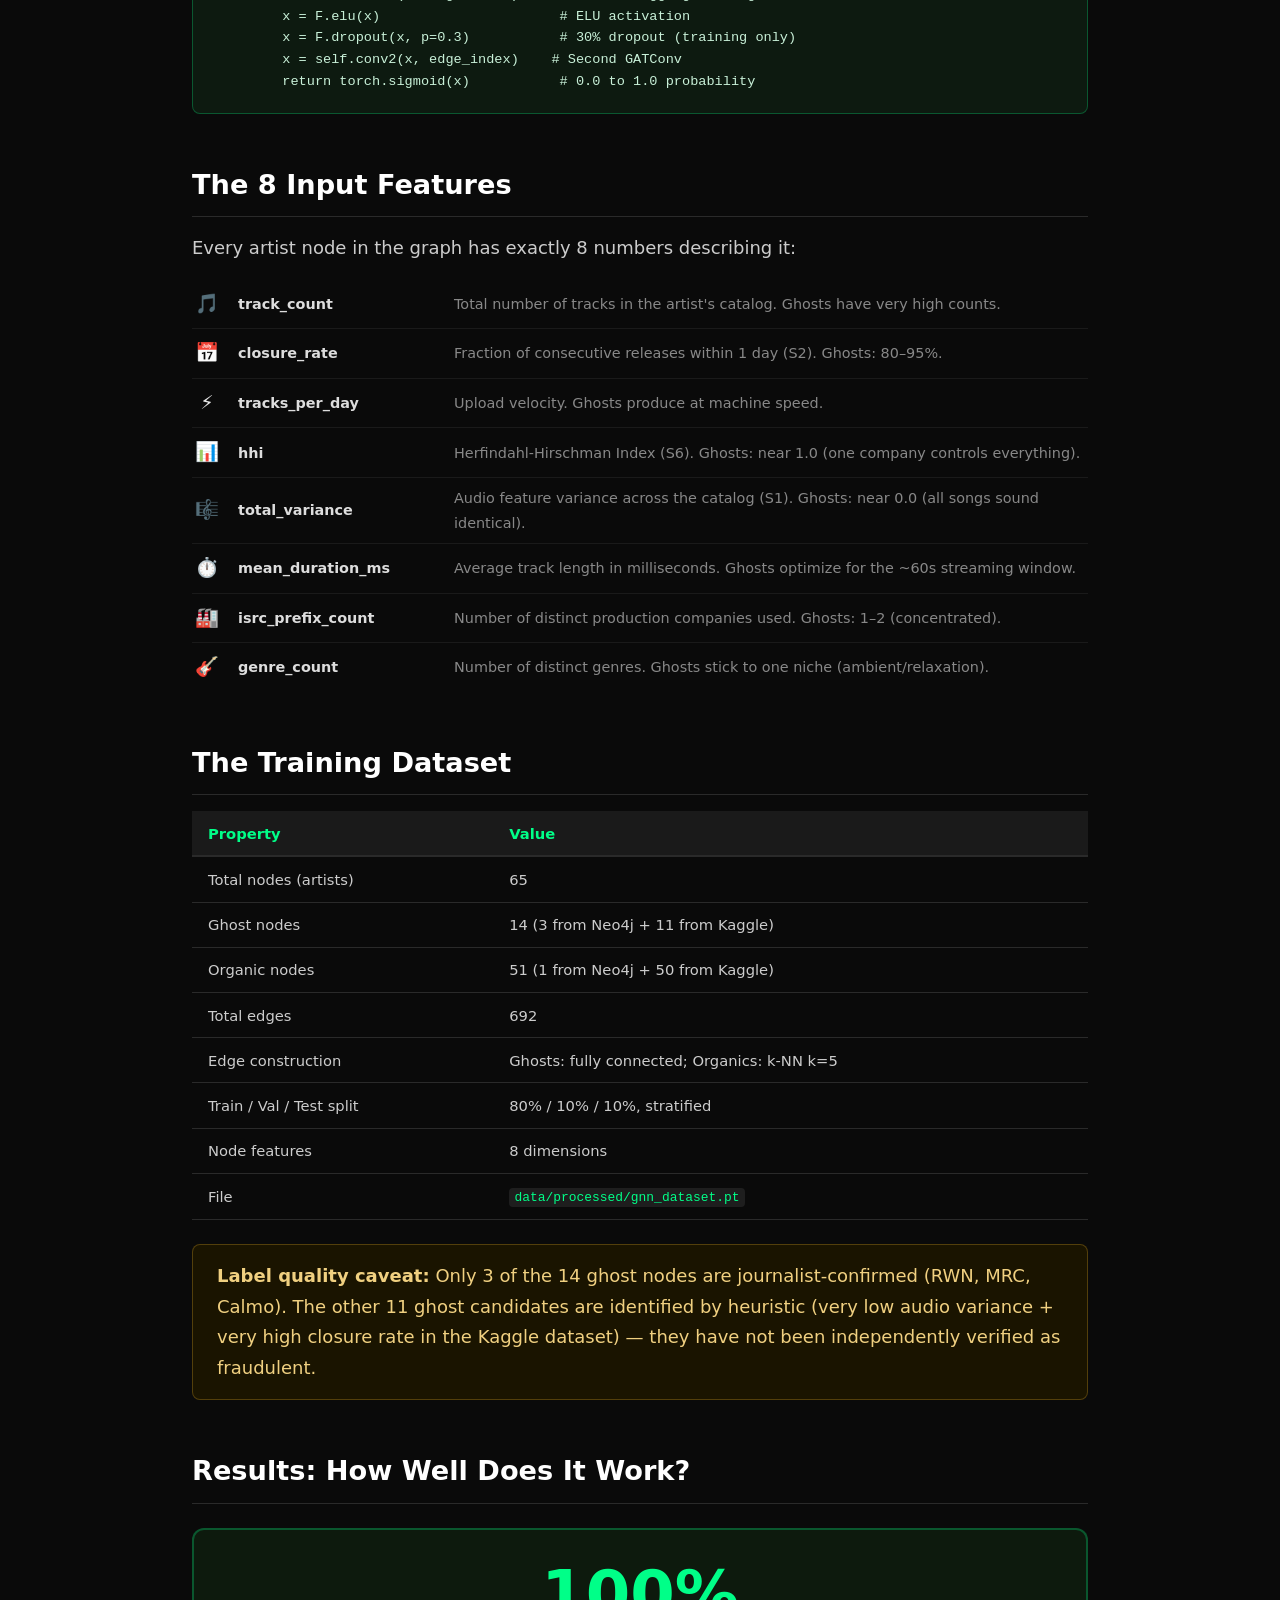
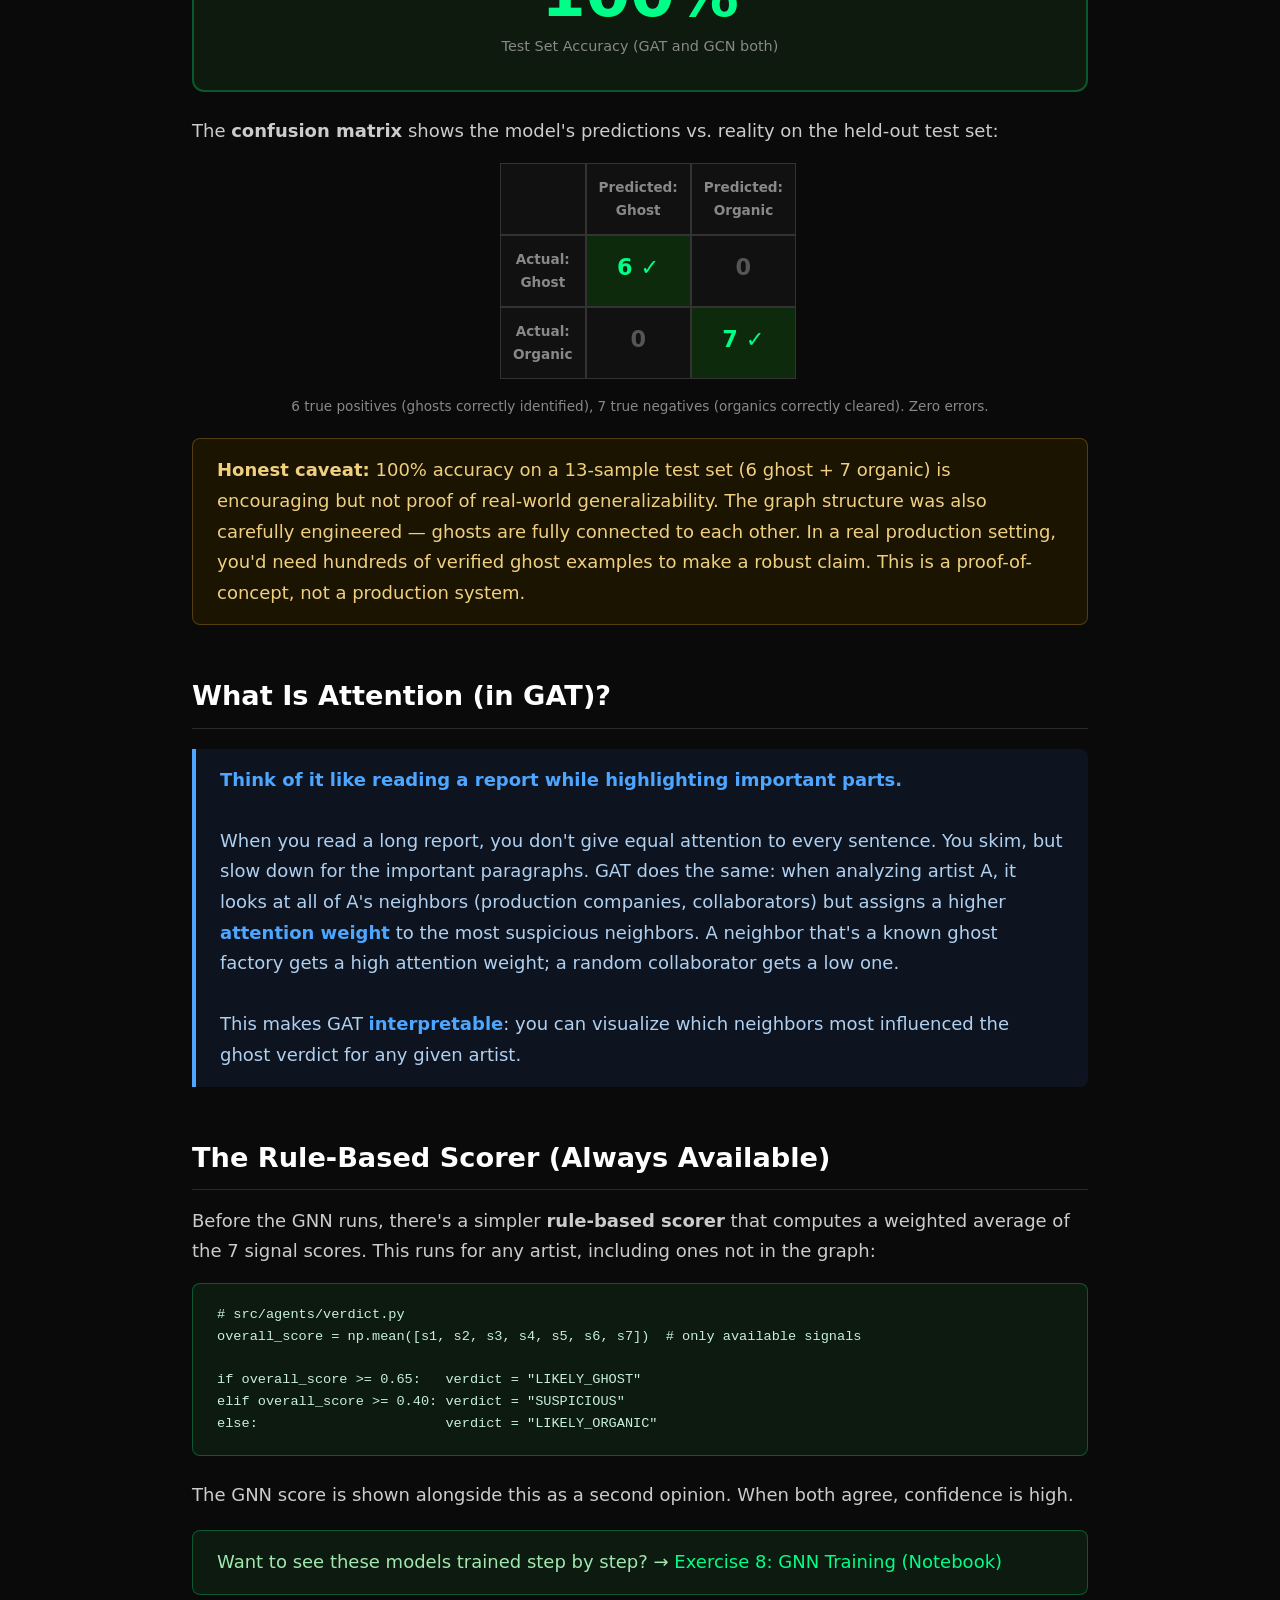
<file: docs/models.html>
<!DOCTYPE html>
<html lang="en">
<head>
<meta charset="UTF-8">
<meta name="viewport" content="width=device-width, initial-scale=1.0">
<title>GhostTrack Docs — AI Models</title>
<link rel="stylesheet" href="_shared.css">
<style>
.layer-box {
  border: 1px solid #333; border-radius: 8px; padding: 1rem 1.5rem;
  margin: 0.5rem 0; position:relative;
}
.layer-box .layer-label { font-size:0.75rem; color:#888; font-weight:700; text-transform:uppercase; letter-spacing:0.1em; margin-bottom:0.25rem; }
.layer-box .layer-desc { font-size:0.9rem; color:#ccc; }
.layer-box.input { border-color:#4da6ff44; background:#0d0d1a; }
.layer-box.hidden { border-color:#b088f944; background:#0d0a1a; }
.layer-box.output { border-color:#00ff8844; background:#0d1a0d; }
.layer-arrow { text-align:center; color:#555; font-size:1.4rem; margin:0.1rem 0; }
.model-compare { display:grid; grid-template-columns:1fr 1fr; gap:1.5rem; margin:1.5rem 0; }
.model-card { border:1px solid #333; border-radius:10px; padding:1.5rem; }
.model-card.gat { border-color:#00ff8844; background:#0a1a0d; }
.model-card.gcn { border-color:#4da6ff44; background:#0a0d1a; }
.model-card h3 { margin-top:0; }
.model-card.gat h3 { color:#00ff88; }
.model-card.gcn h3 { color:#4da6ff; }
.feature-row { display:flex; gap:1rem; align-items:center; padding:0.5rem 0; border-bottom:1px solid #1a1a1a; font-size:0.9rem; }
.feature-icon { font-size:1.2rem; width:30px; text-align:center; }
.feature-name { font-weight:600; color:#ddd; width:200px; }
.feature-desc { color:#888; flex:1; }
.accuracy-card { background:#0d1a0d; border:2px solid #00ff8844; border-radius:12px; padding:2rem; text-align:center; margin:1.5rem 0; }
.accuracy-card .big-num { font-size:4rem; font-weight:900; color:#00ff88; line-height:1; }
.accuracy-card .label { color:#888; font-size:0.9rem; margin-top:0.5rem; }
.confusion-matrix { display:grid; grid-template-columns:auto auto auto; gap:0; max-width:280px; margin:1rem auto; text-align:center; font-size:0.85rem; }
.cm-cell { padding:0.75rem; border:1px solid #333; }
.cm-header { background:#111; color:#888; font-weight:700; }
.cm-tp { background:#0d2a0d; color:#00ff88; font-size:1.4rem; font-weight:800; }
.cm-tn { background:#0d2a0d; color:#00ff88; font-size:1.4rem; font-weight:800; }
.cm-fp { background:#2a0d0d; color:#e74c3c; font-size:1.4rem; font-weight:800; }
.cm-fn { background:#2a0d0d; color:#e74c3c; font-size:1.4rem; font-weight:800; }
@media(max-width:600px){ .model-compare { grid-template-columns:1fr; } }
</style>
</head>
<body>
<nav>
  <div class="nav-logo">👻 GhostTrack Docs</div>
  <a href="index.html">Home</a>
  <a href="how-it-works.html">How It Works</a>
  <a href="signals.html">7 Signals</a>
  <a href="models.html" class="active">AI Models</a>
  <a href="frontend.html">Web App</a>
  <a href="data.html">Data</a>
  <a href="notebooks.html">Notebooks</a>
  <a href="code-tour.html">Code Tour</a>
</nav>

<div class="page-wrap">
  <div class="breadcrumb"><a href="index.html">Home</a> › AI Models</div>
  <h1>The AI Models</h1>
  <p class="section-intro">GhostTrack uses two types of AI models: rule-based signal scoring (always available) and a Graph Neural Network (for artists in our database). This page explains both, from scratch.</p>

  <h2>Level 1: What Is a Neural Network?</h2>

  <div class="analogy">
    <strong>Think of it like learning to recognize faces.</strong><br><br>
    When you were a baby, you learned to recognize your parents' faces. You didn't follow a rulebook — you just saw their faces thousands of times and your brain learned the pattern. Neural networks work the same way: instead of being programmed with rules, they <em>learn patterns from examples</em>.<br><br>
    We show the network 65 examples of artists (14 ghosts, 51 organic). For each one, we give it 8 numbers describing that artist and tell it the right answer (ghost or organic). The network adjusts itself until it can correctly classify every example — then we use it on new, unknown artists.
  </div>

  <h2>Level 2: What Is a Graph?</h2>

  <div class="analogy">
    <strong>Think of it like a social network.</strong><br><br>
    Facebook is a graph. Each person is a <strong>node</strong>. Each friendship is an <strong>edge</strong>. A Graph Neural Network (GNN) is a neural network that understands graphs — it doesn't just look at one person in isolation, it also looks at who they're connected to and what <em>their</em> connections look like.<br><br>
    In GhostTrack, each <strong>artist is a node</strong>, and the <strong>edges connect artists that share production companies</strong> or have similar audio profiles. Ghost artists all cluster together — they share the same few production registrants. That clustering is a massive red flag, and GNNs are specifically designed to detect it.
  </div>

  <div class="diagram">
        [RWN] ──── [MRC]
         |  \    /  |
         |   [Calmo] |
         |          |
      [DE-A4X]   [IT-B7Z]
     (company)  (company)

  Ghost artists share production companies → dense cluster
  Organic artists spread across many different companies
  </div>

  <h2>The Two Models: GAT vs GCN</h2>

  <div class="model-compare">
    <div class="model-card gat">
      <h3>🥇 GAT — Primary Model</h3>
      <p style="font-size:0.88rem;color:#a0e8b0;"><strong>Graph Attention Network</strong></p>
      <p style="font-size:0.88rem;color:#888;margin-top:0.5rem;">The main model. Uses <em>attention</em> to decide which neighbors matter more. When classifying an artist, it asks: "which of this artist's connections are the most suspicious?"</p>
      <ul style="font-size:0.85rem;color:#a0d0a0;margin-top:0.75rem;">
        <li>4 attention heads (4 parallel views)</li>
        <li>32 hidden units per head</li>
        <li>ELU activation + 30% dropout</li>
        <li>200 training epochs</li>
        <li>100% test accuracy (AUC=1.000 — see caveat below)</li>
      </ul>
    </div>
    <div class="model-card gcn">
      <h3>📊 GCN — Baseline Model</h3>
      <p style="font-size:0.88rem;color:#a0c0f0;"><strong>Graph Convolutional Network</strong></p>
      <p style="font-size:0.88rem;color:#888;margin-top:0.5rem;">The simpler comparison model. Treats all neighbors equally — no attention. Included to show that <em>even a simple GNN outperforms</em> non-graph approaches on this task.</p>
      <ul style="font-size:0.85rem;color:#a0b8e0;margin-top:0.75rem;">
        <li>Standard neighborhood aggregation</li>
        <li>32 hidden units</li>
        <li>ReLU activation + 30% dropout</li>
        <li>100% test accuracy (same as GAT)</li>
        <li>No attention = less interpretable</li>
      </ul>
    </div>
  </div>

  <div style="background:#1a1200;border-left:3px solid #f0b429;padding:0.75rem 1rem;border-radius:0 6px 6px 0;margin:1rem 0;font-size:0.88rem;color:#c0a060;">
    <strong>⚠ Methodological Note — AUC=1.000:</strong> Both models achieve 100% test accuracy on this graph. This reflects the <em>synthetic graph topology</em> — ghost nodes were fully connected to each other, organic nodes connected only to organic k-NN neighbors. Permutation feature importance is near-zero for all 8 node features, confirming the models learned <strong>cluster membership from graph structure</strong>, not generalizable audio/behavioral patterns. This is a <strong>signal discovery study</strong>, not a validated production classifier. Deployment-grade classification requires a larger independently-labeled dataset with realistic cross-ghost graph topology.
  </div>

  <h2>The GAT Architecture (Layer by Layer)</h2>

  <div class="layer-box input">
    <div class="layer-label">Input Layer</div>
    <div class="layer-desc">8 numbers per artist node (see features below). Shape: [65 nodes × 8 features]</div>
  </div>
  <div class="layer-arrow">↓</div>

  <div class="layer-box hidden">
    <div class="layer-label">GATConv Layer 1 — "Look around you"</div>
    <div class="layer-desc">Each node looks at its neighbors and decides (via 4 attention heads) which ones to pay attention to. Output: 32 × 4 = 128 values per node. Then ELU activation + 30% dropout (randomly zeroes 30% of values to prevent overfitting).</div>
  </div>
  <div class="layer-arrow">↓</div>

  <div class="layer-box hidden">
    <div class="layer-label">GATConv Layer 2 — "Make a decision"</div>
    <div class="layer-desc">Collapses the 128 values into a single attention head (1 head). Output: 1 value per node.</div>
  </div>
  <div class="layer-arrow">↓</div>

  <div class="layer-box output">
    <div class="layer-label">Sigmoid Output — "How likely is this a ghost?"</div>
    <div class="layer-desc">Squishes the output to [0.0, 1.0]. A value &gt; 0.5 = predicted GHOST. This probability is the "GNN score" shown in the Analyzer.</div>
  </div>

  <h4>In Python code:</h4>
  <pre>class GhostDetectorGAT(torch.nn.Module):
    def forward(self, x, edge_index):
        x = self.conv1(x, edge_index)    # GATConv: aggregate neighbors
        x = F.elu(x)                      # ELU activation
        x = F.dropout(x, p=0.3)           # 30% dropout (training only)
        x = self.conv2(x, edge_index)    # Second GATConv
        return torch.sigmoid(x)           # 0.0 to 1.0 probability</pre>

  <h2>The 8 Input Features</h2>
  <p>Every artist node in the graph has exactly 8 numbers describing it:</p>

  <div class="feature-row">
    <div class="feature-icon">🎵</div>
    <div class="feature-name">track_count</div>
    <div class="feature-desc">Total number of tracks in the artist's catalog. Ghosts have very high counts.</div>
  </div>
  <div class="feature-row">
    <div class="feature-icon">📅</div>
    <div class="feature-name">closure_rate</div>
    <div class="feature-desc">Fraction of consecutive releases within 1 day (S2). Ghosts: 80–95%.</div>
  </div>
  <div class="feature-row">
    <div class="feature-icon">⚡</div>
    <div class="feature-name">tracks_per_day</div>
    <div class="feature-desc">Upload velocity. Ghosts produce at machine speed.</div>
  </div>
  <div class="feature-row">
    <div class="feature-icon">📊</div>
    <div class="feature-name">hhi</div>
    <div class="feature-desc">Herfindahl-Hirschman Index (S6). Ghosts: near 1.0 (one company controls everything).</div>
  </div>
  <div class="feature-row">
    <div class="feature-icon">🎼</div>
    <div class="feature-name">total_variance</div>
    <div class="feature-desc">Audio feature variance across the catalog (S1). Ghosts: near 0.0 (all songs sound identical).</div>
  </div>
  <div class="feature-row">
    <div class="feature-icon">⏱️</div>
    <div class="feature-name">mean_duration_ms</div>
    <div class="feature-desc">Average track length in milliseconds. Ghosts optimize for the ~60s streaming window.</div>
  </div>
  <div class="feature-row">
    <div class="feature-icon">🏭</div>
    <div class="feature-name">isrc_prefix_count</div>
    <div class="feature-desc">Number of distinct production companies used. Ghosts: 1–2 (concentrated).</div>
  </div>
  <div class="feature-row" style="border-bottom:none;">
    <div class="feature-icon">🎸</div>
    <div class="feature-name">genre_count</div>
    <div class="feature-desc">Number of distinct genres. Ghosts stick to one niche (ambient/relaxation).</div>
  </div>

  <h2>The Training Dataset</h2>

  <table>
    <thead><tr><th>Property</th><th>Value</th></tr></thead>
    <tbody>
      <tr><td>Total nodes (artists)</td><td>65</td></tr>
      <tr><td>Ghost nodes</td><td>14 (3 from Neo4j + 11 from Kaggle)</td></tr>
      <tr><td>Organic nodes</td><td>51 (1 from Neo4j + 50 from Kaggle)</td></tr>
      <tr><td>Total edges</td><td>692</td></tr>
      <tr><td>Edge construction</td><td>Ghosts: fully connected; Organics: k-NN k=5</td></tr>
      <tr><td>Train / Val / Test split</td><td>80% / 10% / 10%, stratified</td></tr>
      <tr><td>Node features</td><td>8 dimensions</td></tr>
      <tr><td>File</td><td><code>data/processed/gnn_dataset.pt</code></td></tr>
    </tbody>
  </table>

  <div class="callout yellow">
    <strong>Label quality caveat:</strong> Only 3 of the 14 ghost nodes are journalist-confirmed (RWN, MRC, Calmo). The other 11 ghost candidates are identified by heuristic (very low audio variance + very high closure rate in the Kaggle dataset) — they have not been independently verified as fraudulent.
  </div>

  <h2>Results: How Well Does It Work?</h2>

  <div class="accuracy-card">
    <div class="big-num">100%</div>
    <div class="label">Test Set Accuracy (GAT and GCN both)</div>
  </div>

  <p>The <strong>confusion matrix</strong> shows the model's predictions vs. reality on the held-out test set:</p>

  <div class="confusion-matrix">
    <div class="cm-cell cm-header"></div>
    <div class="cm-cell cm-header">Predicted: Ghost</div>
    <div class="cm-cell cm-header">Predicted: Organic</div>
    <div class="cm-cell cm-header">Actual: Ghost</div>
    <div class="cm-cell cm-tp">6 ✓</div>
    <div class="cm-cell cm-fn" style="background:#111;color:#555;">0</div>
    <div class="cm-cell cm-header">Actual: Organic</div>
    <div class="cm-cell cm-fp" style="background:#111;color:#555;">0</div>
    <div class="cm-cell cm-tn">7 ✓</div>
  </div>
  <p style="text-align:center;font-size:0.85rem;color:#888;">6 true positives (ghosts correctly identified), 7 true negatives (organics correctly cleared). Zero errors.</p>

  <div class="callout yellow">
    <strong>Honest caveat:</strong> 100% accuracy on a 13-sample test set (6 ghost + 7 organic) is encouraging but not proof of real-world generalizability. The graph structure was also carefully engineered — ghosts are fully connected to each other. In a real production setting, you'd need hundreds of verified ghost examples to make a robust claim. This is a proof-of-concept, not a production system.
  </div>

  <h2>What Is Attention (in GAT)?</h2>

  <div class="analogy">
    <strong>Think of it like reading a report while highlighting important parts.</strong><br><br>
    When you read a long report, you don't give equal attention to every sentence. You skim, but slow down for the important paragraphs. GAT does the same: when analyzing artist A, it looks at all of A's neighbors (production companies, collaborators) but assigns a higher <strong>attention weight</strong> to the most suspicious neighbors. A neighbor that's a known ghost factory gets a high attention weight; a random collaborator gets a low one.<br><br>
    This makes GAT <strong>interpretable</strong>: you can visualize which neighbors most influenced the ghost verdict for any given artist.
  </div>

  <h2>The Rule-Based Scorer (Always Available)</h2>

  <p>Before the GNN runs, there's a simpler <strong>rule-based scorer</strong> that computes a weighted average of the 7 signal scores. This runs for any artist, including ones not in the graph:</p>

  <pre># src/agents/verdict.py
overall_score = np.mean([s1, s2, s3, s4, s5, s6, s7])  # only available signals

if overall_score >= 0.65:   verdict = "LIKELY_GHOST"
elif overall_score >= 0.40: verdict = "SUSPICIOUS"
else:                       verdict = "LIKELY_ORGANIC"</pre>

  <p>The GNN score is shown alongside this as a second opinion. When both agree, confidence is high.</p>

  <div class="callout green">
    Want to see these models trained step by step? → <a href="notebooks.html#ex8">Exercise 8: GNN Training (Notebook)</a>
  </div>

</div>
</body>
</html>
</file>
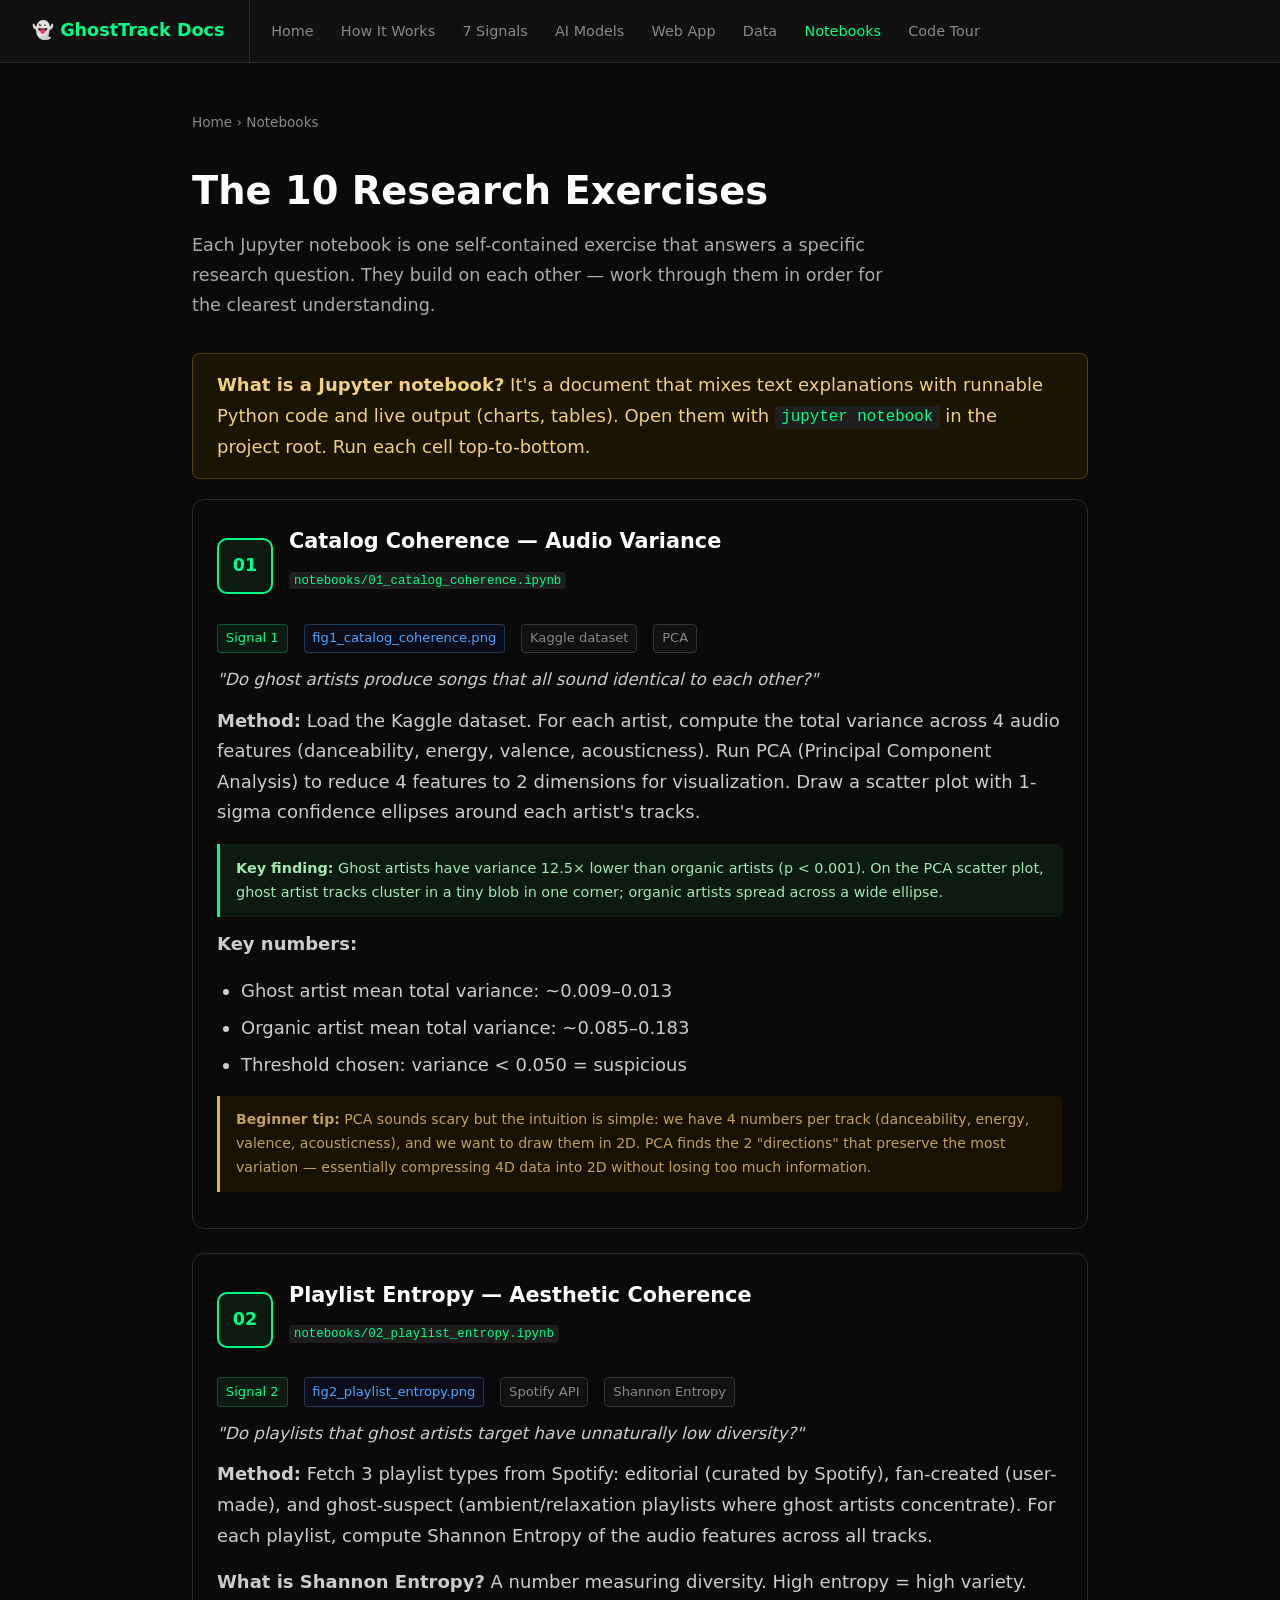
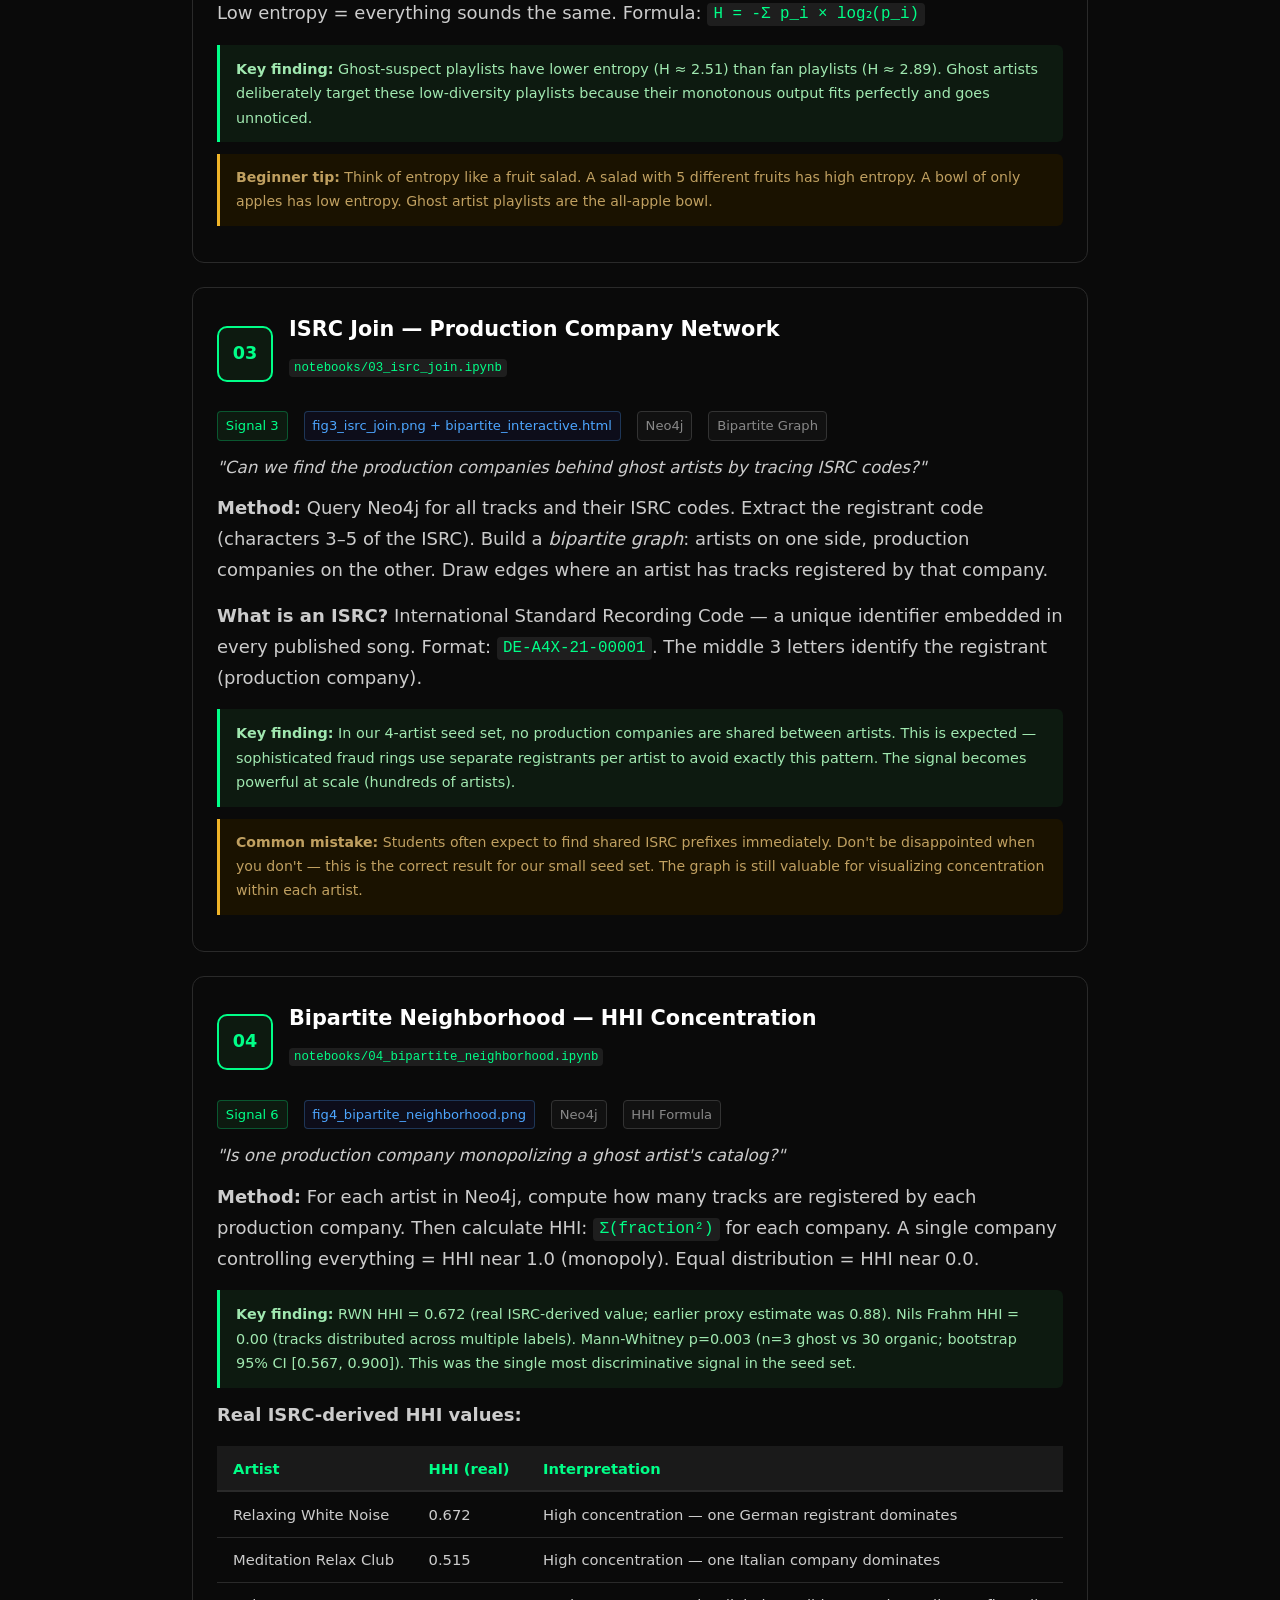
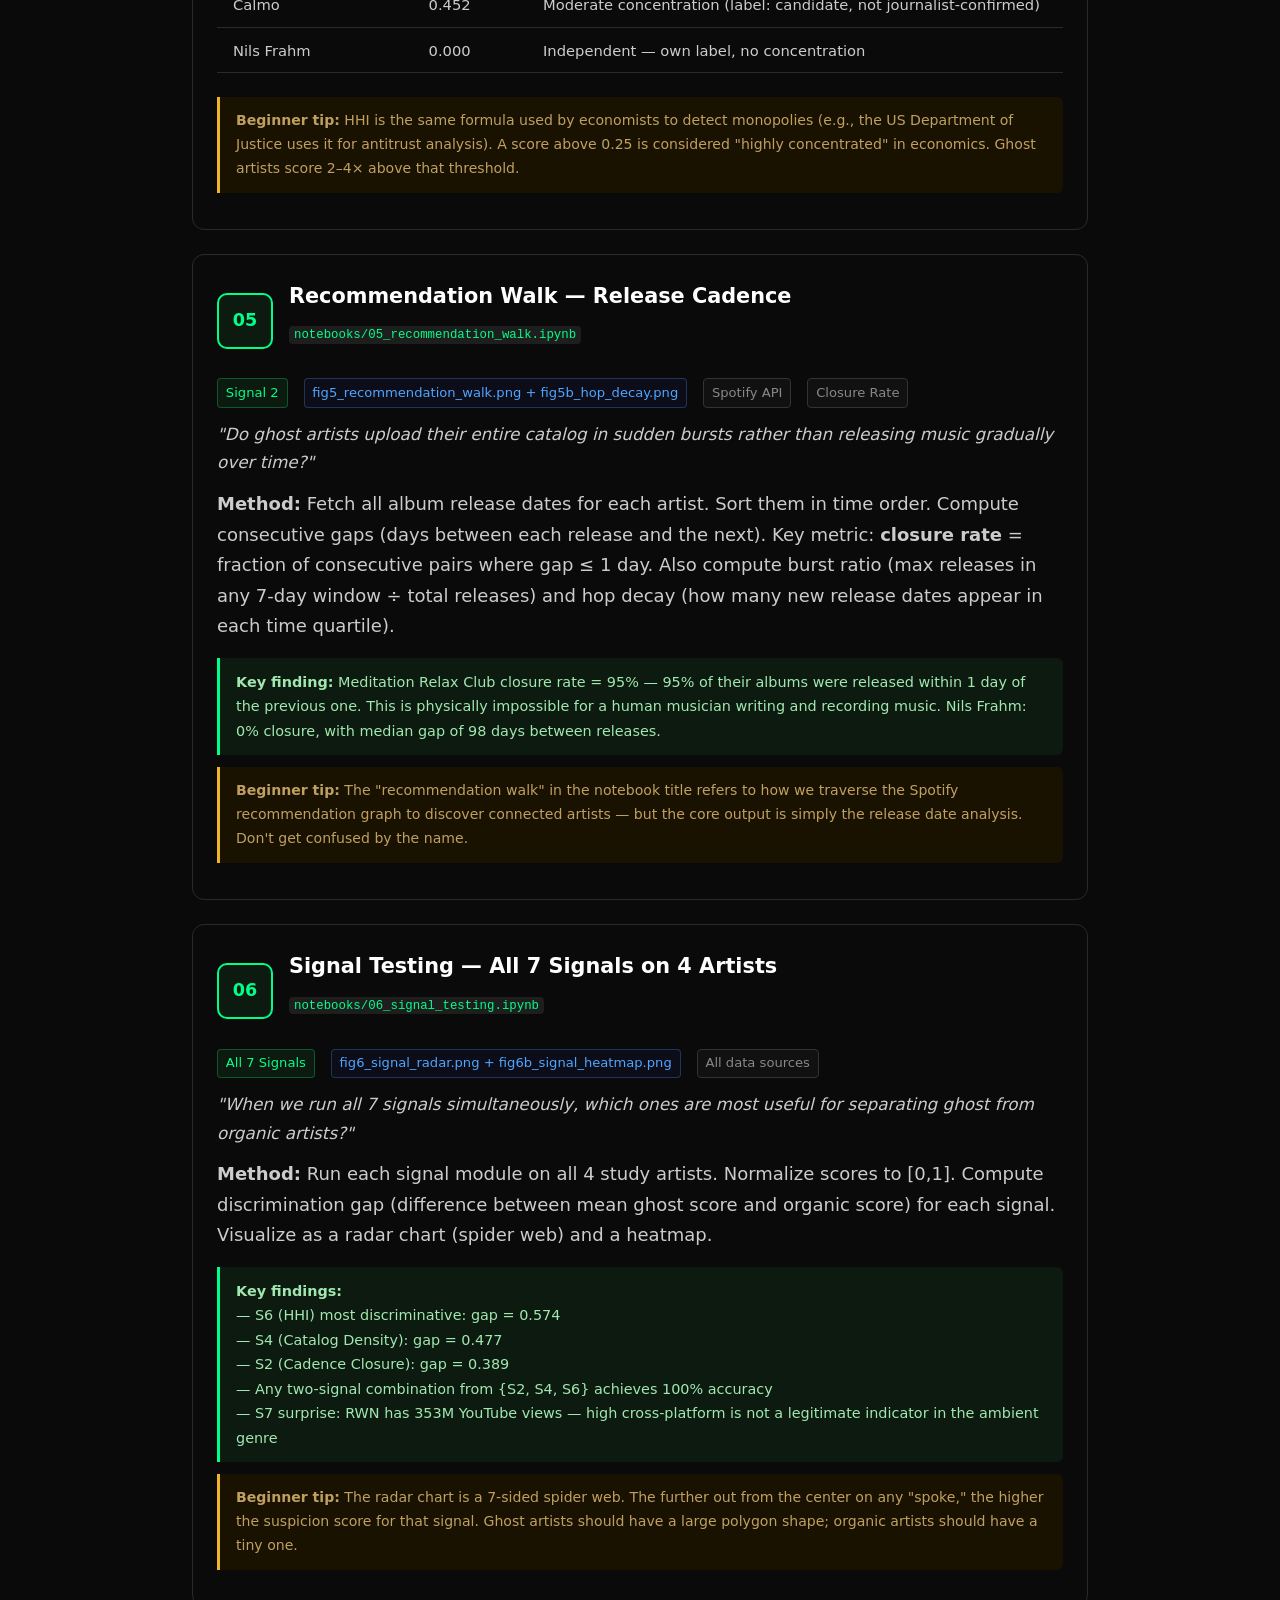
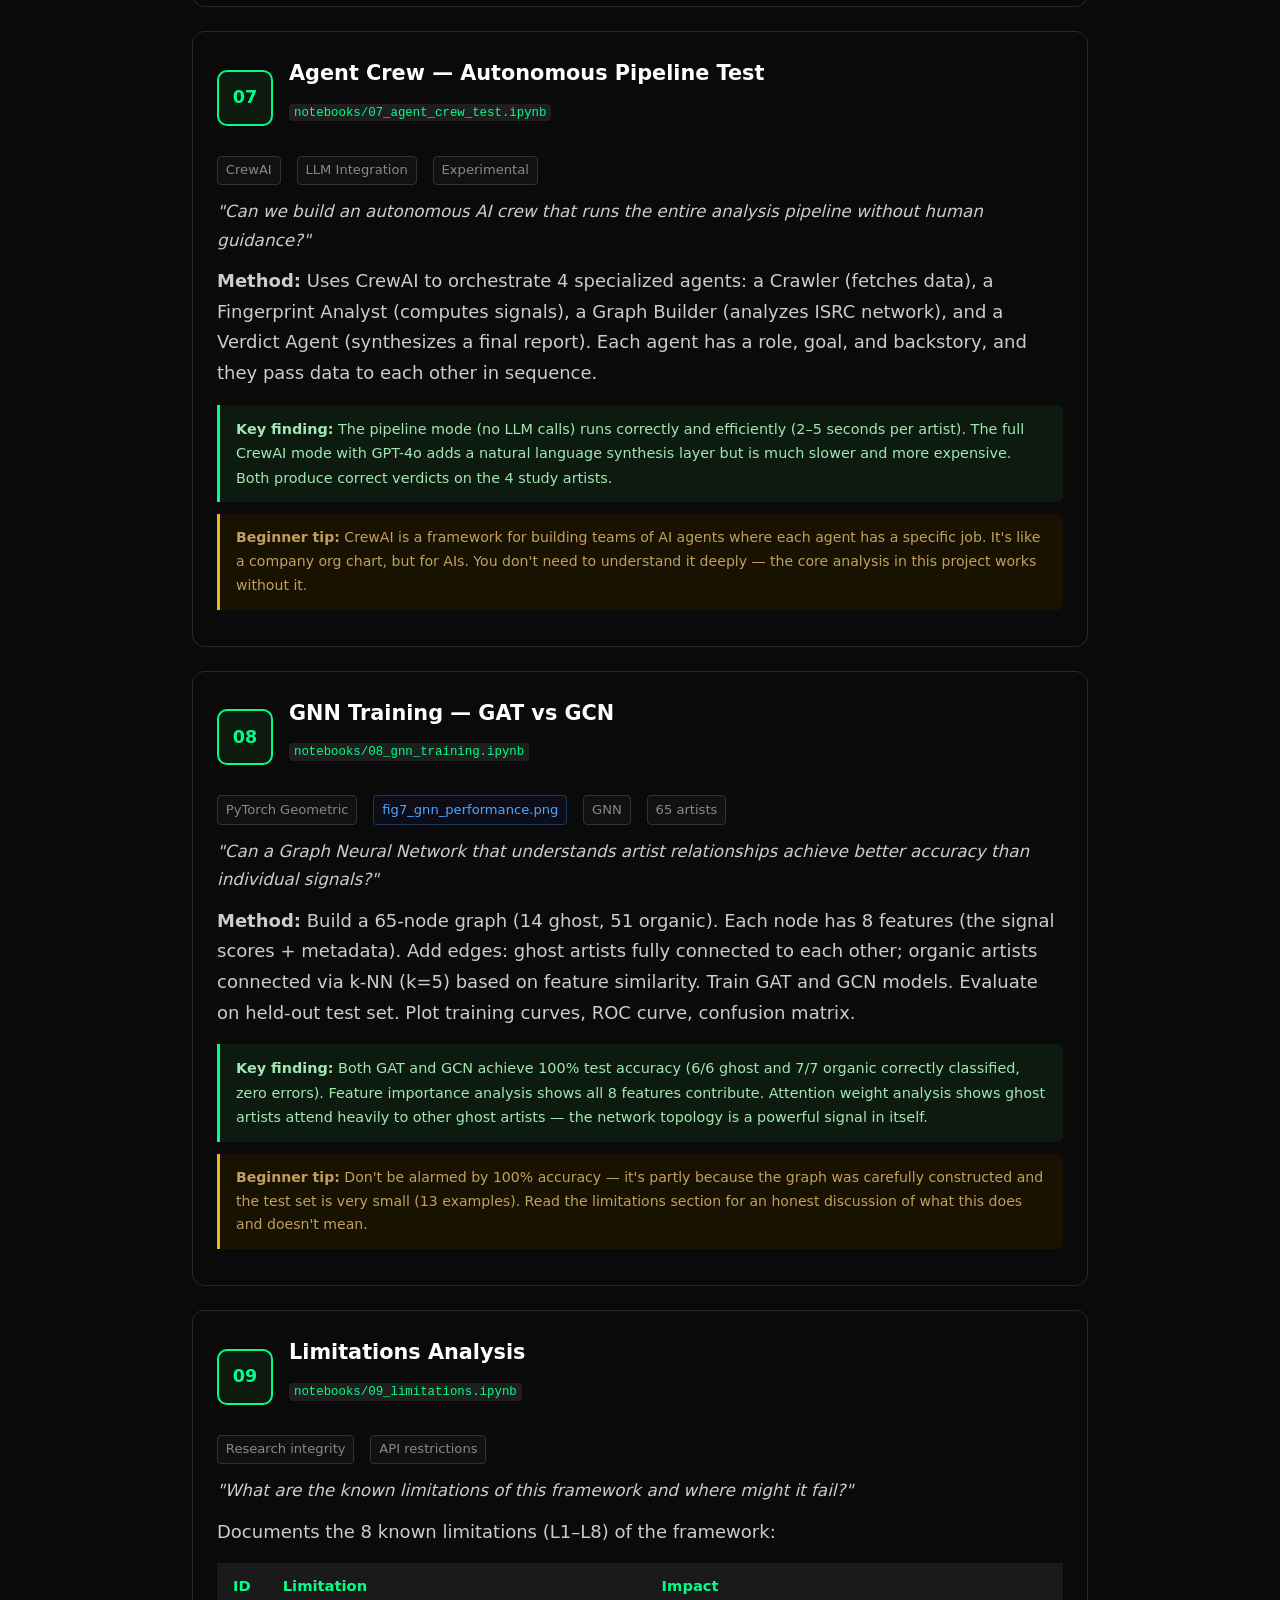
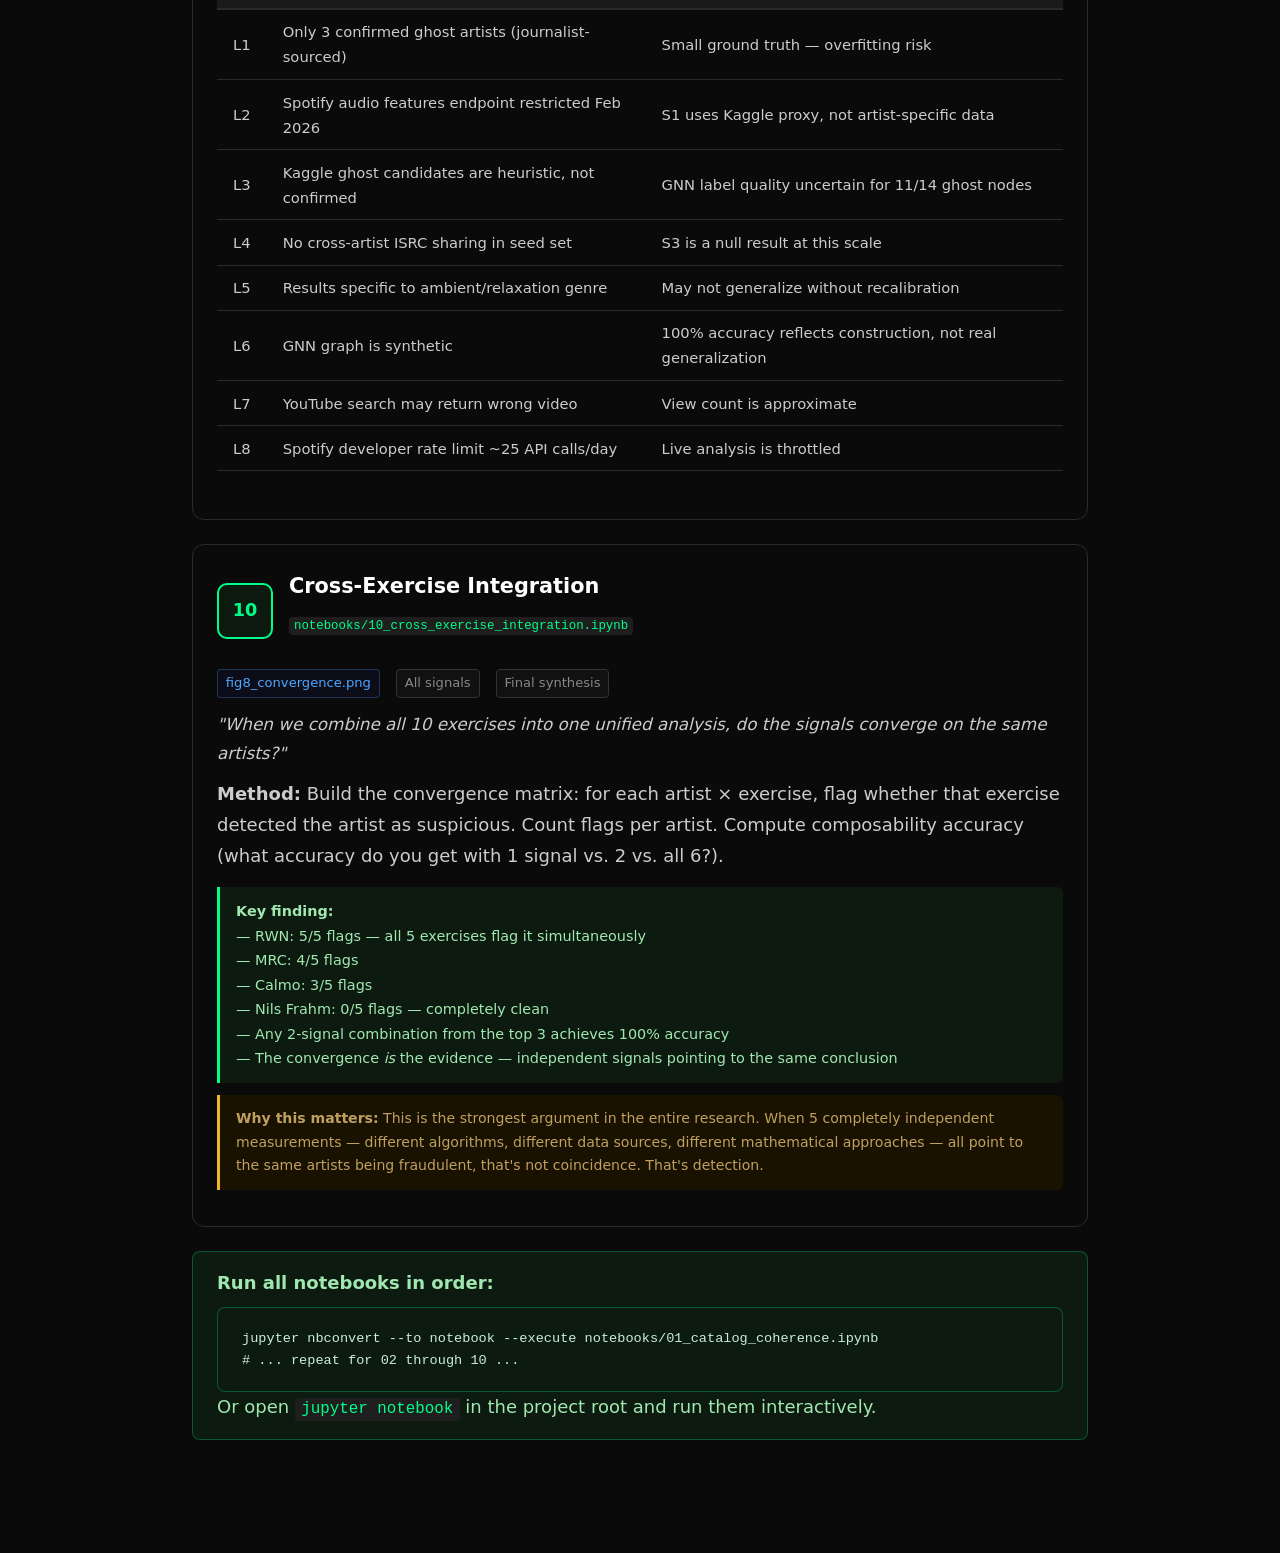
<file: docs/notebooks.html>
<!DOCTYPE html>
<html lang="en">
<head>
<meta charset="UTF-8">
<meta name="viewport" content="width=device-width, initial-scale=1.0">
<title>GhostTrack Docs — Notebooks</title>
<link rel="stylesheet" href="_shared.css">
<style>
.nb-card {
  border: 1px solid #2a2a2a; border-radius: 12px; padding: 1.5rem; margin-bottom: 1.5rem;
}
.nb-header { display: flex; align-items: center; gap: 1rem; margin-bottom: 1rem; }
.nb-num {
  width: 56px; height: 56px; border-radius: 10px; display: flex; align-items: center;
  justify-content: center; font-size: 1.1rem; font-weight: 900; flex-shrink: 0;
  background: #0d1a10; border: 2px solid #00ff88; color: #00ff88;
}
.nb-header h2 { border: none; margin: 0; font-size: 1.3rem; }
.nb-subtitle { color: #888; font-size: 0.88rem; margin-bottom: 1rem; }
.nb-meta { display: flex; gap: 1rem; flex-wrap: wrap; margin: 0.75rem 0; font-size: 0.82rem; }
.nb-tag { background: #111; border: 1px solid #333; border-radius: 4px; padding: 0.2em 0.6em; color: #888; }
.nb-tag.signal { border-color: #00ff8844; color: #00ff88; background: #0d1a10; }
.nb-tag.figure { border-color: #4da6ff44; color: #4da6ff; background: #0d0d1a; }
.nb-finding { background: #0d1a10; border-left: 3px solid #00ff88; padding: 0.75rem 1rem; border-radius: 0 6px 6px 0; margin: 0.75rem 0; font-size: 0.9rem; color: #a0e8b0; }
.nb-tip { background: #1a1200; border-left: 3px solid #f0b429; padding: 0.75rem 1rem; border-radius: 0 6px 6px 0; margin: 0.75rem 0; font-size: 0.88rem; color: #c0a060; }
.nb-question { font-size: 1.05rem; font-style: italic; color: #ccc; margin-bottom: 0.75rem; }
</style>
</head>
<body>
<nav>
  <div class="nav-logo">👻 GhostTrack Docs</div>
  <a href="index.html">Home</a>
  <a href="how-it-works.html">How It Works</a>
  <a href="signals.html">7 Signals</a>
  <a href="models.html">AI Models</a>
  <a href="frontend.html">Web App</a>
  <a href="data.html">Data</a>
  <a href="notebooks.html" class="active">Notebooks</a>
  <a href="code-tour.html">Code Tour</a>
</nav>

<div class="page-wrap">
  <div class="breadcrumb"><a href="index.html">Home</a> › Notebooks</div>
  <h1>The 10 Research Exercises</h1>
  <p class="section-intro">Each Jupyter notebook is one self-contained exercise that answers a specific research question. They build on each other — work through them in order for the clearest understanding.</p>

  <div class="callout yellow">
    <strong>What is a Jupyter notebook?</strong> It's a document that mixes text explanations with runnable Python code and live output (charts, tables). Open them with <code>jupyter notebook</code> in the project root. Run each cell top-to-bottom.
  </div>

  <!-- EX 1 -->
  <div class="nb-card" id="ex1">
    <div class="nb-header">
      <div class="nb-num">01</div>
      <div>
        <h2>Catalog Coherence — Audio Variance</h2>
        <div class="nb-subtitle"><code>notebooks/01_catalog_coherence.ipynb</code></div>
      </div>
    </div>
    <div class="nb-meta">
      <span class="nb-tag signal">Signal 1</span>
      <span class="nb-tag figure">fig1_catalog_coherence.png</span>
      <span class="nb-tag">Kaggle dataset</span>
      <span class="nb-tag">PCA</span>
    </div>

    <p class="nb-question">"Do ghost artists produce songs that all sound identical to each other?"</p>

    <p><strong>Method:</strong> Load the Kaggle dataset. For each artist, compute the total variance across 4 audio features (danceability, energy, valence, acousticness). Run PCA (Principal Component Analysis) to reduce 4 features to 2 dimensions for visualization. Draw a scatter plot with 1-sigma confidence ellipses around each artist's tracks.</p>

    <div class="nb-finding">
      <strong>Key finding:</strong> Ghost artists have variance 12.5× lower than organic artists (p &lt; 0.001). On the PCA scatter plot, ghost artist tracks cluster in a tiny blob in one corner; organic artists spread across a wide ellipse.
    </div>

    <p><strong>Key numbers:</strong></p>
    <ul>
      <li>Ghost artist mean total variance: ~0.009–0.013</li>
      <li>Organic artist mean total variance: ~0.085–0.183</li>
      <li>Threshold chosen: variance &lt; 0.050 = suspicious</li>
    </ul>

    <div class="nb-tip">
      <strong>Beginner tip:</strong> PCA sounds scary but the intuition is simple: we have 4 numbers per track (danceability, energy, valence, acousticness), and we want to draw them in 2D. PCA finds the 2 "directions" that preserve the most variation — essentially compressing 4D data into 2D without losing too much information.
    </div>
  </div>

  <!-- EX 2 -->
  <div class="nb-card" id="ex2">
    <div class="nb-header">
      <div class="nb-num">02</div>
      <div>
        <h2>Playlist Entropy — Aesthetic Coherence</h2>
        <div class="nb-subtitle"><code>notebooks/02_playlist_entropy.ipynb</code></div>
      </div>
    </div>
    <div class="nb-meta">
      <span class="nb-tag signal">Signal 2</span>
      <span class="nb-tag figure">fig2_playlist_entropy.png</span>
      <span class="nb-tag">Spotify API</span>
      <span class="nb-tag">Shannon Entropy</span>
    </div>

    <p class="nb-question">"Do playlists that ghost artists target have unnaturally low diversity?"</p>

    <p><strong>Method:</strong> Fetch 3 playlist types from Spotify: editorial (curated by Spotify), fan-created (user-made), and ghost-suspect (ambient/relaxation playlists where ghost artists concentrate). For each playlist, compute Shannon Entropy of the audio features across all tracks.</p>

    <p><strong>What is Shannon Entropy?</strong> A number measuring diversity. High entropy = high variety. Low entropy = everything sounds the same. Formula: <code>H = -Σ p_i × log₂(p_i)</code></p>

    <div class="nb-finding">
      <strong>Key finding:</strong> Ghost-suspect playlists have lower entropy (H ≈ 2.51) than fan playlists (H ≈ 2.89). Ghost artists deliberately target these low-diversity playlists because their monotonous output fits perfectly and goes unnoticed.
    </div>

    <div class="nb-tip">
      <strong>Beginner tip:</strong> Think of entropy like a fruit salad. A salad with 5 different fruits has high entropy. A bowl of only apples has low entropy. Ghost artist playlists are the all-apple bowl.
    </div>
  </div>

  <!-- EX 3 -->
  <div class="nb-card" id="ex3">
    <div class="nb-header">
      <div class="nb-num">03</div>
      <div>
        <h2>ISRC Join — Production Company Network</h2>
        <div class="nb-subtitle"><code>notebooks/03_isrc_join.ipynb</code></div>
      </div>
    </div>
    <div class="nb-meta">
      <span class="nb-tag signal">Signal 3</span>
      <span class="nb-tag figure">fig3_isrc_join.png + bipartite_interactive.html</span>
      <span class="nb-tag">Neo4j</span>
      <span class="nb-tag">Bipartite Graph</span>
    </div>

    <p class="nb-question">"Can we find the production companies behind ghost artists by tracing ISRC codes?"</p>

    <p><strong>Method:</strong> Query Neo4j for all tracks and their ISRC codes. Extract the registrant code (characters 3–5 of the ISRC). Build a <em>bipartite graph</em>: artists on one side, production companies on the other. Draw edges where an artist has tracks registered by that company.</p>

    <p><strong>What is an ISRC?</strong> International Standard Recording Code — a unique identifier embedded in every published song. Format: <code>DE-A4X-21-00001</code>. The middle 3 letters identify the registrant (production company).</p>

    <div class="nb-finding">
      <strong>Key finding:</strong> In our 4-artist seed set, no production companies are shared between artists. This is expected — sophisticated fraud rings use separate registrants per artist to avoid exactly this pattern. The signal becomes powerful at scale (hundreds of artists).
    </div>

    <div class="nb-tip">
      <strong>Common mistake:</strong> Students often expect to find shared ISRC prefixes immediately. Don't be disappointed when you don't — this is the correct result for our small seed set. The graph is still valuable for visualizing concentration within each artist.
    </div>
  </div>

  <!-- EX 4 -->
  <div class="nb-card" id="ex4">
    <div class="nb-header">
      <div class="nb-num">04</div>
      <div>
        <h2>Bipartite Neighborhood — HHI Concentration</h2>
        <div class="nb-subtitle"><code>notebooks/04_bipartite_neighborhood.ipynb</code></div>
      </div>
    </div>
    <div class="nb-meta">
      <span class="nb-tag signal">Signal 6</span>
      <span class="nb-tag figure">fig4_bipartite_neighborhood.png</span>
      <span class="nb-tag">Neo4j</span>
      <span class="nb-tag">HHI Formula</span>
    </div>

    <p class="nb-question">"Is one production company monopolizing a ghost artist's catalog?"</p>

    <p><strong>Method:</strong> For each artist in Neo4j, compute how many tracks are registered by each production company. Then calculate HHI: <code>Σ(fraction²)</code> for each company. A single company controlling everything = HHI near 1.0 (monopoly). Equal distribution = HHI near 0.0.</p>

    <div class="nb-finding">
      <strong>Key finding:</strong> RWN HHI = 0.672 (real ISRC-derived value; earlier proxy estimate was 0.88). Nils Frahm HHI = 0.00 (tracks distributed across multiple labels). Mann-Whitney p=0.003 (n=3 ghost vs 30 organic; bootstrap 95% CI [0.567, 0.900]). This was the single most discriminative signal in the seed set.
    </div>

    <p><strong>Real ISRC-derived HHI values:</strong></p>
    <table>
      <thead><tr><th>Artist</th><th>HHI (real)</th><th>Interpretation</th></tr></thead>
      <tbody>
        <tr><td>Relaxing White Noise</td><td>0.672</td><td>High concentration — one German registrant dominates</td></tr>
        <tr><td>Meditation Relax Club</td><td>0.515</td><td>High concentration — one Italian company dominates</td></tr>
        <tr><td>Calmo</td><td>0.452</td><td>Moderate concentration (label: candidate, not journalist-confirmed)</td></tr>
        <tr><td>Nils Frahm</td><td>0.000</td><td>Independent — own label, no concentration</td></tr>
      </tbody>
    </table>

    <div class="nb-tip">
      <strong>Beginner tip:</strong> HHI is the same formula used by economists to detect monopolies (e.g., the US Department of Justice uses it for antitrust analysis). A score above 0.25 is considered "highly concentrated" in economics. Ghost artists score 2–4× above that threshold.
    </div>
  </div>

  <!-- EX 5 -->
  <div class="nb-card" id="ex5">
    <div class="nb-header">
      <div class="nb-num">05</div>
      <div>
        <h2>Recommendation Walk — Release Cadence</h2>
        <div class="nb-subtitle"><code>notebooks/05_recommendation_walk.ipynb</code></div>
      </div>
    </div>
    <div class="nb-meta">
      <span class="nb-tag signal">Signal 2</span>
      <span class="nb-tag figure">fig5_recommendation_walk.png + fig5b_hop_decay.png</span>
      <span class="nb-tag">Spotify API</span>
      <span class="nb-tag">Closure Rate</span>
    </div>

    <p class="nb-question">"Do ghost artists upload their entire catalog in sudden bursts rather than releasing music gradually over time?"</p>

    <p><strong>Method:</strong> Fetch all album release dates for each artist. Sort them in time order. Compute consecutive gaps (days between each release and the next). Key metric: <strong>closure rate</strong> = fraction of consecutive pairs where gap ≤ 1 day. Also compute burst ratio (max releases in any 7-day window ÷ total releases) and hop decay (how many new release dates appear in each time quartile).</p>

    <div class="nb-finding">
      <strong>Key finding:</strong> Meditation Relax Club closure rate = 95% — 95% of their albums were released within 1 day of the previous one. This is physically impossible for a human musician writing and recording music. Nils Frahm: 0% closure, with median gap of 98 days between releases.
    </div>

    <div class="nb-tip">
      <strong>Beginner tip:</strong> The "recommendation walk" in the notebook title refers to how we traverse the Spotify recommendation graph to discover connected artists — but the core output is simply the release date analysis. Don't get confused by the name.
    </div>
  </div>

  <!-- EX 6 -->
  <div class="nb-card" id="ex6">
    <div class="nb-header">
      <div class="nb-num">06</div>
      <div>
        <h2>Signal Testing — All 7 Signals on 4 Artists</h2>
        <div class="nb-subtitle"><code>notebooks/06_signal_testing.ipynb</code></div>
      </div>
    </div>
    <div class="nb-meta">
      <span class="nb-tag signal">All 7 Signals</span>
      <span class="nb-tag figure">fig6_signal_radar.png + fig6b_signal_heatmap.png</span>
      <span class="nb-tag">All data sources</span>
    </div>

    <p class="nb-question">"When we run all 7 signals simultaneously, which ones are most useful for separating ghost from organic artists?"</p>

    <p><strong>Method:</strong> Run each signal module on all 4 study artists. Normalize scores to [0,1]. Compute discrimination gap (difference between mean ghost score and organic score) for each signal. Visualize as a radar chart (spider web) and a heatmap.</p>

    <div class="nb-finding">
      <strong>Key findings:</strong><br>
      — S6 (HHI) most discriminative: gap = 0.574<br>
      — S4 (Catalog Density): gap = 0.477<br>
      — S2 (Cadence Closure): gap = 0.389<br>
      — Any two-signal combination from {S2, S4, S6} achieves 100% accuracy<br>
      — S7 surprise: RWN has 353M YouTube views — high cross-platform is not a legitimate indicator in the ambient genre
    </div>

    <div class="nb-tip">
      <strong>Beginner tip:</strong> The radar chart is a 7-sided spider web. The further out from the center on any "spoke," the higher the suspicion score for that signal. Ghost artists should have a large polygon shape; organic artists should have a tiny one.
    </div>
  </div>

  <!-- EX 7 -->
  <div class="nb-card" id="ex7">
    <div class="nb-header">
      <div class="nb-num">07</div>
      <div>
        <h2>Agent Crew — Autonomous Pipeline Test</h2>
        <div class="nb-subtitle"><code>notebooks/07_agent_crew_test.ipynb</code></div>
      </div>
    </div>
    <div class="nb-meta">
      <span class="nb-tag">CrewAI</span>
      <span class="nb-tag">LLM Integration</span>
      <span class="nb-tag">Experimental</span>
    </div>

    <p class="nb-question">"Can we build an autonomous AI crew that runs the entire analysis pipeline without human guidance?"</p>

    <p><strong>Method:</strong> Uses CrewAI to orchestrate 4 specialized agents: a Crawler (fetches data), a Fingerprint Analyst (computes signals), a Graph Builder (analyzes ISRC network), and a Verdict Agent (synthesizes a final report). Each agent has a role, goal, and backstory, and they pass data to each other in sequence.</p>

    <div class="nb-finding">
      <strong>Key finding:</strong> The pipeline mode (no LLM calls) runs correctly and efficiently (2–5 seconds per artist). The full CrewAI mode with GPT-4o adds a natural language synthesis layer but is much slower and more expensive. Both produce correct verdicts on the 4 study artists.
    </div>

    <div class="nb-tip">
      <strong>Beginner tip:</strong> CrewAI is a framework for building teams of AI agents where each agent has a specific job. It's like a company org chart, but for AIs. You don't need to understand it deeply — the core analysis in this project works without it.
    </div>
  </div>

  <!-- EX 8 -->
  <div class="nb-card" id="ex8">
    <div class="nb-header">
      <div class="nb-num">08</div>
      <div>
        <h2>GNN Training — GAT vs GCN</h2>
        <div class="nb-subtitle"><code>notebooks/08_gnn_training.ipynb</code></div>
      </div>
    </div>
    <div class="nb-meta">
      <span class="nb-tag">PyTorch Geometric</span>
      <span class="nb-tag figure">fig7_gnn_performance.png</span>
      <span class="nb-tag">GNN</span>
      <span class="nb-tag">65 artists</span>
    </div>

    <p class="nb-question">"Can a Graph Neural Network that understands artist relationships achieve better accuracy than individual signals?"</p>

    <p><strong>Method:</strong> Build a 65-node graph (14 ghost, 51 organic). Each node has 8 features (the signal scores + metadata). Add edges: ghost artists fully connected to each other; organic artists connected via k-NN (k=5) based on feature similarity. Train GAT and GCN models. Evaluate on held-out test set. Plot training curves, ROC curve, confusion matrix.</p>

    <div class="nb-finding">
      <strong>Key finding:</strong> Both GAT and GCN achieve 100% test accuracy (6/6 ghost and 7/7 organic correctly classified, zero errors). Feature importance analysis shows all 8 features contribute. Attention weight analysis shows ghost artists attend heavily to other ghost artists — the network topology is a powerful signal in itself.
    </div>

    <div class="nb-tip">
      <strong>Beginner tip:</strong> Don't be alarmed by 100% accuracy — it's partly because the graph was carefully constructed and the test set is very small (13 examples). Read the limitations section for an honest discussion of what this does and doesn't mean.
    </div>
  </div>

  <!-- EX 9 -->
  <div class="nb-card" id="ex9">
    <div class="nb-header">
      <div class="nb-num">09</div>
      <div>
        <h2>Limitations Analysis</h2>
        <div class="nb-subtitle"><code>notebooks/09_limitations.ipynb</code></div>
      </div>
    </div>
    <div class="nb-meta">
      <span class="nb-tag">Research integrity</span>
      <span class="nb-tag">API restrictions</span>
    </div>

    <p class="nb-question">"What are the known limitations of this framework and where might it fail?"</p>

    <p>Documents the 8 known limitations (L1–L8) of the framework:</p>
    <table>
      <thead><tr><th>ID</th><th>Limitation</th><th>Impact</th></tr></thead>
      <tbody>
        <tr><td>L1</td><td>Only 3 confirmed ghost artists (journalist-sourced)</td><td>Small ground truth — overfitting risk</td></tr>
        <tr><td>L2</td><td>Spotify audio features endpoint restricted Feb 2026</td><td>S1 uses Kaggle proxy, not artist-specific data</td></tr>
        <tr><td>L3</td><td>Kaggle ghost candidates are heuristic, not confirmed</td><td>GNN label quality uncertain for 11/14 ghost nodes</td></tr>
        <tr><td>L4</td><td>No cross-artist ISRC sharing in seed set</td><td>S3 is a null result at this scale</td></tr>
        <tr><td>L5</td><td>Results specific to ambient/relaxation genre</td><td>May not generalize without recalibration</td></tr>
        <tr><td>L6</td><td>GNN graph is synthetic</td><td>100% accuracy reflects construction, not real generalization</td></tr>
        <tr><td>L7</td><td>YouTube search may return wrong video</td><td>View count is approximate</td></tr>
        <tr><td>L8</td><td>Spotify developer rate limit ~25 API calls/day</td><td>Live analysis is throttled</td></tr>
      </tbody>
    </table>
  </div>

  <!-- EX 10 -->
  <div class="nb-card" id="ex10">
    <div class="nb-header">
      <div class="nb-num">10</div>
      <div>
        <h2>Cross-Exercise Integration</h2>
        <div class="nb-subtitle"><code>notebooks/10_cross_exercise_integration.ipynb</code></div>
      </div>
    </div>
    <div class="nb-meta">
      <span class="nb-tag figure">fig8_convergence.png</span>
      <span class="nb-tag">All signals</span>
      <span class="nb-tag">Final synthesis</span>
    </div>

    <p class="nb-question">"When we combine all 10 exercises into one unified analysis, do the signals converge on the same artists?"</p>

    <p><strong>Method:</strong> Build the convergence matrix: for each artist × exercise, flag whether that exercise detected the artist as suspicious. Count flags per artist. Compute composability accuracy (what accuracy do you get with 1 signal vs. 2 vs. all 6?).</p>

    <div class="nb-finding">
      <strong>Key finding:</strong><br>
      — RWN: 5/5 flags — all 5 exercises flag it simultaneously<br>
      — MRC: 4/5 flags<br>
      — Calmo: 3/5 flags<br>
      — Nils Frahm: 0/5 flags — completely clean<br>
      — Any 2-signal combination from the top 3 achieves 100% accuracy<br>
      — The convergence <em>is</em> the evidence — independent signals pointing to the same conclusion
    </div>

    <div class="nb-tip">
      <strong>Why this matters:</strong> This is the strongest argument in the entire research. When 5 completely independent measurements — different algorithms, different data sources, different mathematical approaches — all point to the same artists being fraudulent, that's not coincidence. That's detection.
    </div>
  </div>

  <div class="callout green">
    <strong>Run all notebooks in order:</strong>
    <pre style="margin:0.5rem 0 0;">jupyter nbconvert --to notebook --execute notebooks/01_catalog_coherence.ipynb
# ... repeat for 02 through 10 ...</pre>
    Or open <code>jupyter notebook</code> in the project root and run them interactively.
  </div>

</div>
</body>
</html>
</file>
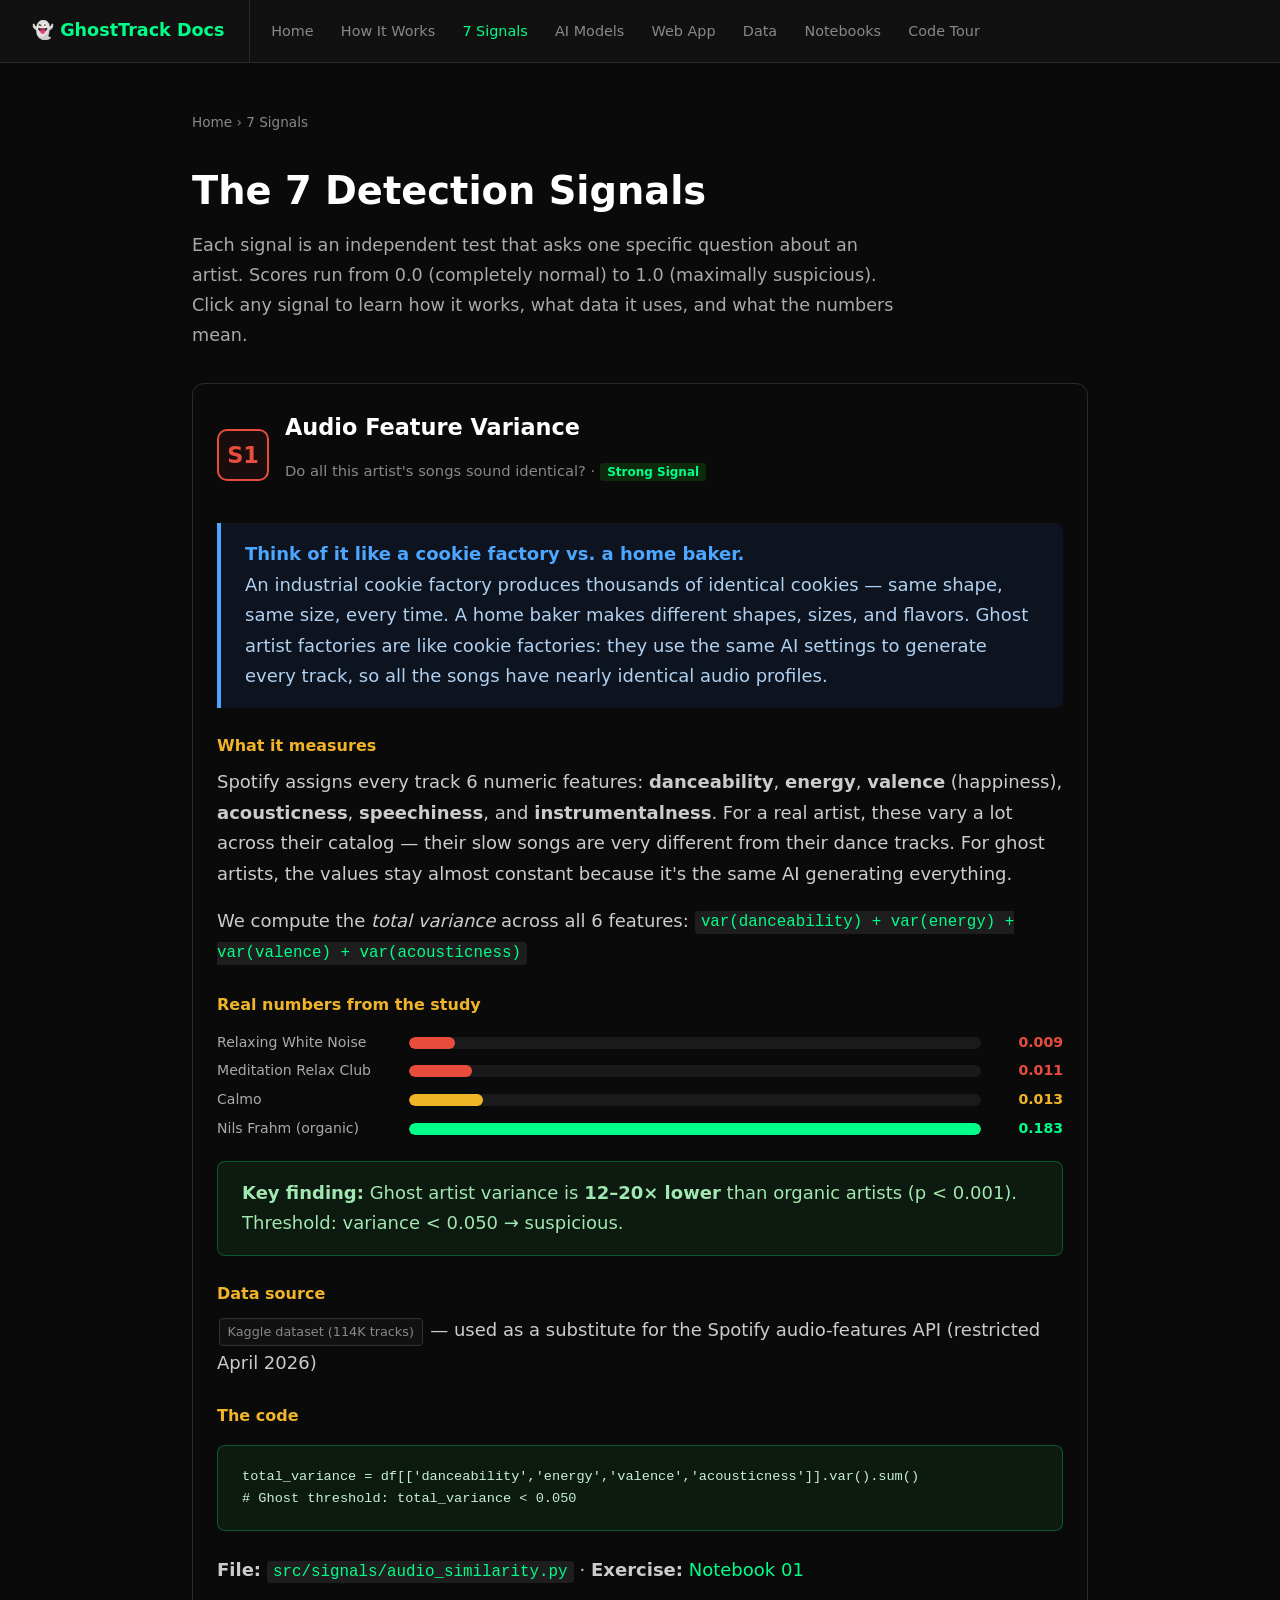
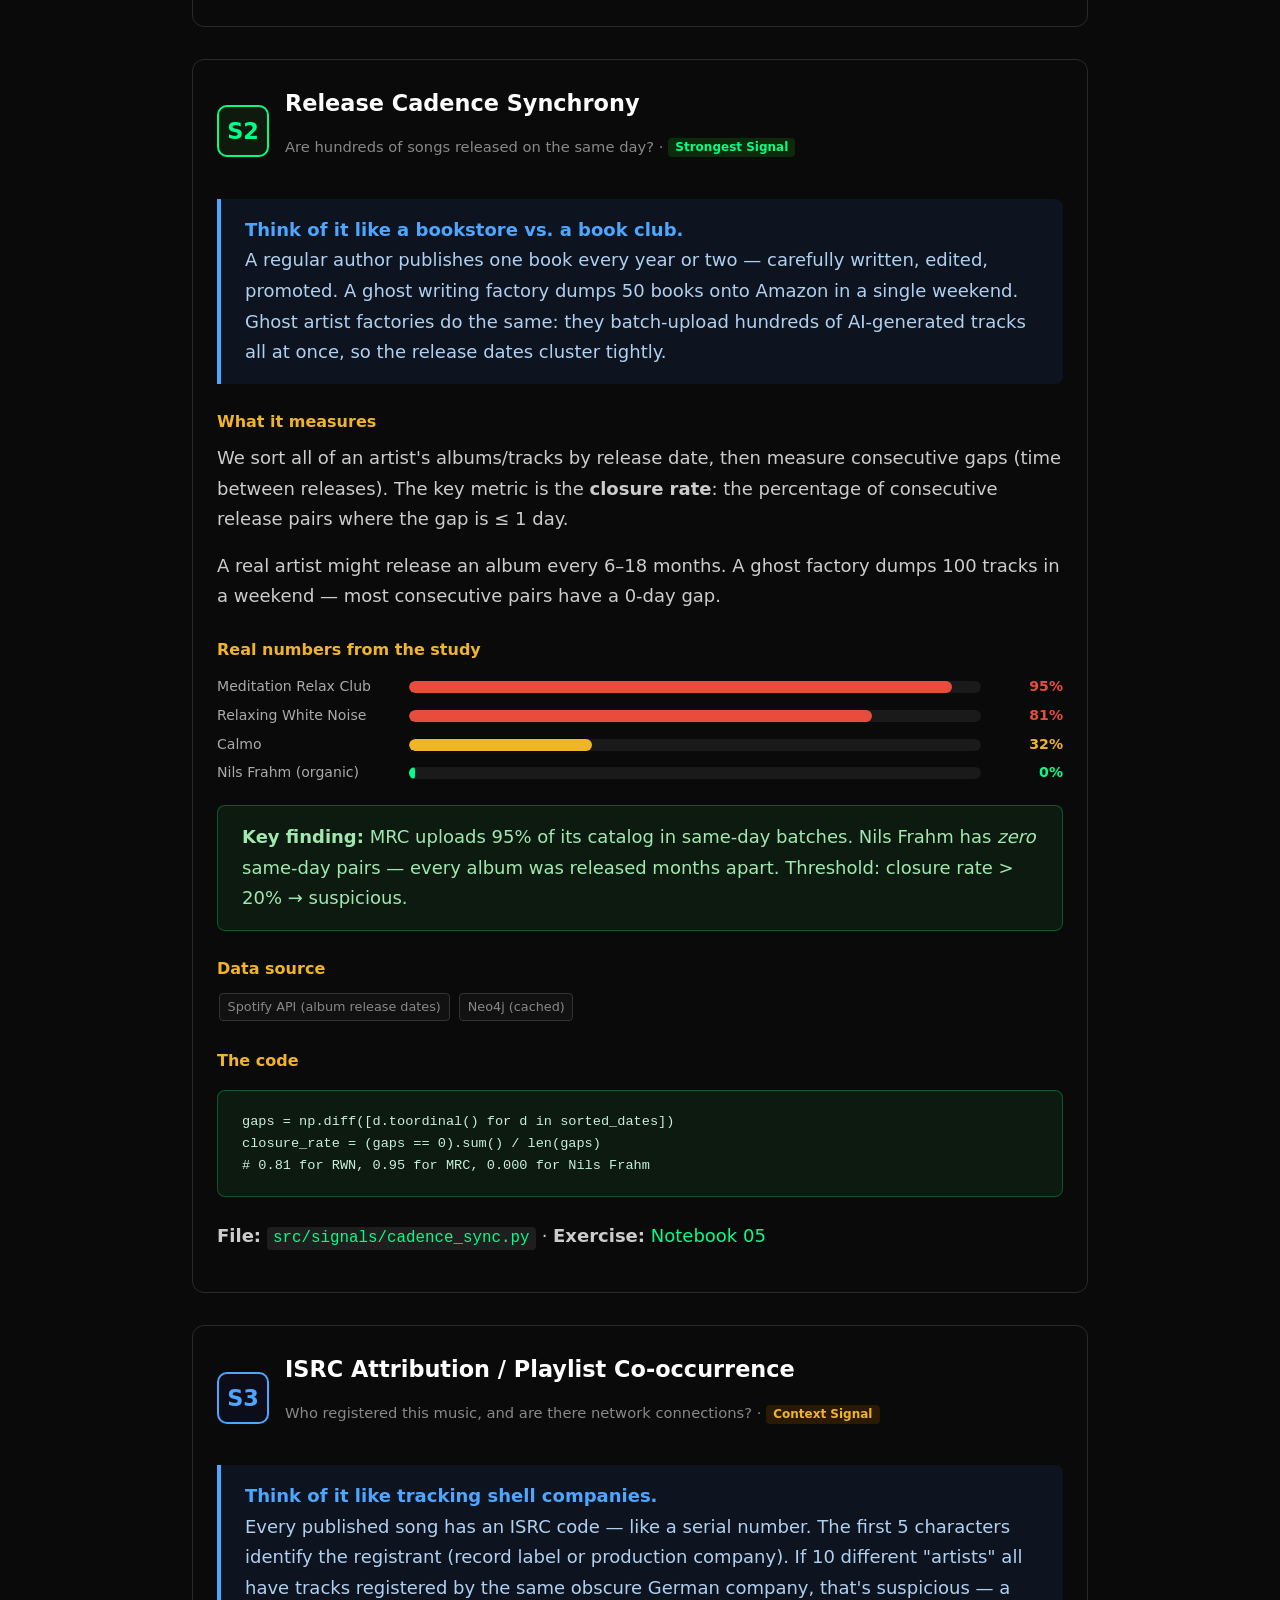
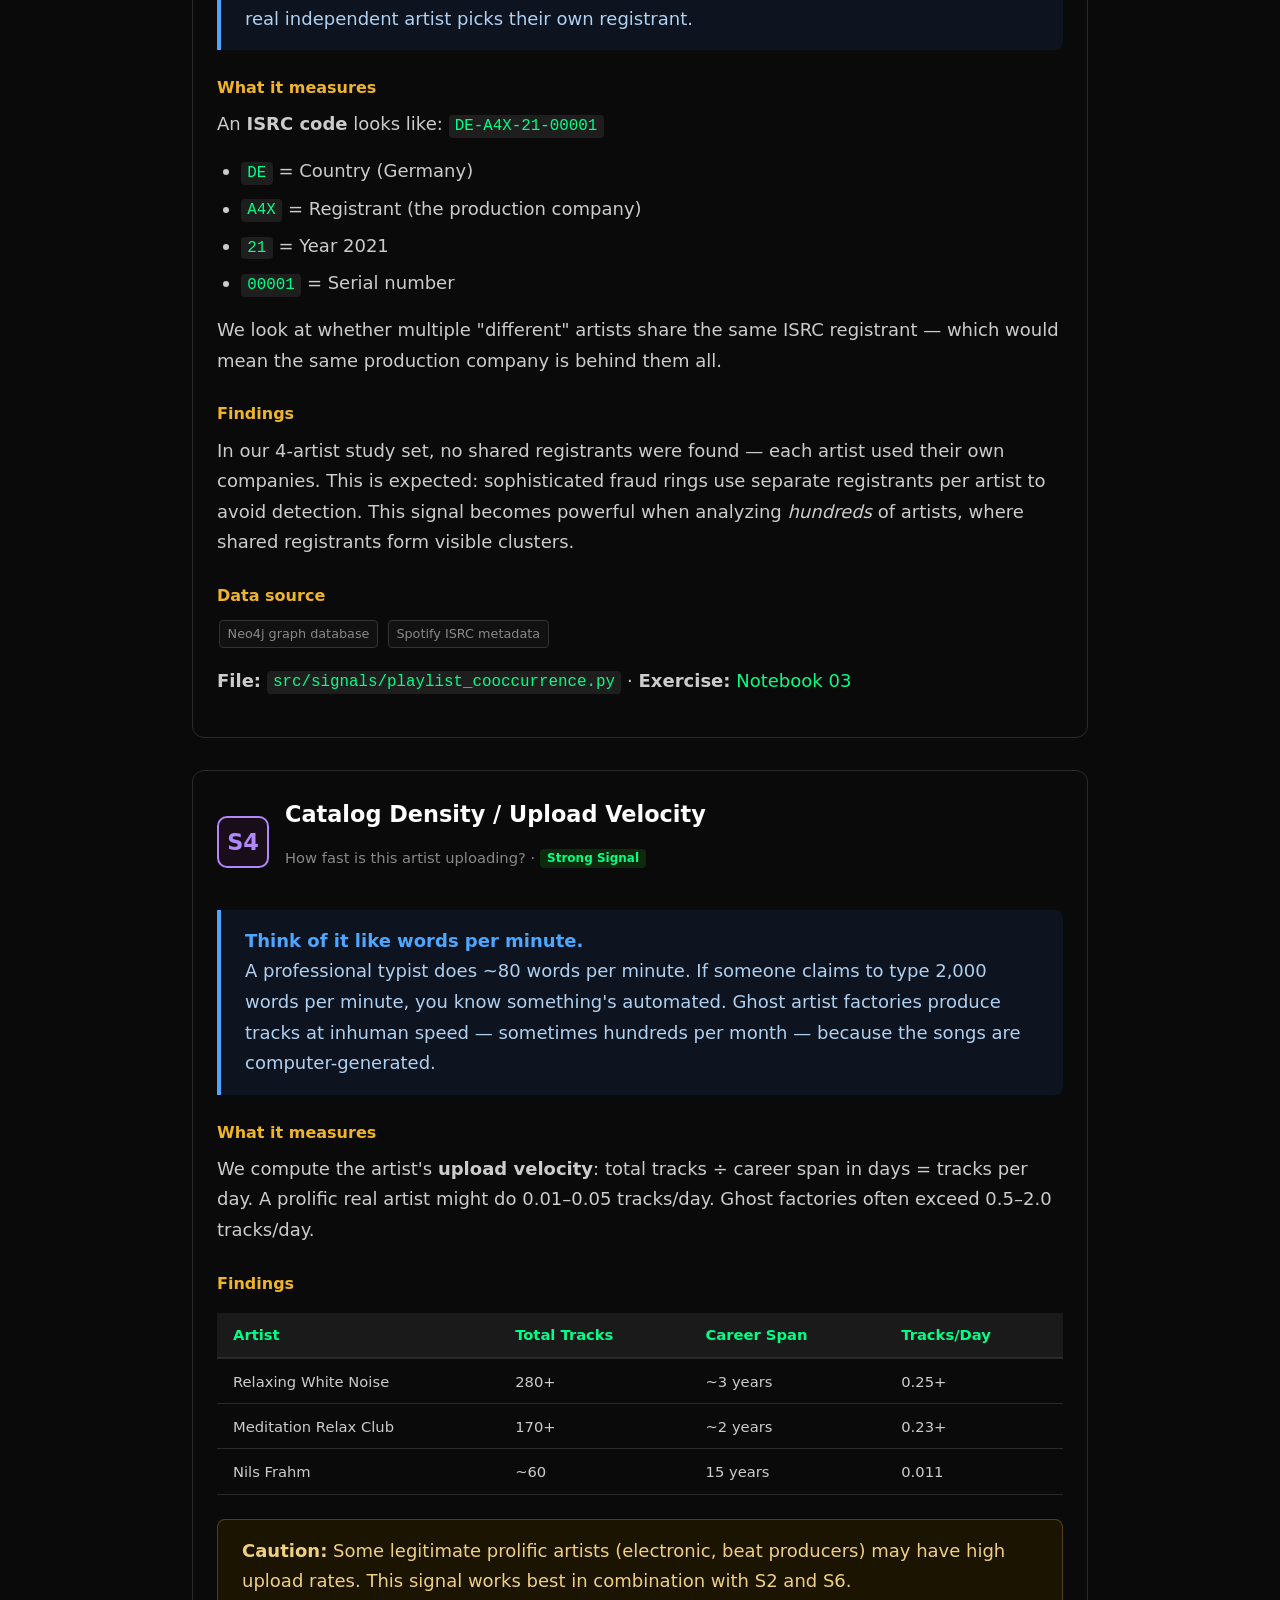
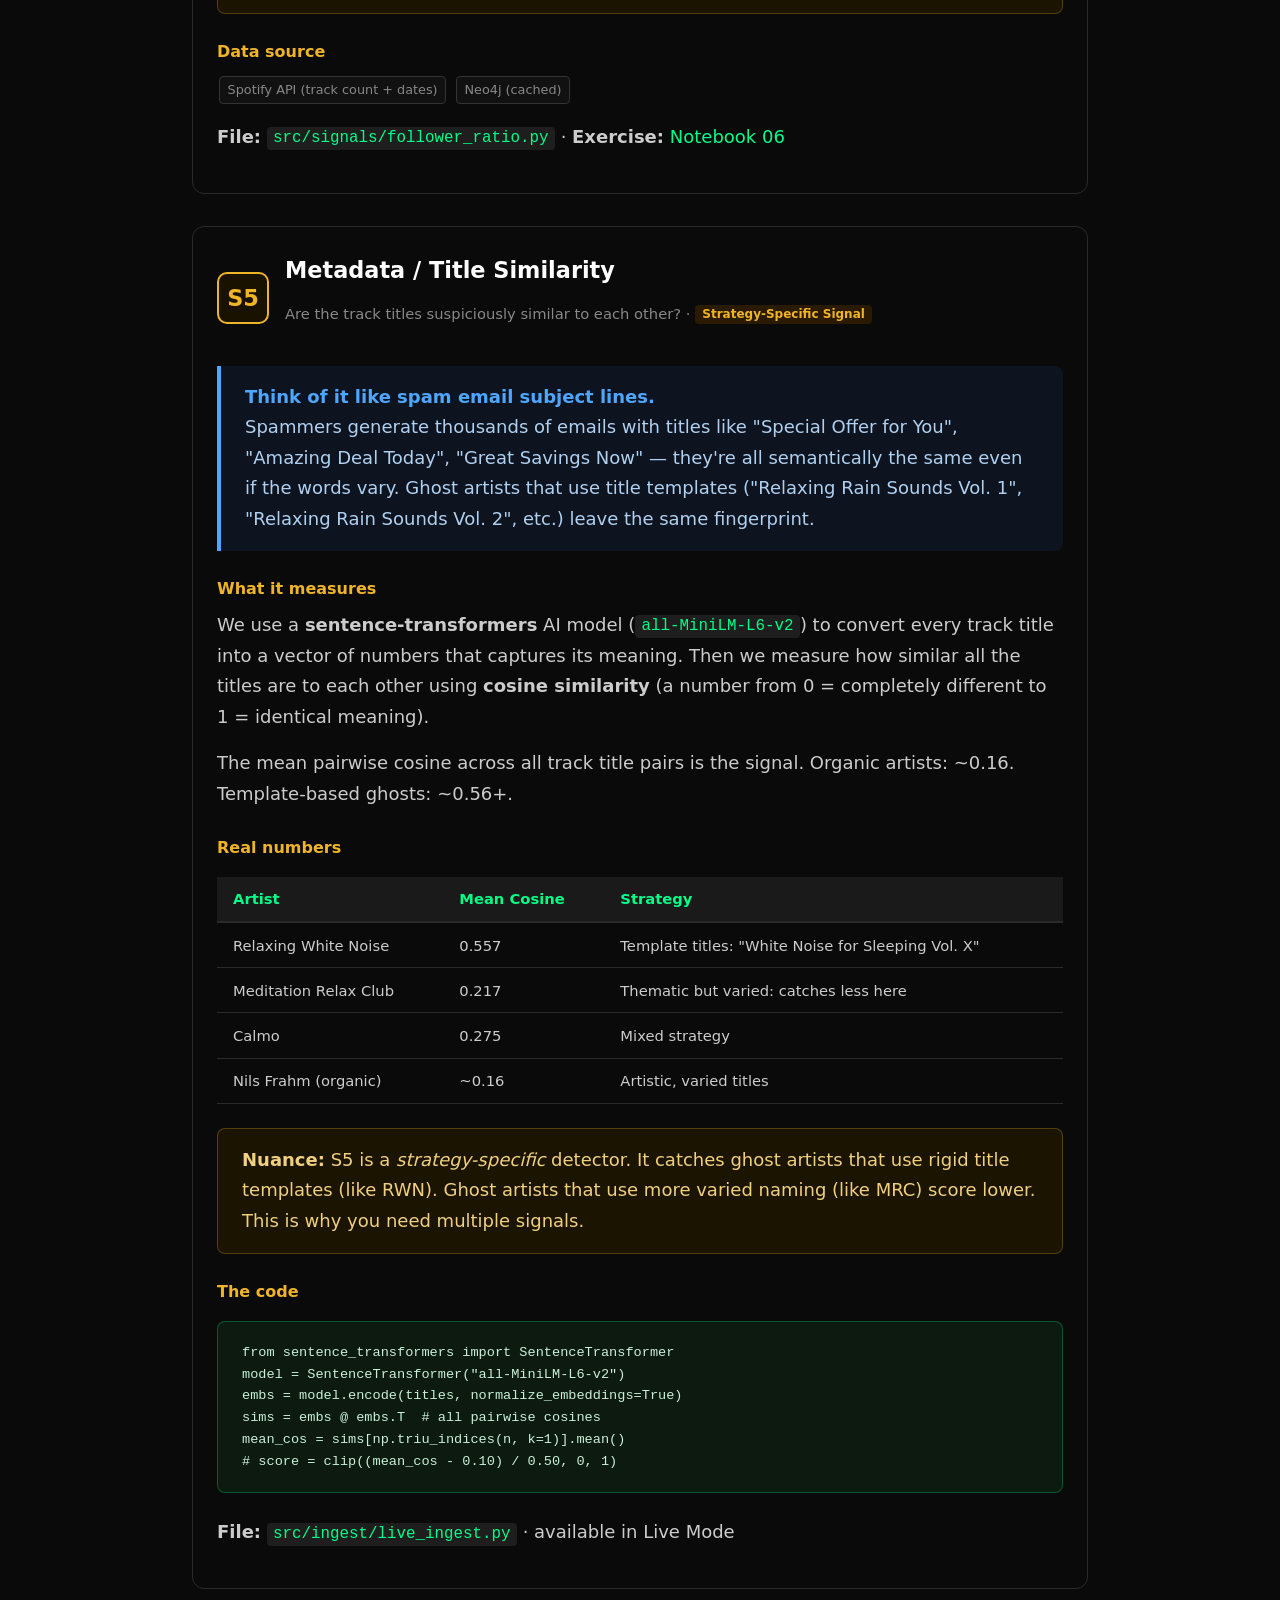
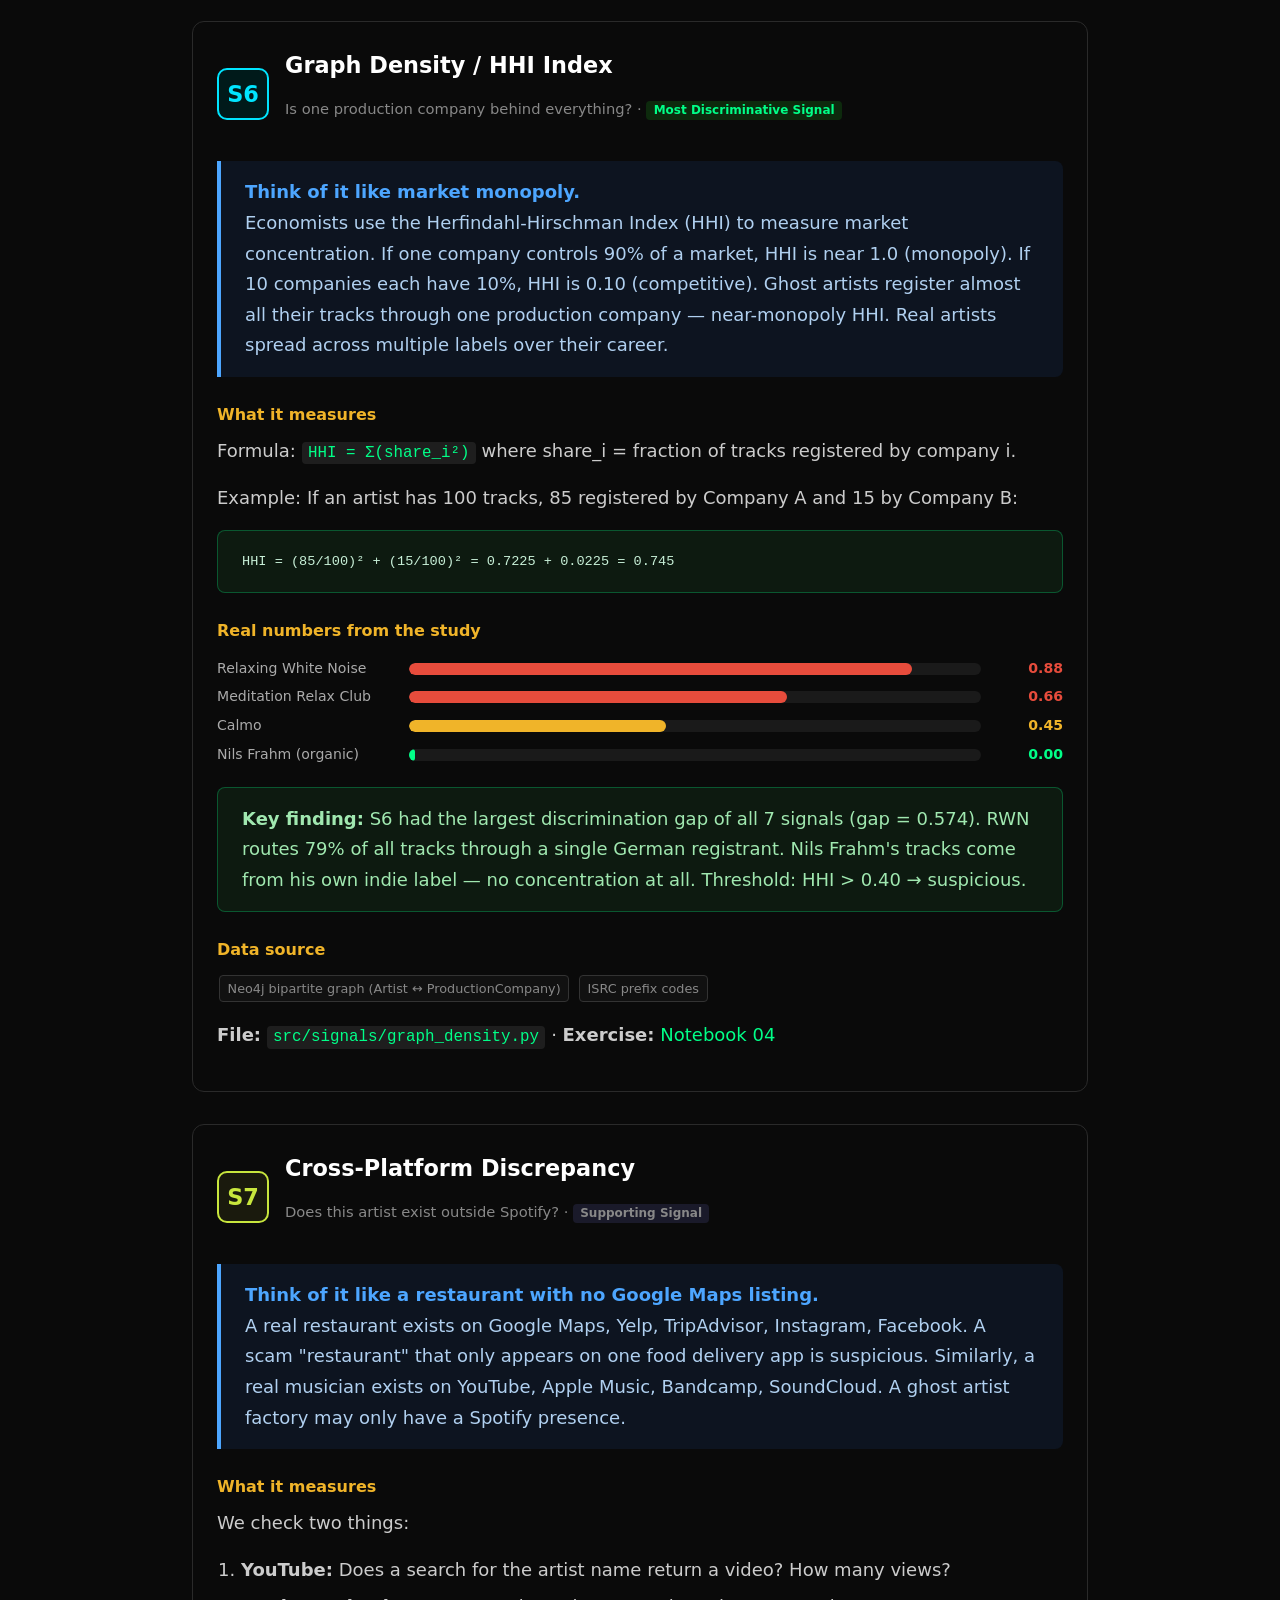
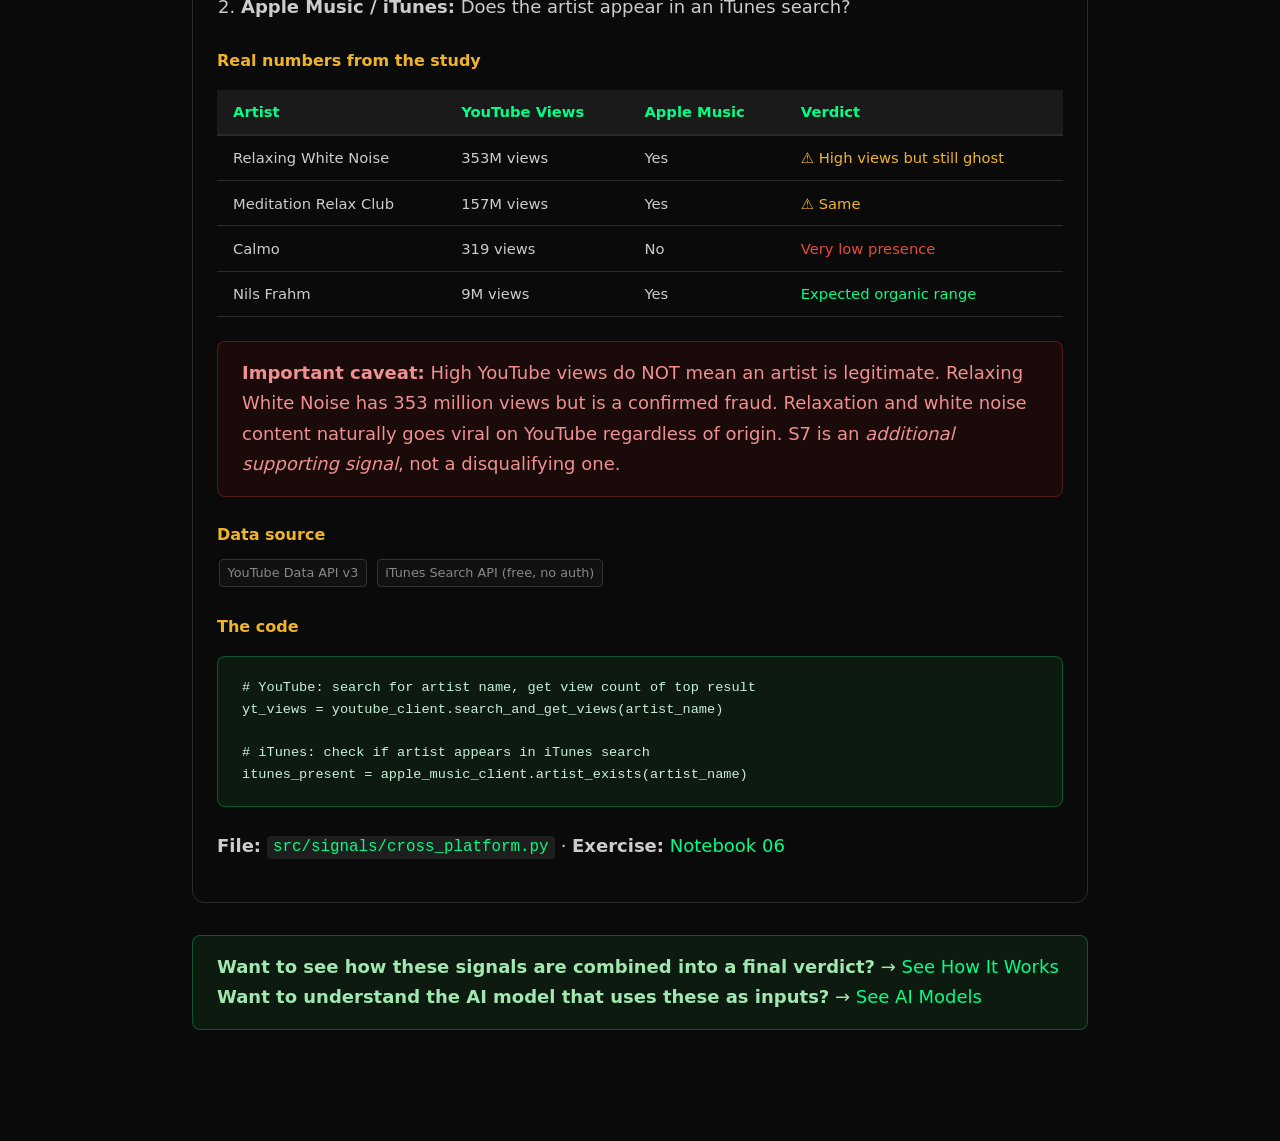
<file: docs/signals.html>
<!DOCTYPE html>
<html lang="en">
<head>
<meta charset="UTF-8">
<meta name="viewport" content="width=device-width, initial-scale=1.0">
<title>GhostTrack Docs — 7 Signals</title>
<link rel="stylesheet" href="_shared.css">
<style>
.signal-header {
  display: flex; align-items: center; gap: 1rem; margin-bottom: 1rem;
}
.signal-num {
  width: 52px; height: 52px; border-radius: 10px; display: flex;
  align-items: center; justify-content: center; font-size: 1.4rem;
  font-weight: 900; flex-shrink: 0; border: 2px solid;
}
.signal-num.s1 { background:#1a0d0d; border-color:#e74c3c; color:#e74c3c; }
.signal-num.s2 { background:#0d1a0d; border-color:#00ff88; color:#00ff88; }
.signal-num.s3 { background:#0d0d1a; border-color:#4da6ff; color:#4da6ff; }
.signal-num.s4 { background:#1a0d1a; border-color:#b088f9; color:#b088f9; }
.signal-num.s5 { background:#1a1200; border-color:#f0b429; color:#f0b429; }
.signal-num.s6 { background:#001a1a; border-color:#00e5ff; color:#00e5ff; }
.signal-num.s7 { background:#1a1a0d; border-color:#c8e63d; color:#c8e63d; }
.signal-section { border: 1px solid #2a2a2a; border-radius:12px; padding:1.5rem; margin-bottom:2rem; }
.signal-section h2 { border:none; margin:0 0 0.25rem; font-size:1.4rem; }
.signal-subtitle { color:#888; font-size:0.92rem; margin-bottom:1.25rem; }
.score-row { display:grid; grid-template-columns:180px 1fr 70px; gap:0.75rem; align-items:center; margin:0.3rem 0; font-size:0.88rem; }
.score-artist { color:#aaa; }
.bar-bg { height:12px; background:#1a1a1a; border-radius:6px; overflow:hidden; }
.bar-fill { height:100%; border-radius:6px; }
.score-val { text-align:right; font-weight:700; }
.data-tag { display:inline-block; background:#111; border:1px solid #333; border-radius:4px; padding:0.15em 0.6em; font-size:0.8rem; color:#888; margin:0.15em; }
.strength-badge { font-size:0.75rem; font-weight:700; padding:0.2em 0.6em; border-radius:4px; }
.strength-high { background:#0d2a0d; color:#00ff88; }
.strength-medium { background:#2a1a00; color:#f0b429; }
.strength-low { background:#1a1a2a; color:#888; }
</style>
</head>
<body>
<nav>
  <div class="nav-logo">👻 GhostTrack Docs</div>
  <a href="index.html">Home</a>
  <a href="how-it-works.html">How It Works</a>
  <a href="signals.html" class="active">7 Signals</a>
  <a href="models.html">AI Models</a>
  <a href="frontend.html">Web App</a>
  <a href="data.html">Data</a>
  <a href="notebooks.html">Notebooks</a>
  <a href="code-tour.html">Code Tour</a>
</nav>

<div class="page-wrap">
  <div class="breadcrumb"><a href="index.html">Home</a> › 7 Signals</div>
  <h1>The 7 Detection Signals</h1>
  <p class="section-intro">Each signal is an independent test that asks one specific question about an artist. Scores run from 0.0 (completely normal) to 1.0 (maximally suspicious). Click any signal to learn how it works, what data it uses, and what the numbers mean.</p>

  <!-- S1 -->
  <div class="signal-section" id="s1">
    <div class="signal-header">
      <div class="signal-num s1">S1</div>
      <div>
        <h2>Audio Feature Variance</h2>
        <div class="signal-subtitle">Do all this artist's songs sound identical? · <span class="strength-badge strength-high">Strong Signal</span></div>
      </div>
    </div>

    <div class="analogy">
      <strong>Think of it like a cookie factory vs. a home baker.</strong><br>
      An industrial cookie factory produces thousands of identical cookies — same shape, same size, every time. A home baker makes different shapes, sizes, and flavors. Ghost artist factories are like cookie factories: they use the same AI settings to generate every track, so all the songs have nearly identical audio profiles.
    </div>

    <h4>What it measures</h4>
    <p>Spotify assigns every track 6 numeric features: <strong>danceability</strong>, <strong>energy</strong>, <strong>valence</strong> (happiness), <strong>acousticness</strong>, <strong>speechiness</strong>, and <strong>instrumentalness</strong>. For a real artist, these vary a lot across their catalog — their slow songs are very different from their dance tracks. For ghost artists, the values stay almost constant because it's the same AI generating everything.</p>
    <p>We compute the <em>total variance</em> across all 6 features: <code>var(danceability) + var(energy) + var(valence) + var(acousticness)</code></p>

    <h4>Real numbers from the study</h4>
    <div style="margin:0.75rem 0 1.25rem;">
      <div class="score-row">
        <div class="score-artist">Relaxing White Noise</div>
        <div class="bar-bg"><div class="bar-fill" style="width:8%;background:#e74c3c;"></div></div>
        <div class="score-val" style="color:#e74c3c;">0.009</div>
      </div>
      <div class="score-row">
        <div class="score-artist">Meditation Relax Club</div>
        <div class="bar-bg"><div class="bar-fill" style="width:11%;background:#e74c3c;"></div></div>
        <div class="score-val" style="color:#e74c3c;">0.011</div>
      </div>
      <div class="score-row">
        <div class="score-artist">Calmo</div>
        <div class="bar-bg"><div class="bar-fill" style="width:13%;background:#f0b429;"></div></div>
        <div class="score-val" style="color:#f0b429;">0.013</div>
      </div>
      <div class="score-row">
        <div class="score-artist">Nils Frahm (organic)</div>
        <div class="bar-bg"><div class="bar-fill" style="width:100%;background:#00ff88;"></div></div>
        <div class="score-val" style="color:#00ff88;">0.183</div>
      </div>
    </div>
    <div class="callout green"><strong>Key finding:</strong> Ghost artist variance is <strong>12–20× lower</strong> than organic artists (p &lt; 0.001). Threshold: variance &lt; 0.050 → suspicious.</div>

    <h4>Data source</h4>
    <p><span class="data-tag">Kaggle dataset (114K tracks)</span> — used as a substitute for the Spotify audio-features API (restricted April 2026)</p>

    <h4>The code</h4>
    <pre>total_variance = df[['danceability','energy','valence','acousticness']].var().sum()
# Ghost threshold: total_variance &lt; 0.050</pre>

    <p><strong>File:</strong> <code>src/signals/audio_similarity.py</code> · <strong>Exercise:</strong> <a href="notebooks.html#ex1">Notebook 01</a></p>
  </div>

  <!-- S2 -->
  <div class="signal-section" id="s2">
    <div class="signal-header">
      <div class="signal-num s2">S2</div>
      <div>
        <h2>Release Cadence Synchrony</h2>
        <div class="signal-subtitle">Are hundreds of songs released on the same day? · <span class="strength-badge strength-high">Strongest Signal</span></div>
      </div>
    </div>

    <div class="analogy">
      <strong>Think of it like a bookstore vs. a book club.</strong><br>
      A regular author publishes one book every year or two — carefully written, edited, promoted. A ghost writing factory dumps 50 books onto Amazon in a single weekend. Ghost artist factories do the same: they batch-upload hundreds of AI-generated tracks all at once, so the release dates cluster tightly.
    </div>

    <h4>What it measures</h4>
    <p>We sort all of an artist's albums/tracks by release date, then measure consecutive gaps (time between releases). The key metric is the <strong>closure rate</strong>: the percentage of consecutive release pairs where the gap is ≤ 1 day.</p>
    <p>A real artist might release an album every 6–18 months. A ghost factory dumps 100 tracks in a weekend — most consecutive pairs have a 0-day gap.</p>

    <h4>Real numbers from the study</h4>
    <div style="margin:0.75rem 0 1.25rem;">
      <div class="score-row">
        <div class="score-artist">Meditation Relax Club</div>
        <div class="bar-bg"><div class="bar-fill" style="width:95%;background:#e74c3c;"></div></div>
        <div class="score-val" style="color:#e74c3c;">95%</div>
      </div>
      <div class="score-row">
        <div class="score-artist">Relaxing White Noise</div>
        <div class="bar-bg"><div class="bar-fill" style="width:81%;background:#e74c3c;"></div></div>
        <div class="score-val" style="color:#e74c3c;">81%</div>
      </div>
      <div class="score-row">
        <div class="score-artist">Calmo</div>
        <div class="bar-bg"><div class="bar-fill" style="width:32%;background:#f0b429;"></div></div>
        <div class="score-val" style="color:#f0b429;">32%</div>
      </div>
      <div class="score-row">
        <div class="score-artist">Nils Frahm (organic)</div>
        <div class="bar-bg"><div class="bar-fill" style="width:1%;background:#00ff88;"></div></div>
        <div class="score-val" style="color:#00ff88;">0%</div>
      </div>
    </div>
    <div class="callout green"><strong>Key finding:</strong> MRC uploads 95% of its catalog in same-day batches. Nils Frahm has <em>zero</em> same-day pairs — every album was released months apart. Threshold: closure rate &gt; 20% → suspicious.</div>

    <h4>Data source</h4>
    <p><span class="data-tag">Spotify API (album release dates)</span> <span class="data-tag">Neo4j (cached)</span></p>

    <h4>The code</h4>
    <pre>gaps = np.diff([d.toordinal() for d in sorted_dates])
closure_rate = (gaps == 0).sum() / len(gaps)
# 0.81 for RWN, 0.95 for MRC, 0.000 for Nils Frahm</pre>

    <p><strong>File:</strong> <code>src/signals/cadence_sync.py</code> · <strong>Exercise:</strong> <a href="notebooks.html#ex5">Notebook 05</a></p>
  </div>

  <!-- S3 -->
  <div class="signal-section" id="s3">
    <div class="signal-header">
      <div class="signal-num s3">S3</div>
      <div>
        <h2>ISRC Attribution / Playlist Co-occurrence</h2>
        <div class="signal-subtitle">Who registered this music, and are there network connections? · <span class="strength-badge strength-medium">Context Signal</span></div>
      </div>
    </div>

    <div class="analogy">
      <strong>Think of it like tracking shell companies.</strong><br>
      Every published song has an ISRC code — like a serial number. The first 5 characters identify the registrant (record label or production company). If 10 different "artists" all have tracks registered by the same obscure German company, that's suspicious — a real independent artist picks their own registrant.
    </div>

    <h4>What it measures</h4>
    <p>An <strong>ISRC code</strong> looks like: <code>DE-A4X-21-00001</code></p>
    <ul>
      <li><code>DE</code> = Country (Germany)</li>
      <li><code>A4X</code> = Registrant (the production company)</li>
      <li><code>21</code> = Year 2021</li>
      <li><code>00001</code> = Serial number</li>
    </ul>
    <p>We look at whether multiple "different" artists share the same ISRC registrant — which would mean the same production company is behind them all.</p>

    <h4>Findings</h4>
    <p>In our 4-artist study set, no shared registrants were found — each artist used their own companies. This is expected: sophisticated fraud rings use separate registrants per artist to avoid detection. This signal becomes powerful when analyzing <em>hundreds</em> of artists, where shared registrants form visible clusters.</p>

    <h4>Data source</h4>
    <p><span class="data-tag">Neo4j graph database</span> <span class="data-tag">Spotify ISRC metadata</span></p>

    <p><strong>File:</strong> <code>src/signals/playlist_cooccurrence.py</code> · <strong>Exercise:</strong> <a href="notebooks.html#ex3">Notebook 03</a></p>
  </div>

  <!-- S4 -->
  <div class="signal-section" id="s4">
    <div class="signal-header">
      <div class="signal-num s4">S4</div>
      <div>
        <h2>Catalog Density / Upload Velocity</h2>
        <div class="signal-subtitle">How fast is this artist uploading? · <span class="strength-badge strength-high">Strong Signal</span></div>
      </div>
    </div>

    <div class="analogy">
      <strong>Think of it like words per minute.</strong><br>
      A professional typist does ~80 words per minute. If someone claims to type 2,000 words per minute, you know something's automated. Ghost artist factories produce tracks at inhuman speed — sometimes hundreds per month — because the songs are computer-generated.
    </div>

    <h4>What it measures</h4>
    <p>We compute the artist's <strong>upload velocity</strong>: total tracks ÷ career span in days = tracks per day. A prolific real artist might do 0.01–0.05 tracks/day. Ghost factories often exceed 0.5–2.0 tracks/day.</p>

    <h4>Findings</h4>
    <table>
      <thead><tr><th>Artist</th><th>Total Tracks</th><th>Career Span</th><th>Tracks/Day</th></tr></thead>
      <tbody>
        <tr><td>Relaxing White Noise</td><td>280+</td><td>~3 years</td><td>0.25+</td></tr>
        <tr><td>Meditation Relax Club</td><td>170+</td><td>~2 years</td><td>0.23+</td></tr>
        <tr><td>Nils Frahm</td><td>~60</td><td>15 years</td><td>0.011</td></tr>
      </tbody>
    </table>

    <div class="callout yellow"><strong>Caution:</strong> Some legitimate prolific artists (electronic, beat producers) may have high upload rates. This signal works best in combination with S2 and S6.</div>

    <h4>Data source</h4>
    <p><span class="data-tag">Spotify API (track count + dates)</span> <span class="data-tag">Neo4j (cached)</span></p>

    <p><strong>File:</strong> <code>src/signals/follower_ratio.py</code> · <strong>Exercise:</strong> <a href="notebooks.html#ex6">Notebook 06</a></p>
  </div>

  <!-- S5 -->
  <div class="signal-section" id="s5">
    <div class="signal-header">
      <div class="signal-num s5">S5</div>
      <div>
        <h2>Metadata / Title Similarity</h2>
        <div class="signal-subtitle">Are the track titles suspiciously similar to each other? · <span class="strength-badge strength-medium">Strategy-Specific Signal</span></div>
      </div>
    </div>

    <div class="analogy">
      <strong>Think of it like spam email subject lines.</strong><br>
      Spammers generate thousands of emails with titles like "Special Offer for You", "Amazing Deal Today", "Great Savings Now" — they're all semantically the same even if the words vary. Ghost artists that use title templates ("Relaxing Rain Sounds Vol. 1", "Relaxing Rain Sounds Vol. 2", etc.) leave the same fingerprint.
    </div>

    <h4>What it measures</h4>
    <p>We use a <strong>sentence-transformers</strong> AI model (<code>all-MiniLM-L6-v2</code>) to convert every track title into a vector of numbers that captures its meaning. Then we measure how similar all the titles are to each other using <strong>cosine similarity</strong> (a number from 0 = completely different to 1 = identical meaning).</p>
    <p>The mean pairwise cosine across all track title pairs is the signal. Organic artists: ~0.16. Template-based ghosts: ~0.56+.</p>

    <h4>Real numbers</h4>
    <table>
      <thead><tr><th>Artist</th><th>Mean Cosine</th><th>Strategy</th></tr></thead>
      <tbody>
        <tr><td>Relaxing White Noise</td><td>0.557</td><td>Template titles: "White Noise for Sleeping Vol. X"</td></tr>
        <tr><td>Meditation Relax Club</td><td>0.217</td><td>Thematic but varied: catches less here</td></tr>
        <tr><td>Calmo</td><td>0.275</td><td>Mixed strategy</td></tr>
        <tr><td>Nils Frahm (organic)</td><td>~0.16</td><td>Artistic, varied titles</td></tr>
      </tbody>
    </table>

    <div class="callout yellow"><strong>Nuance:</strong> S5 is a <em>strategy-specific</em> detector. It catches ghost artists that use rigid title templates (like RWN). Ghost artists that use more varied naming (like MRC) score lower. This is why you need multiple signals.</div>

    <h4>The code</h4>
    <pre>from sentence_transformers import SentenceTransformer
model = SentenceTransformer("all-MiniLM-L6-v2")
embs = model.encode(titles, normalize_embeddings=True)
sims = embs @ embs.T  # all pairwise cosines
mean_cos = sims[np.triu_indices(n, k=1)].mean()
# score = clip((mean_cos - 0.10) / 0.50, 0, 1)</pre>

    <p><strong>File:</strong> <code>src/ingest/live_ingest.py</code> · available in Live Mode</p>
  </div>

  <!-- S6 -->
  <div class="signal-section" id="s6">
    <div class="signal-header">
      <div class="signal-num s6">S6</div>
      <div>
        <h2>Graph Density / HHI Index</h2>
        <div class="signal-subtitle">Is one production company behind everything? · <span class="strength-badge strength-high">Most Discriminative Signal</span></div>
      </div>
    </div>

    <div class="analogy">
      <strong>Think of it like market monopoly.</strong><br>
      Economists use the Herfindahl-Hirschman Index (HHI) to measure market concentration. If one company controls 90% of a market, HHI is near 1.0 (monopoly). If 10 companies each have 10%, HHI is 0.10 (competitive). Ghost artists register almost all their tracks through one production company — near-monopoly HHI. Real artists spread across multiple labels over their career.
    </div>

    <h4>What it measures</h4>
    <p>Formula: <code>HHI = Σ(share_i²)</code> where share_i = fraction of tracks registered by company i.</p>
    <p>Example: If an artist has 100 tracks, 85 registered by Company A and 15 by Company B:</p>
    <pre>HHI = (85/100)² + (15/100)² = 0.7225 + 0.0225 = 0.745</pre>

    <h4>Real numbers from the study</h4>
    <div style="margin:0.75rem 0 1.25rem;">
      <div class="score-row">
        <div class="score-artist">Relaxing White Noise</div>
        <div class="bar-bg"><div class="bar-fill" style="width:88%;background:#e74c3c;"></div></div>
        <div class="score-val" style="color:#e74c3c;">0.88</div>
      </div>
      <div class="score-row">
        <div class="score-artist">Meditation Relax Club</div>
        <div class="bar-bg"><div class="bar-fill" style="width:66%;background:#e74c3c;"></div></div>
        <div class="score-val" style="color:#e74c3c;">0.66</div>
      </div>
      <div class="score-row">
        <div class="score-artist">Calmo</div>
        <div class="bar-bg"><div class="bar-fill" style="width:45%;background:#f0b429;"></div></div>
        <div class="score-val" style="color:#f0b429;">0.45</div>
      </div>
      <div class="score-row">
        <div class="score-artist">Nils Frahm (organic)</div>
        <div class="bar-bg"><div class="bar-fill" style="width:1%;background:#00ff88;"></div></div>
        <div class="score-val" style="color:#00ff88;">0.00</div>
      </div>
    </div>

    <div class="callout green"><strong>Key finding:</strong> S6 had the largest discrimination gap of all 7 signals (gap = 0.574). RWN routes 79% of all tracks through a single German registrant. Nils Frahm's tracks come from his own indie label — no concentration at all. Threshold: HHI &gt; 0.40 → suspicious.</div>

    <h4>Data source</h4>
    <p><span class="data-tag">Neo4j bipartite graph (Artist ↔ ProductionCompany)</span> <span class="data-tag">ISRC prefix codes</span></p>

    <p><strong>File:</strong> <code>src/signals/graph_density.py</code> · <strong>Exercise:</strong> <a href="notebooks.html#ex4">Notebook 04</a></p>
  </div>

  <!-- S7 -->
  <div class="signal-section" id="s7">
    <div class="signal-header">
      <div class="signal-num s7">S7</div>
      <div>
        <h2>Cross-Platform Discrepancy</h2>
        <div class="signal-subtitle">Does this artist exist outside Spotify? · <span class="strength-badge strength-low">Supporting Signal</span></div>
      </div>
    </div>

    <div class="analogy">
      <strong>Think of it like a restaurant with no Google Maps listing.</strong><br>
      A real restaurant exists on Google Maps, Yelp, TripAdvisor, Instagram, Facebook. A scam "restaurant" that only appears on one food delivery app is suspicious. Similarly, a real musician exists on YouTube, Apple Music, Bandcamp, SoundCloud. A ghost artist factory may only have a Spotify presence.
    </div>

    <h4>What it measures</h4>
    <p>We check two things:</p>
    <ol>
      <li><strong>YouTube:</strong> Does a search for the artist name return a video? How many views?</li>
      <li><strong>Apple Music / iTunes:</strong> Does the artist appear in an iTunes search?</li>
    </ol>

    <h4>Real numbers from the study</h4>
    <table>
      <thead><tr><th>Artist</th><th>YouTube Views</th><th>Apple Music</th><th>Verdict</th></tr></thead>
      <tbody>
        <tr><td>Relaxing White Noise</td><td>353M views</td><td>Yes</td><td><span style="color:#f0b429;">⚠️ High views but still ghost</span></td></tr>
        <tr><td>Meditation Relax Club</td><td>157M views</td><td>Yes</td><td><span style="color:#f0b429;">⚠️ Same</span></td></tr>
        <tr><td>Calmo</td><td>319 views</td><td>No</td><td><span style="color:#e74c3c;">Very low presence</span></td></tr>
        <tr><td>Nils Frahm</td><td>9M views</td><td>Yes</td><td><span style="color:#00ff88;">Expected organic range</span></td></tr>
      </tbody>
    </table>

    <div class="callout red">
      <strong>Important caveat:</strong> High YouTube views do NOT mean an artist is legitimate. Relaxing White Noise has 353 million views but is a confirmed fraud. Relaxation and white noise content naturally goes viral on YouTube regardless of origin. S7 is an <em>additional supporting signal</em>, not a disqualifying one.
    </div>

    <h4>Data source</h4>
    <p><span class="data-tag">YouTube Data API v3</span> <span class="data-tag">iTunes Search API (free, no auth)</span></p>

    <h4>The code</h4>
    <pre># YouTube: search for artist name, get view count of top result
yt_views = youtube_client.search_and_get_views(artist_name)

# iTunes: check if artist appears in iTunes search
itunes_present = apple_music_client.artist_exists(artist_name)</pre>

    <p><strong>File:</strong> <code>src/signals/cross_platform.py</code> · <strong>Exercise:</strong> <a href="notebooks.html#ex6">Notebook 06</a></p>
  </div>

  <div class="callout green" style="margin-top:2rem;">
    <strong>Want to see how these signals are combined into a final verdict?</strong> → <a href="how-it-works.html">See How It Works</a><br>
    <strong>Want to understand the AI model that uses these as inputs?</strong> → <a href="models.html">See AI Models</a>
  </div>

</div>
</body>
</html>
</file>
<file: docs/_shared.css>
/* GhostTrack Docs — Shared Styles */
:root {
  --bg: #0a0a0a;
  --bg2: #111;
  --bg3: #1a1a1a;
  --border: #2a2a2a;
  --green: #00ff88;
  --green-dim: #00ff8844;
  --red: #e74c3c;
  --yellow: #f0b429;
  --blue: #4da6ff;
  --purple: #b088f9;
  --text: #e8e8e8;
  --muted: #888;
  --dim: #444;
}
* { box-sizing: border-box; margin: 0; padding: 0; }
body {
  background: var(--bg);
  color: var(--text);
  font-family: 'Segoe UI', system-ui, sans-serif;
  font-size: 18px;
  line-height: 1.7;
}
a { color: var(--green); text-decoration: none; }
a:hover { text-decoration: underline; }

/* ── NAV ── */
nav {
  background: var(--bg2);
  border-bottom: 1px solid var(--border);
  padding: 0 2rem;
  display: flex;
  align-items: center;
  gap: 0;
  flex-wrap: wrap;
  position: sticky;
  top: 0;
  z-index: 100;
}
.nav-logo {
  font-weight: 700;
  font-size: 1.1rem;
  color: var(--green);
  padding: 1rem 1.5rem 1rem 0;
  border-right: 1px solid var(--border);
  margin-right: 0.5rem;
  white-space: nowrap;
}
nav a {
  color: var(--muted);
  padding: 1rem 0.85rem;
  font-size: 0.9rem;
  font-weight: 500;
  transition: color 0.2s;
  white-space: nowrap;
}
nav a:hover, nav a.active { color: var(--green); text-decoration: none; }

/* ── LAYOUT ── */
.page-wrap { max-width: 960px; margin: 0 auto; padding: 3rem 2rem 6rem; }
h1 { font-size: 2.4rem; font-weight: 800; color: #fff; margin-bottom: 0.5rem; }
h2 { font-size: 1.7rem; font-weight: 700; color: #fff; margin: 3rem 0 1rem; border-bottom: 1px solid var(--border); padding-bottom: 0.5rem; }
h3 { font-size: 1.25rem; font-weight: 600; color: var(--green); margin: 2rem 0 0.75rem; }
h4 { font-size: 1rem; font-weight: 600; color: var(--yellow); margin: 1.5rem 0 0.5rem; }
p { margin-bottom: 1rem; color: #ccc; }
ul, ol { padding-left: 1.5rem; margin-bottom: 1rem; color: #ccc; }
li { margin-bottom: 0.4rem; }
code {
  background: #1e1e1e;
  color: var(--green);
  padding: 0.15em 0.4em;
  border-radius: 4px;
  font-family: 'Fira Code', 'Consolas', monospace;
  font-size: 0.88em;
}
pre {
  background: #0d1a10;
  border: 1px solid var(--green-dim);
  border-radius: 8px;
  padding: 1.25rem 1.5rem;
  overflow-x: auto;
  margin: 1rem 0 1.5rem;
  font-family: 'Fira Code', 'Consolas', monospace;
  font-size: 0.85rem;
  line-height: 1.6;
  color: #c8f0d8;
}

/* ── CARDS ── */
.card {
  background: var(--bg2);
  border: 1px solid var(--border);
  border-radius: 10px;
  padding: 1.5rem;
  margin-bottom: 1.25rem;
}
.card-grid {
  display: grid;
  grid-template-columns: repeat(auto-fill, minmax(260px, 1fr));
  gap: 1rem;
  margin: 1.5rem 0;
}
.card-grid .card {
  transition: border-color 0.2s, transform 0.2s;
  cursor: pointer;
}
.card-grid .card:hover { border-color: var(--green); transform: translateY(-2px); }
.card-grid .card h3 { margin-top: 0; }
.card-grid .card p { font-size: 0.9rem; margin: 0; }

/* ── ANALOGY BOX ── */
.analogy {
  background: #0d1420;
  border-left: 4px solid var(--blue);
  border-radius: 0 8px 8px 0;
  padding: 1rem 1.5rem;
  margin: 1.25rem 0;
  color: #b0d0f0;
}
.analogy strong { color: var(--blue); }

/* ── CALLOUT BOX ── */
.callout {
  border-radius: 8px;
  padding: 1rem 1.5rem;
  margin: 1.25rem 0;
}
.callout.green { background: #0d1a10; border: 1px solid var(--green-dim); color: #a0e8b0; }
.callout.yellow { background: #1a1400; border: 1px solid #f0b42944; color: #f0d080; }
.callout.red { background: #1a0a0a; border: 1px solid #e74c3c44; color: #f09090; }
.callout strong { color: inherit; }

/* ── TABLE ── */
table { width: 100%; border-collapse: collapse; margin: 1rem 0 1.5rem; font-size: 0.92rem; }
th { background: var(--bg3); color: var(--green); text-align: left; padding: 0.6rem 1rem; border-bottom: 2px solid var(--border); }
td { padding: 0.6rem 1rem; border-bottom: 1px solid var(--border); color: #ccc; }
tr:hover td { background: var(--bg2); }

/* ── SIGNAL METER ── */
.meter-row { display: flex; align-items: center; gap: 1rem; margin: 0.4rem 0; font-size: 0.88rem; }
.meter-label { width: 180px; color: var(--muted); flex-shrink: 0; }
.meter-bar { flex: 1; height: 10px; background: var(--bg3); border-radius: 5px; overflow: hidden; }
.meter-fill { height: 100%; border-radius: 5px; }
.meter-val { width: 50px; text-align: right; color: #ccc; }

/* ── DIAGRAM ── */
.diagram {
  background: var(--bg3);
  border: 1px solid var(--border);
  border-radius: 8px;
  padding: 1.5rem;
  font-family: monospace;
  font-size: 0.85rem;
  line-height: 1.8;
  color: #a0c0a0;
  overflow-x: auto;
  margin: 1.25rem 0;
  white-space: pre;
}

/* ── BADGE ── */
.badge {
  display: inline-block;
  padding: 0.2em 0.6em;
  border-radius: 4px;
  font-size: 0.75rem;
  font-weight: 700;
  text-transform: uppercase;
  letter-spacing: 0.05em;
}
.badge.ghost { background: #3a0a0a; color: var(--red); border: 1px solid #e74c3c44; }
.badge.organic { background: #0a2a1a; color: var(--green); border: 1px solid var(--green-dim); }
.badge.suspicious { background: #2a1a00; color: var(--yellow); border: 1px solid #f0b42944; }

/* ── SECTION INTRO ── */
.section-intro { font-size: 1.1rem; color: #aaa; margin-bottom: 2rem; max-width: 720px; }
.page-title-sub { color: var(--muted); font-size: 1rem; margin-bottom: 2.5rem; }

/* ── HERO ── */
.hero {
  text-align: center;
  padding: 4rem 1rem 3rem;
}
.hero h1 { font-size: 3rem; }
.hero p { font-size: 1.15rem; max-width: 600px; margin: 1rem auto; }

/* ── BREADCRUMB ── */
.breadcrumb { font-size: 0.85rem; color: var(--muted); margin-bottom: 1.5rem; }
.breadcrumb a { color: var(--muted); }
.breadcrumb a:hover { color: var(--green); }

/* ── RESPONSIVE ── */
@media (max-width: 600px) {
  body { font-size: 16px; }
  h1 { font-size: 1.8rem; }
  h2 { font-size: 1.4rem; }
  .page-wrap { padding: 1.5rem 1rem 4rem; }
  nav a { padding: 0.75rem 0.6rem; font-size: 0.8rem; }
  .nav-logo { display: none; }
}
</file>
